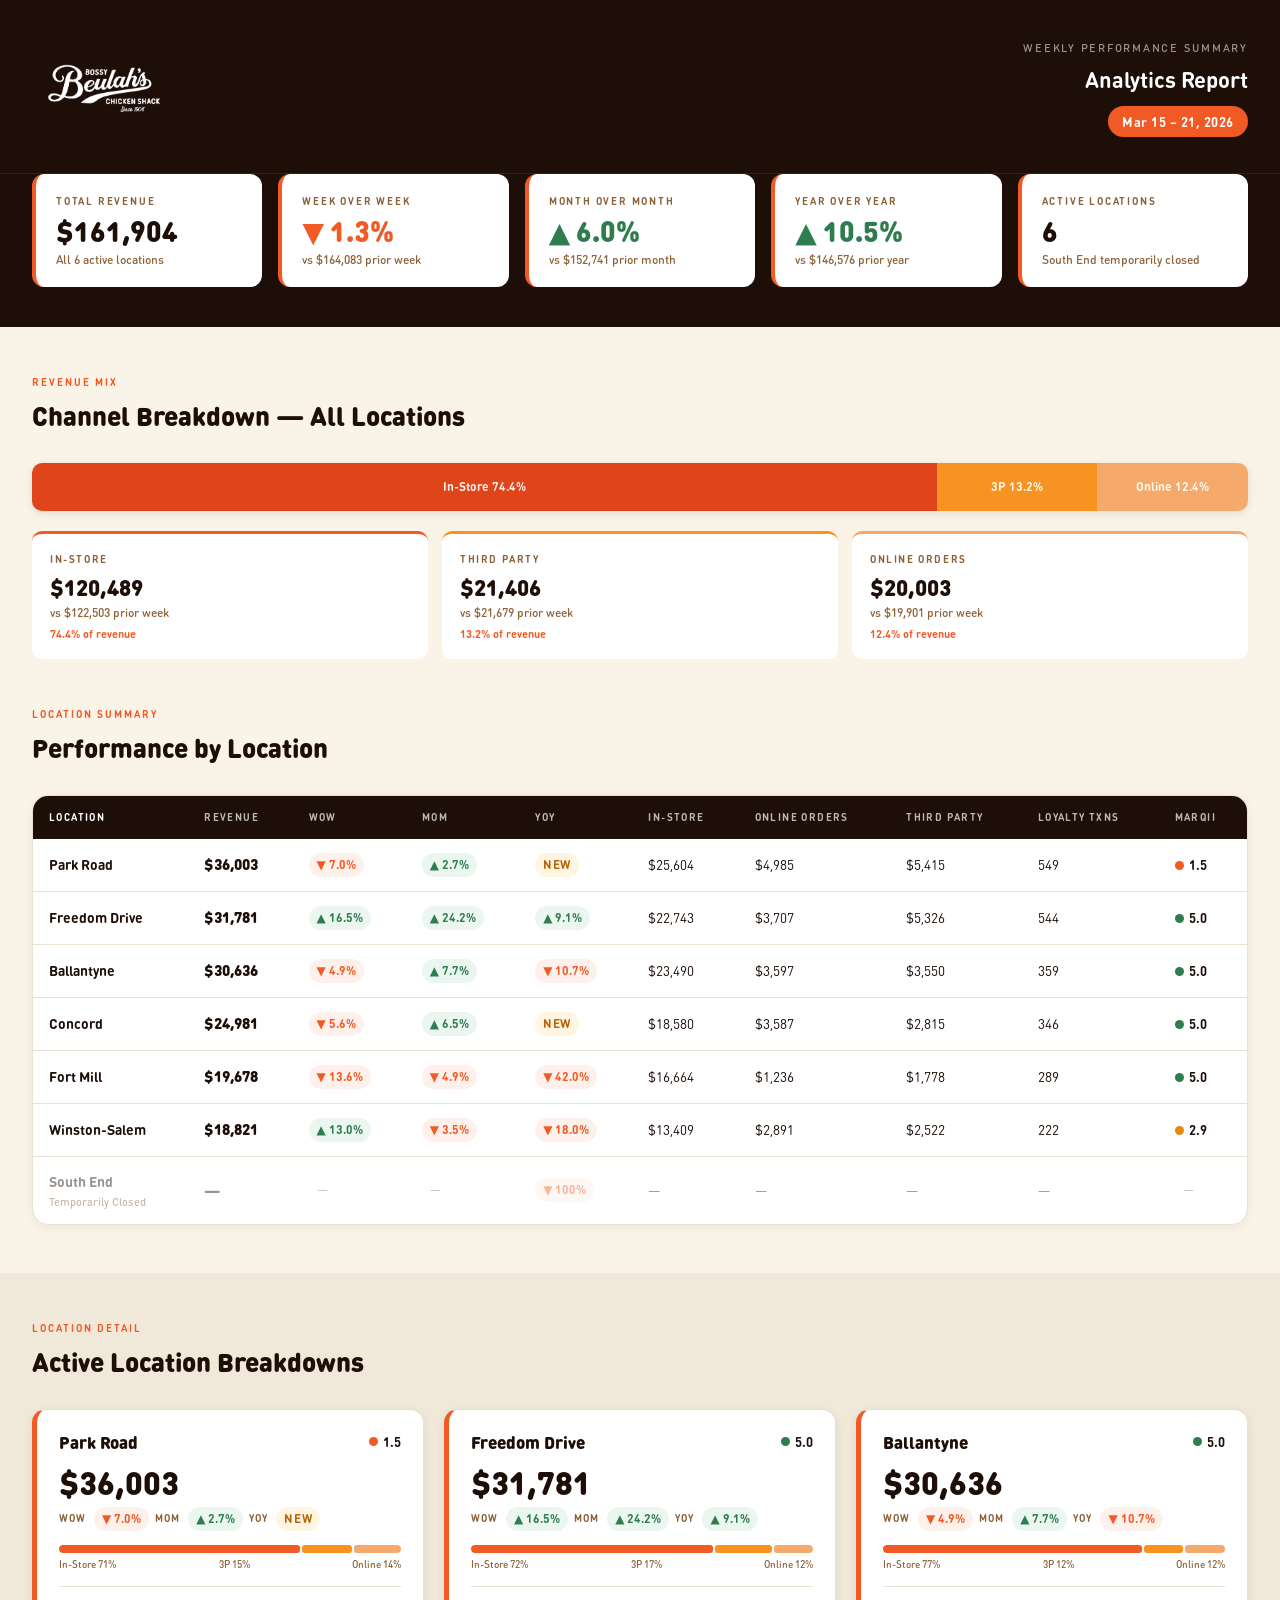
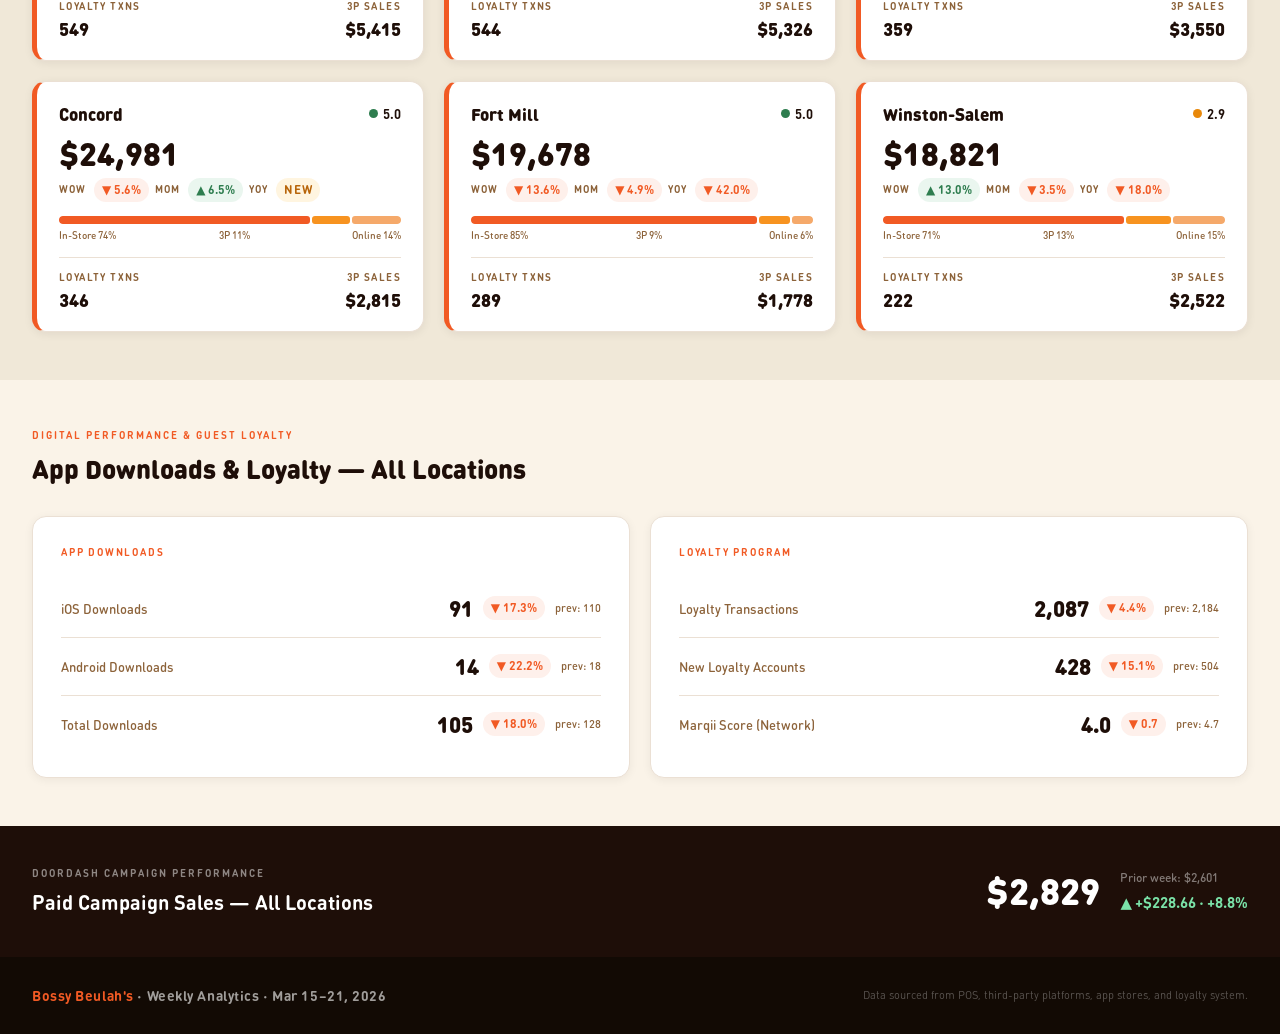
<file: index.html>
<!DOCTYPE html>
<html lang="en">
<head>
  <meta charset="UTF-8" />
  <meta name="viewport" content="width=device-width, initial-scale=1.0" />
  <title>Bossy Beulah's — Weekly Analytics Report · Mar 15–21, 2026</title>
  <link rel="stylesheet" href="./css/fonts.css" />
  <link rel="stylesheet" href="./css/report.css" />
</head>
<body>

  <!-- ============================================================
       1. REPORT HEADER
       ============================================================ -->
  <header class="report-header page-section">
    <div class="inner">
      <img
        class="header-logo"
        src="./00_Brand Assets/Logos/BossyBeauts_MAIN_WHITE.png"
        alt="Bossy Beulah's Chicken Shack"
      />
      <div class="header-right">
        <p class="header-label">Weekly Performance Summary</p>
        <p class="header-title">Analytics Report</p>
        <span class="header-date">Mar 15 – 21, 2026</span>
      </div>
    </div>
  </header>

  <!-- ============================================================
       2. ALL LOCATIONS KPI STRIP
       ============================================================ -->
  <section class="kpi-strip page-section">
    <div class="inner">
      <div class="kpi-tile">
        <p class="kpi-tile-label">Total Revenue</p>
        <p class="kpi-tile-value">$161,904</p>
        <p class="kpi-tile-sub">All 6 active locations</p>
      </div>
      <div class="kpi-tile">
        <p class="kpi-tile-label">Week over Week</p>
        <p class="kpi-tile-value negative">▼ 1.3%</p>
        <p class="kpi-tile-sub">vs $164,083 prior week</p>
      </div>
      <div class="kpi-tile">
        <p class="kpi-tile-label">Month over Month</p>
        <p class="kpi-tile-value positive">▲ 6.0%</p>
        <p class="kpi-tile-sub">vs $152,741 prior month</p>
      </div>
      <div class="kpi-tile">
        <p class="kpi-tile-label">Year over Year</p>
        <p class="kpi-tile-value positive">▲ 10.5%</p>
        <p class="kpi-tile-sub">vs $146,576 prior year</p>
      </div>
      <div class="kpi-tile">
        <p class="kpi-tile-label">Active Locations</p>
        <p class="kpi-tile-value">6</p>
        <p class="kpi-tile-sub">South End temporarily closed</p>
      </div>
    </div>
  </section>

  <!-- ============================================================
       3. REVENUE CHANNEL BREAKDOWN
       ============================================================ -->
  <section class="channel-section page-section">
    <div class="inner">
      <p class="section-eyebrow">Revenue Mix</p>
      <p class="section-title">Channel Breakdown — All Locations</p>

      <div class="channel-bar-wrap">
        <div class="channel-bar-seg channel-seg-instore">In-Store 74.4%</div>
        <div class="channel-bar-seg channel-seg-3p">3P 13.2%</div>
        <div class="channel-bar-seg channel-seg-online">Online 12.4%</div>
      </div>

      <div class="channel-tiles">
        <div class="channel-tile c-instore">
          <p class="channel-tile-label">In-Store</p>
          <p class="channel-tile-value">$120,489</p>
          <p class="channel-tile-sub">vs $122,503 prior week</p>
          <p class="channel-tile-share">74.4% of revenue</p>
        </div>
        <div class="channel-tile c-3p">
          <p class="channel-tile-label">Third Party</p>
          <p class="channel-tile-value">$21,406</p>
          <p class="channel-tile-sub">vs $21,679 prior week</p>
          <p class="channel-tile-share">13.2% of revenue</p>
        </div>
        <div class="channel-tile c-online">
          <p class="channel-tile-label">Online Orders</p>
          <p class="channel-tile-value">$20,003</p>
          <p class="channel-tile-sub">vs $19,901 prior week</p>
          <p class="channel-tile-share">12.4% of revenue</p>
        </div>
      </div>
    </div>
  </section>

  <!-- ============================================================
       4. LOCATION PERFORMANCE TABLE
       ============================================================ -->
  <section class="table-section page-section">
    <div class="inner">
      <p class="section-eyebrow">Location Summary</p>
      <p class="section-title">Performance by Location</p>
      <div class="card-panel">
        <div class="table-scroll">
          <table>
            <thead>
              <tr>
                <th>Location</th>
                <th>Revenue</th>
                <th>WoW</th>
                <th>MoM</th>
                <th>YoY</th>
                <th>In-Store</th>
                <th>Online Orders</th>
                <th>Third Party</th>
                <th>Loyalty Txns</th>
                <th>Marqii</th>
              </tr>
            </thead>
            <tbody>
              <tr>
                <td>
                  <div class="td-location">Park Road</div>
                </td>
                <td class="td-revenue">$36,003</td>
                <td><span class="delta down">▼ 7.0%</span></td>
                <td><span class="delta up">▲ 2.7%</span></td>
                <td><span class="delta new">NEW</span></td>
                <td>$25,604</td>
                <td>$4,985</td>
                <td>$5,415</td>
                <td>549</td>
                <td>
                  <span class="marqii-badge">
                    <span class="marqii-dot red"></span>1.5
                  </span>
                </td>
              </tr>
              <tr>
                <td>
                  <div class="td-location">Freedom Drive</div>
                </td>
                <td class="td-revenue">$31,781</td>
                <td><span class="delta up">▲ 16.5%</span></td>
                <td><span class="delta up">▲ 24.2%</span></td>
                <td><span class="delta up">▲ 9.1%</span></td>
                <td>$22,743</td>
                <td>$3,707</td>
                <td>$5,326</td>
                <td>544</td>
                <td>
                  <span class="marqii-badge">
                    <span class="marqii-dot green"></span>5.0
                  </span>
                </td>
              </tr>
              <tr>
                <td>
                  <div class="td-location">Ballantyne</div>
                </td>
                <td class="td-revenue">$30,636</td>
                <td><span class="delta down">▼ 4.9%</span></td>
                <td><span class="delta up">▲ 7.7%</span></td>
                <td><span class="delta down">▼ 10.7%</span></td>
                <td>$23,490</td>
                <td>$3,597</td>
                <td>$3,550</td>
                <td>359</td>
                <td>
                  <span class="marqii-badge">
                    <span class="marqii-dot green"></span>5.0
                  </span>
                </td>
              </tr>
              <tr>
                <td>
                  <div class="td-location">Concord</div>
                </td>
                <td class="td-revenue">$24,981</td>
                <td><span class="delta down">▼ 5.6%</span></td>
                <td><span class="delta up">▲ 6.5%</span></td>
                <td><span class="delta new">NEW</span></td>
                <td>$18,580</td>
                <td>$3,587</td>
                <td>$2,815</td>
                <td>346</td>
                <td>
                  <span class="marqii-badge">
                    <span class="marqii-dot green"></span>5.0
                  </span>
                </td>
              </tr>
              <tr>
                <td>
                  <div class="td-location">Fort Mill</div>
                </td>
                <td class="td-revenue">$19,678</td>
                <td><span class="delta down">▼ 13.6%</span></td>
                <td><span class="delta down">▼ 4.9%</span></td>
                <td><span class="delta down">▼ 42.0%</span></td>
                <td>$16,664</td>
                <td>$1,236</td>
                <td>$1,778</td>
                <td>289</td>
                <td>
                  <span class="marqii-badge">
                    <span class="marqii-dot green"></span>5.0
                  </span>
                </td>
              </tr>
              <tr>
                <td>
                  <div class="td-location">Winston-Salem</div>
                </td>
                <td class="td-revenue">$18,821</td>
                <td><span class="delta up">▲ 13.0%</span></td>
                <td><span class="delta down">▼ 3.5%</span></td>
                <td><span class="delta down">▼ 18.0%</span></td>
                <td>$13,409</td>
                <td>$2,891</td>
                <td>$2,522</td>
                <td>222</td>
                <td>
                  <span class="marqii-badge">
                    <span class="marqii-dot amber"></span>2.9
                  </span>
                </td>
              </tr>
              <tr class="row-closed">
                <td>
                  <div class="td-location">South End</div>
                  <div class="td-closed-note">Temporarily Closed</div>
                </td>
                <td class="td-revenue">—</td>
                <td><span class="delta na">—</span></td>
                <td><span class="delta na">—</span></td>
                <td><span class="delta down">▼ 100%</span></td>
                <td>—</td>
                <td>—</td>
                <td>—</td>
                <td>—</td>
                <td><span class="delta na">—</span></td>
              </tr>
            </tbody>
          </table>
        </div>
      </div>
    </div>
  </section>

  <!-- ============================================================
       5. LOCATION DETAIL CARDS
       ============================================================ -->
  <section class="cards-section page-section">
    <div class="inner">
      <p class="section-eyebrow">Location Detail</p>
      <p class="section-title">Active Location Breakdowns</p>

      <div class="cards-grid">

        <!-- Park Road -->
        <div class="loc-card">
          <div class="loc-card-header">
            <div class="loc-card-name">Park Road</div>
            <span class="marqii-badge">
              <span class="marqii-dot red"></span>1.5
            </span>
          </div>
          <div>
            <div class="loc-card-revenue">$36,003</div>
            <div class="loc-card-deltas" style="margin-top:8px;">
              <span class="delta-label">WoW</span>
              <span class="delta down">▼ 7.0%</span>
              <span class="delta-label">MoM</span>
              <span class="delta up">▲ 2.7%</span>
              <span class="delta-label">YoY</span>
              <span class="delta new">NEW</span>
            </div>
          </div>
          <div>
            <div class="mini-bar-wrap">
              <div class="mini-seg mini-seg-instore" style="flex:71.1;"></div>
              <div class="mini-seg mini-seg-3p"      style="flex:15.0;"></div>
              <div class="mini-seg mini-seg-online"  style="flex:13.8;"></div>
            </div>
            <div class="mini-bar-labels">
              <span class="mini-bar-label">In-Store 71%</span>
              <span class="mini-bar-label">3P 15%</span>
              <span class="mini-bar-label">Online 14%</span>
            </div>
          </div>
          <div class="loc-card-footer">
            <div class="loc-metric-group">
              <span class="loc-metric-label">Loyalty Txns</span>
              <span class="loc-metric-value">549</span>
            </div>
            <div class="loc-metric-group" style="text-align:right;">
              <span class="loc-metric-label">3P Sales</span>
              <span class="loc-metric-value">$5,415</span>
            </div>
          </div>
        </div>

        <!-- Freedom Drive -->
        <div class="loc-card">
          <div class="loc-card-header">
            <div class="loc-card-name">Freedom Drive</div>
            <span class="marqii-badge">
              <span class="marqii-dot green"></span>5.0
            </span>
          </div>
          <div>
            <div class="loc-card-revenue">$31,781</div>
            <div class="loc-card-deltas" style="margin-top:8px;">
              <span class="delta-label">WoW</span>
              <span class="delta up">▲ 16.5%</span>
              <span class="delta-label">MoM</span>
              <span class="delta up">▲ 24.2%</span>
              <span class="delta-label">YoY</span>
              <span class="delta up">▲ 9.1%</span>
            </div>
          </div>
          <div>
            <div class="mini-bar-wrap">
              <div class="mini-seg mini-seg-instore" style="flex:71.6;"></div>
              <div class="mini-seg mini-seg-3p"      style="flex:16.8;"></div>
              <div class="mini-seg mini-seg-online"  style="flex:11.7;"></div>
            </div>
            <div class="mini-bar-labels">
              <span class="mini-bar-label">In-Store 72%</span>
              <span class="mini-bar-label">3P 17%</span>
              <span class="mini-bar-label">Online 12%</span>
            </div>
          </div>
          <div class="loc-card-footer">
            <div class="loc-metric-group">
              <span class="loc-metric-label">Loyalty Txns</span>
              <span class="loc-metric-value">544</span>
            </div>
            <div class="loc-metric-group" style="text-align:right;">
              <span class="loc-metric-label">3P Sales</span>
              <span class="loc-metric-value">$5,326</span>
            </div>
          </div>
        </div>

        <!-- Ballantyne -->
        <div class="loc-card">
          <div class="loc-card-header">
            <div class="loc-card-name">Ballantyne</div>
            <span class="marqii-badge">
              <span class="marqii-dot green"></span>5.0
            </span>
          </div>
          <div>
            <div class="loc-card-revenue">$30,636</div>
            <div class="loc-card-deltas" style="margin-top:8px;">
              <span class="delta-label">WoW</span>
              <span class="delta down">▼ 4.9%</span>
              <span class="delta-label">MoM</span>
              <span class="delta up">▲ 7.7%</span>
              <span class="delta-label">YoY</span>
              <span class="delta down">▼ 10.7%</span>
            </div>
          </div>
          <div>
            <div class="mini-bar-wrap">
              <div class="mini-seg mini-seg-instore" style="flex:76.7;"></div>
              <div class="mini-seg mini-seg-3p"      style="flex:11.6;"></div>
              <div class="mini-seg mini-seg-online"  style="flex:11.7;"></div>
            </div>
            <div class="mini-bar-labels">
              <span class="mini-bar-label">In-Store 77%</span>
              <span class="mini-bar-label">3P 12%</span>
              <span class="mini-bar-label">Online 12%</span>
            </div>
          </div>
          <div class="loc-card-footer">
            <div class="loc-metric-group">
              <span class="loc-metric-label">Loyalty Txns</span>
              <span class="loc-metric-value">359</span>
            </div>
            <div class="loc-metric-group" style="text-align:right;">
              <span class="loc-metric-label">3P Sales</span>
              <span class="loc-metric-value">$3,550</span>
            </div>
          </div>
        </div>

        <!-- Concord -->
        <div class="loc-card">
          <div class="loc-card-header">
            <div class="loc-card-name">Concord</div>
            <span class="marqii-badge">
              <span class="marqii-dot green"></span>5.0
            </span>
          </div>
          <div>
            <div class="loc-card-revenue">$24,981</div>
            <div class="loc-card-deltas" style="margin-top:8px;">
              <span class="delta-label">WoW</span>
              <span class="delta down">▼ 5.6%</span>
              <span class="delta-label">MoM</span>
              <span class="delta up">▲ 6.5%</span>
              <span class="delta-label">YoY</span>
              <span class="delta new">NEW</span>
            </div>
          </div>
          <div>
            <div class="mini-bar-wrap">
              <div class="mini-seg mini-seg-instore" style="flex:74.4;"></div>
              <div class="mini-seg mini-seg-3p"      style="flex:11.3;"></div>
              <div class="mini-seg mini-seg-online"  style="flex:14.4;"></div>
            </div>
            <div class="mini-bar-labels">
              <span class="mini-bar-label">In-Store 74%</span>
              <span class="mini-bar-label">3P 11%</span>
              <span class="mini-bar-label">Online 14%</span>
            </div>
          </div>
          <div class="loc-card-footer">
            <div class="loc-metric-group">
              <span class="loc-metric-label">Loyalty Txns</span>
              <span class="loc-metric-value">346</span>
            </div>
            <div class="loc-metric-group" style="text-align:right;">
              <span class="loc-metric-label">3P Sales</span>
              <span class="loc-metric-value">$2,815</span>
            </div>
          </div>
        </div>

        <!-- Fort Mill -->
        <div class="loc-card">
          <div class="loc-card-header">
            <div class="loc-card-name">Fort Mill</div>
            <span class="marqii-badge">
              <span class="marqii-dot green"></span>5.0
            </span>
          </div>
          <div>
            <div class="loc-card-revenue">$19,678</div>
            <div class="loc-card-deltas" style="margin-top:8px;">
              <span class="delta-label">WoW</span>
              <span class="delta down">▼ 13.6%</span>
              <span class="delta-label">MoM</span>
              <span class="delta down">▼ 4.9%</span>
              <span class="delta-label">YoY</span>
              <span class="delta down">▼ 42.0%</span>
            </div>
          </div>
          <div>
            <div class="mini-bar-wrap">
              <div class="mini-seg mini-seg-instore" style="flex:84.7;"></div>
              <div class="mini-seg mini-seg-3p"      style="flex:9.0;"></div>
              <div class="mini-seg mini-seg-online"  style="flex:6.3;"></div>
            </div>
            <div class="mini-bar-labels">
              <span class="mini-bar-label">In-Store 85%</span>
              <span class="mini-bar-label">3P 9%</span>
              <span class="mini-bar-label">Online 6%</span>
            </div>
          </div>
          <div class="loc-card-footer">
            <div class="loc-metric-group">
              <span class="loc-metric-label">Loyalty Txns</span>
              <span class="loc-metric-value">289</span>
            </div>
            <div class="loc-metric-group" style="text-align:right;">
              <span class="loc-metric-label">3P Sales</span>
              <span class="loc-metric-value">$1,778</span>
            </div>
          </div>
        </div>

        <!-- Winston-Salem -->
        <div class="loc-card">
          <div class="loc-card-header">
            <div class="loc-card-name">Winston-Salem</div>
            <span class="marqii-badge">
              <span class="marqii-dot amber"></span>2.9
            </span>
          </div>
          <div>
            <div class="loc-card-revenue">$18,821</div>
            <div class="loc-card-deltas" style="margin-top:8px;">
              <span class="delta-label">WoW</span>
              <span class="delta up">▲ 13.0%</span>
              <span class="delta-label">MoM</span>
              <span class="delta down">▼ 3.5%</span>
              <span class="delta-label">YoY</span>
              <span class="delta down">▼ 18.0%</span>
            </div>
          </div>
          <div>
            <div class="mini-bar-wrap">
              <div class="mini-seg mini-seg-instore" style="flex:71.2;"></div>
              <div class="mini-seg mini-seg-3p"      style="flex:13.4;"></div>
              <div class="mini-seg mini-seg-online"  style="flex:15.4;"></div>
            </div>
            <div class="mini-bar-labels">
              <span class="mini-bar-label">In-Store 71%</span>
              <span class="mini-bar-label">3P 13%</span>
              <span class="mini-bar-label">Online 15%</span>
            </div>
          </div>
          <div class="loc-card-footer">
            <div class="loc-metric-group">
              <span class="loc-metric-label">Loyalty Txns</span>
              <span class="loc-metric-value">222</span>
            </div>
            <div class="loc-metric-group" style="text-align:right;">
              <span class="loc-metric-label">3P Sales</span>
              <span class="loc-metric-value">$2,522</span>
            </div>
          </div>
        </div>

      </div><!-- /cards-grid -->
    </div>
  </section>

  <!-- ============================================================
       6. DIGITAL & LOYALTY
       ============================================================ -->
  <section class="digital-section page-section">
    <div class="inner">
      <p class="section-eyebrow">Digital Performance &amp; Guest Loyalty</p>
      <p class="section-title">App Downloads &amp; Loyalty — All Locations</p>

      <div class="two-col">

        <!-- App Downloads -->
        <div class="stat-panel">
          <p class="stat-panel-title">App Downloads</p>
          <div class="stat-row">
            <span class="stat-label">iOS Downloads</span>
            <div class="stat-right">
              <span class="stat-value">91</span>
              <span class="delta down">▼ 17.3%</span>
              <span class="stat-prev">prev: 110</span>
            </div>
          </div>
          <div class="stat-row">
            <span class="stat-label">Android Downloads</span>
            <div class="stat-right">
              <span class="stat-value">14</span>
              <span class="delta down">▼ 22.2%</span>
              <span class="stat-prev">prev: 18</span>
            </div>
          </div>
          <div class="stat-row">
            <span class="stat-label">Total Downloads</span>
            <div class="stat-right">
              <span class="stat-value">105</span>
              <span class="delta down">▼ 18.0%</span>
              <span class="stat-prev">prev: 128</span>
            </div>
          </div>
        </div>

        <!-- Loyalty -->
        <div class="stat-panel">
          <p class="stat-panel-title">Loyalty Program</p>
          <div class="stat-row">
            <span class="stat-label">Loyalty Transactions</span>
            <div class="stat-right">
              <span class="stat-value">2,087</span>
              <span class="delta down">▼ 4.4%</span>
              <span class="stat-prev">prev: 2,184</span>
            </div>
          </div>
          <div class="stat-row">
            <span class="stat-label">New Loyalty Accounts</span>
            <div class="stat-right">
              <span class="stat-value">428</span>
              <span class="delta down">▼ 15.1%</span>
              <span class="stat-prev">prev: 504</span>
            </div>
          </div>
          <div class="stat-row">
            <span class="stat-label">Marqii Score (Network)</span>
            <div class="stat-right">
              <span class="stat-value">4.0</span>
              <span class="delta down">▼ 0.7</span>
              <span class="stat-prev">prev: 4.7</span>
            </div>
          </div>
        </div>

      </div>
    </div>
  </section>

  <!-- ============================================================
       7. DOORDASH CAMPAIGN
       ============================================================ -->
  <section class="dd-section page-section">
    <div class="inner">
      <div class="dd-inner">
        <div>
          <p class="dd-label">DoorDash Campaign Performance</p>
          <p class="dd-title">Paid Campaign Sales — All Locations</p>
        </div>
        <div class="dd-right">
          <div class="dd-value">$2,829</div>
          <div class="dd-meta">
            <span class="dd-prev">Prior week: $2,601</span>
            <span class="dd-delta">▲ +$228.66 · +8.8%</span>
          </div>
        </div>
      </div>
    </div>
  </section>

  <!-- ============================================================
       8. FOOTER
       ============================================================ -->
  <footer class="report-footer page-section">
    <div class="inner">
      <div class="footer-inner">
        <p class="footer-brand">
          <span>Bossy Beulah's</span> &middot; Weekly Analytics &middot; Mar 15–21, 2026
        </p>
        <p class="footer-note">
          Data sourced from POS, third-party platforms, app stores, and loyalty system.
        </p>
      </div>
    </div>
  </footer>

</body>
</html>
</file>
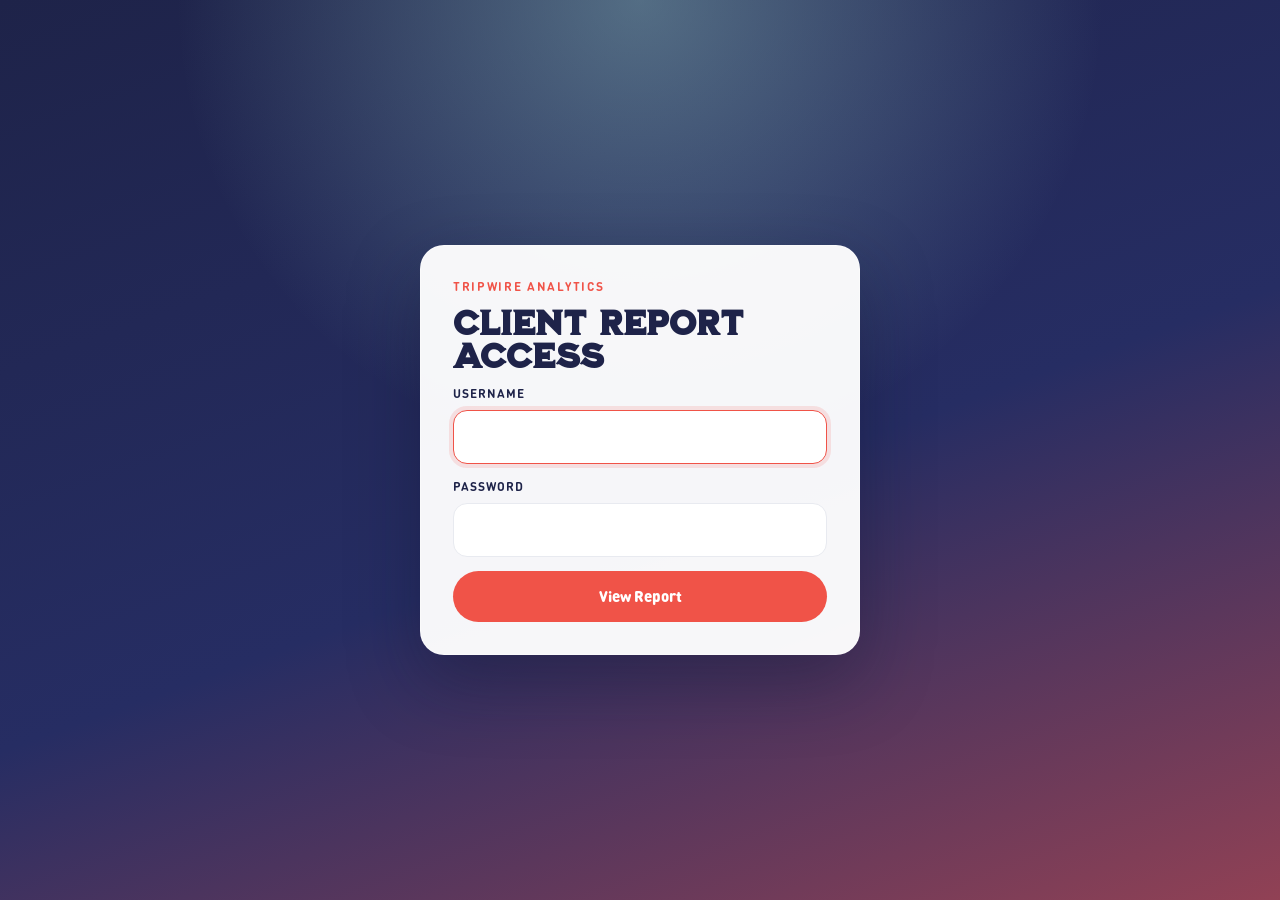
<file: bossy_beulahs/index.html>
<!DOCTYPE html>
<html lang="en">
<head>
  <meta charset="UTF-8" />
  <meta name="viewport" content="width=device-width, initial-scale=1.0" />
  <title>Bossy Beulah's — Weekly Analytics Report · Bright</title>
  <link rel="icon" type="image/svg+xml" href="./favicon.svg" />
  <link rel="stylesheet" href="./css/fonts.css" />
  <link rel="stylesheet" href="./css/report-bright.css" />
  <style>
    body.auth-pending .report-shell,
    body.auth-locked .report-shell {
      display: none;
    }

    body.auth-pending .auth-overlay,
    body.auth-allowed .auth-overlay {
      display: none;
    }
  </style>
</head>
<body class="auth-pending">

  <div class="auth-overlay" id="auth-overlay" aria-hidden="true">
    <div class="auth-card">
      <p class="auth-eyebrow">Tripwire Analytics</p>
      <h1 class="auth-title">Client Report Access</h1>

      <form class="auth-form" id="auth-form" novalidate>
        <label class="auth-field" for="auth-username">
          <span>Username</span>
          <input id="auth-username" name="username" type="text" autocomplete="username" required />
        </label>

        <label class="auth-field" for="auth-password">
          <span>Password</span>
          <input id="auth-password" name="password" type="password" autocomplete="current-password" required />
        </label>

        <p class="auth-error" id="auth-error" role="alert" hidden>Incorrect username or password.</p>

        <button class="auth-submit" type="submit">View Report</button>
      </form>
    </div>
  </div>

  <div class="report-shell">

  <!-- ============================================================
       1. REPORT HEADER
       ============================================================ -->
  <header class="report-header page-section">
    <div class="inner">
      <img
        class="header-logo"
        src="./assets/Logos/BossyBeauts_MAIN_WHITE.png"
        alt="Bossy Beulah's Chicken Shack"
      />
      <div class="header-right">
        <div class="header-text">
          <p class="header-label">Weekly Performance Summary</p>
          <p class="header-title">Analytics Report</p>
        </div>
        <div class="header-controls">
          <div class="header-date-wrap">
            <select class="header-week-select" id="week-select" aria-label="Select reporting week">
              <option value="2026-03-29">Mar 29 – Apr 4, 2026</option>
              <option value="2026-03-22">Mar 22 – 28, 2026</option>
              <option value="2026-03-15">Mar 15 – 21, 2026</option>
            </select>
            <span class="header-date-chevron">▾</span>
          </div>
          <button class="header-logout" id="logout-button" type="button" hidden>Log Out</button>
        </div>
      </div>
    </div>
  </header>

  <!-- ============================================================
       2. ALL LOCATIONS KPI STRIP
       ============================================================ -->
  <section class="kpi-strip page-section">
    <div class="inner">
      <div class="kpi-tile">
        <p class="kpi-tile-label">Total Revenue</p>
        <p class="kpi-tile-value" data-wf="kpi_rev">$176,767</p>
        <p class="kpi-tile-sub">All 6 active locations</p>
      </div>
      <div class="kpi-tile">
        <p class="kpi-tile-label">Week over Week</p>
        <p class="kpi-tile-value positive" data-wf="kpi_wow_val" data-wf-kpi-dir="kpi_wow_dir">▲ 9.2%</p>
        <p class="kpi-tile-sub" data-wf="kpi_wow_prev">vs $161,904 prior week</p>
      </div>
      <div class="kpi-tile">
        <p class="kpi-tile-label">Month over Month</p>
        <p class="kpi-tile-value positive" data-wf="kpi_mom_val" data-wf-kpi-dir="kpi_mom_dir">▲ 18.5%</p>
        <p class="kpi-tile-sub" data-wf="kpi_mom_prev">vs $149,178 prior month</p>
      </div>
      <div class="kpi-tile">
        <p class="kpi-tile-label">Year over Year</p>
        <p class="kpi-tile-value positive" data-wf="kpi_yoy_val" data-wf-kpi-dir="kpi_yoy_dir">▲ 22.0%</p>
        <p class="kpi-tile-sub" data-wf="kpi_yoy_prev">vs $144,900 prior year</p>
      </div>
      <div class="kpi-tile">
        <p class="kpi-tile-label">Active Locations</p>
        <p class="kpi-tile-value">6</p>
        <p class="kpi-tile-sub">South End temporarily closed</p>
      </div>
      <div class="kpi-tile">
        <p class="kpi-tile-label">Loyalty Members</p>
        <p class="kpi-tile-value" data-wf="kpi_loyalty">521</p>
        <p class="kpi-tile-sub" data-wf="kpi_loyalty_sub">▲ 21.7% vs 428 prior week</p>
      </div>
    </div>
  </section>

  <!-- ============================================================
       3. REVENUE CHANNEL BREAKDOWN
       ============================================================ -->
  <section class="channel-section page-section">
    <div class="inner">
      <p class="section-eyebrow">Revenue Mix</p>
      <p class="section-title">Channel Breakdown — All Locations</p>

      <div class="channel-bar-wrap">
        <div class="channel-bar-seg channel-seg-instore" data-wf-flex="ch_instore_flex" style="flex:77.4"><span class="seg-label">In-Store</span><span class="seg-pct" data-wf="ch_instore_pct" data-wf-mob-w="ch_instore_mob">77.4%</span></div>
        <div class="channel-bar-seg channel-seg-3p"      data-wf-flex="ch_3p_flex"      style="flex:12.2"><span class="seg-label">3P</span><span class="seg-pct" data-wf="ch_3p_pct" data-wf-mob-w="ch_3p_mob">12.2%</span></div>
        <div class="channel-bar-seg channel-seg-online"  data-wf-flex="ch_online_flex"  style="flex:10.4"><span class="seg-label">Online</span><span class="seg-pct" data-wf="ch_online_pct" data-wf-mob-w="ch_online_mob">10.4%</span></div>
      </div>

      <div class="channel-tiles">
        <div class="channel-tile c-instore">
          <p class="channel-tile-label">In-Store</p>
          <p class="channel-tile-value" data-wf="ch_instore_rev">$136,788</p>
          <p class="channel-tile-sub" data-wf="ch_instore_prev">vs $120,489 prior week</p>
          <p class="channel-tile-share" data-wf="ch_instore_share">77.4% of revenue</p>
        </div>
        <div class="channel-tile c-3p">
          <p class="channel-tile-label">Third Party</p>
          <p class="channel-tile-value" data-wf="ch_3p_rev">$21,599</p>
          <p class="channel-tile-sub" data-wf="ch_3p_prev">vs $21,412 prior week</p>
          <p class="channel-tile-share" data-wf="ch_3p_share">12.2% of revenue</p>
        </div>
        <div class="channel-tile c-online">
          <p class="channel-tile-label">Online Orders</p>
          <p class="channel-tile-value" data-wf="ch_online_rev">$18,435</p>
          <p class="channel-tile-sub" data-wf="ch_online_prev">vs $20,003 prior week</p>
          <p class="channel-tile-share" data-wf="ch_online_share">10.4% of revenue</p>
        </div>
      </div>
    </div>
  </section>

  <!-- ============================================================
       4 + 5. LOCATION DATA — TABLE / CARD TOGGLE
       ============================================================ -->
  <section class="locations-section page-section" id="locations-section">
    <div class="inner">

      <!-- Section header + toggle -->
      <div class="locations-header">
        <div>
          <p class="section-eyebrow" id="loc-eyebrow">Location Summary</p>
          <p class="section-title" id="loc-title">Performance by Location</p>
        </div>
        <div class="view-toggle">
          <span class="toggle-label" id="label-table">Table</span>
          <label class="toggle-switch">
            <input type="checkbox" id="view-toggle-input" checked>
            <span class="toggle-track"><span class="toggle-thumb"></span></span>
          </label>
          <span class="toggle-label" id="label-cards">Cards</span>
        </div>
      </div>

      <!-- TABLE VIEW -->
      <div id="view-table" style="display:none;">
        <div class="card-panel">
          <div class="table-scroll">
            <table>
              <thead>
                <tr>
                  <th>Location</th>
                  <th>Revenue</th>
                  <th>WoW</th>
                  <th>MoM</th>
                  <th>YoY</th>
                  <th>In-Store</th>
                  <th>Online Orders</th>
                  <th>Third Party</th>
                  <th>Loyalty Txns</th>
                  <th>Marqii</th>
                </tr>
              </thead>
              <tbody>
                <tr>
                  <td><div class="td-location">Park Road</div></td>
                  <td class="td-revenue" data-wf="pr_rev">$39,656</td>
                  <td><span class="delta up" data-wf="pr_wow" data-wf-delta="pr_wow_dir">▲ 10.1%</span></td>
                  <td><span class="delta up" data-wf="pr_mom" data-wf-delta="pr_mom_dir">▲ 16.5%</span></td>
                  <td><span class="delta new" data-wf="pr_yoy" data-wf-delta="pr_yoy_dir">NEW</span></td>
                  <td data-wf="pr_instore">$30,353</td>
                  <td data-wf="pr_online">$4,489</td>
                  <td data-wf="pr_3p">$4,814</td>
                  <td data-wf="pr_loyalty">585</td>
                  <td><span class="marqii-badge"><span class="marqii-dot amber" data-wf-dot="pr_dot"></span><span data-wf="pr_marqii">3.7</span></span></td>
                </tr>
                <tr>
                  <td><div class="td-location">Freedom Drive</div></td>
                  <td class="td-revenue" data-wf="fd_rev">$32,247</td>
                  <td><span class="delta up" data-wf="fd_wow" data-wf-delta="fd_wow_dir">▲ 1.5%</span></td>
                  <td><span class="delta up" data-wf="fd_mom" data-wf-delta="fd_mom_dir">▲ 27.8%</span></td>
                  <td><span class="delta down" data-wf="fd_yoy" data-wf-delta="fd_yoy_dir">▼ 1.5%</span></td>
                  <td data-wf="fd_instore">$22,383</td>
                  <td data-wf="fd_online">$4,378</td>
                  <td data-wf="fd_3p">$5,486</td>
                  <td data-wf="fd_loyalty">377</td>
                  <td><span class="marqii-badge"><span class="marqii-dot green" data-wf-dot="fd_dot"></span><span data-wf="fd_marqii">5.0</span></span></td>
                </tr>
                <tr>
                  <td><div class="td-location">Ballantyne</div></td>
                  <td class="td-revenue" data-wf="bal_rev">$32,433</td>
                  <td><span class="delta up" data-wf="bal_wow" data-wf-delta="bal_wow_dir">▲ 5.9%</span></td>
                  <td><span class="delta up" data-wf="bal_mom" data-wf-delta="bal_mom_dir">▲ 35.4%</span></td>
                  <td><span class="delta down" data-wf="bal_yoy" data-wf-delta="bal_yoy_dir">▼ 5.2%</span></td>
                  <td data-wf="bal_instore">$25,841</td>
                  <td data-wf="bal_online">$2,822</td>
                  <td data-wf="bal_3p">$3,771</td>
                  <td data-wf="bal_loyalty">393</td>
                  <td><span class="marqii-badge"><span class="marqii-dot green" data-wf-dot="bal_dot"></span><span data-wf="bal_marqii">5.0</span></span></td>
                </tr>
                <tr>
                  <td><div class="td-location">Concord</div></td>
                  <td class="td-revenue" data-wf="con_rev">$26,994</td>
                  <td><span class="delta up" data-wf="con_wow" data-wf-delta="con_wow_dir">▲ 8.1%</span></td>
                  <td><span class="delta up" data-wf="con_mom" data-wf-delta="con_mom_dir">▲ 1.7%</span></td>
                  <td><span class="delta new" data-wf="con_yoy" data-wf-delta="con_yoy_dir">NEW</span></td>
                  <td data-wf="con_instore">$21,947</td>
                  <td data-wf="con_online">$2,357</td>
                  <td data-wf="con_3p">$2,690</td>
                  <td data-wf="con_loyalty">402</td>
                  <td><span class="marqii-badge"><span class="marqii-dot green" data-wf-dot="con_dot"></span><span data-wf="con_marqii">5.0</span></span></td>
                </tr>
                <tr>
                  <td><div class="td-location">Fort Mill</div></td>
                  <td class="td-revenue" data-wf="fm_rev">$24,835</td>
                  <td><span class="delta up" data-wf="fm_wow" data-wf-delta="fm_wow_dir">▲ 26.2%</span></td>
                  <td><span class="delta up" data-wf="fm_mom" data-wf-delta="fm_mom_dir">▲ 24.3%</span></td>
                  <td><span class="delta down" data-wf="fm_yoy" data-wf-delta="fm_yoy_dir">▼ 12.3%</span></td>
                  <td data-wf="fm_instore">$20,634</td>
                  <td data-wf="fm_online">$2,399</td>
                  <td data-wf="fm_3p">$1,857</td>
                  <td data-wf="fm_loyalty">302</td>
                  <td><span class="marqii-badge"><span class="marqii-dot amber" data-wf-dot="fm_dot"></span><span data-wf="fm_marqii">4.5</span></span></td>
                </tr>
                <tr>
                  <td><div class="td-location">Winston-Salem</div></td>
                  <td class="td-revenue" data-wf="ws_rev">$20,602</td>
                  <td><span class="delta up" data-wf="ws_wow" data-wf-delta="ws_wow_dir">▲ 9.5%</span></td>
                  <td><span class="delta up" data-wf="ws_mom" data-wf-delta="ws_mom_dir">▲ 6.1%</span></td>
                  <td><span class="delta down" data-wf="ws_yoy" data-wf-delta="ws_yoy_dir">▼ 17.7%</span></td>
                  <td data-wf="ws_instore">$15,630</td>
                  <td data-wf="ws_online">$1,991</td>
                  <td data-wf="ws_3p">$2,981</td>
                  <td data-wf="ws_loyalty">242</td>
                  <td><span class="marqii-badge"><span class="marqii-dot amber" data-wf-dot="ws_dot"></span><span data-wf="ws_marqii">3.6</span></span></td>
                </tr>
                <tr class="row-closed">
                  <td>
                    <div class="td-location">South End</div>
                    <div class="td-closed-note">Temporarily Closed</div>
                  </td>
                  <td class="td-revenue">—</td>
                  <td><span class="delta na">—</span></td>
                  <td><span class="delta na">—</span></td>
                  <td><span class="delta down">▼ 100%</span></td>
                  <td>—</td>
                  <td>—</td>
                  <td>—</td>
                  <td>—</td>
                  <td><span class="delta na">—</span></td>
                </tr>
              </tbody>
            </table>
          </div>
        </div>
      </div><!-- /view-table -->

      <!-- CARD VIEW (default) -->
      <div id="view-cards">
        <div class="cards-grid">

          <!-- Park Road -->
          <div class="loc-card">
            <div class="loc-card-header">
              <div class="loc-card-name">Park Road</div>
              <span class="marqii-badge"><span class="marqii-dot amber" data-wf-dot="pr_dot"></span><span data-wf="pr_marqii_badge">Marqii 3.7</span></span>
            </div>
            <div>
              <div class="loc-card-revenue" data-wf="pr_rev">$39,656</div>
              <div class="loc-card-deltas" style="margin-top:8px;">
                <span class="delta-pair"><span class="delta-label">WoW</span><span class="delta up" data-wf="pr_wow" data-wf-delta="pr_wow_dir">▲ 10.1%</span></span>
                <span class="delta-pair"><span class="delta-label">MoM</span><span class="delta up" data-wf="pr_mom" data-wf-delta="pr_mom_dir">▲ 16.5%</span></span>
                <span class="delta-pair"><span class="delta-label">YoY</span><span class="delta new" data-wf="pr_yoy" data-wf-delta="pr_yoy_dir">NEW</span></span>
              </div>
            </div>
            <div>
              <div class="mini-bar-wrap">
                <div class="mini-seg mini-seg-instore" data-wf-flex="pr_mini_instore" style="flex:76.5;"></div>
                <div class="mini-seg mini-seg-3p"      data-wf-flex="pr_mini_3p"      style="flex:12.1;"></div>
                <div class="mini-seg mini-seg-online"  data-wf-flex="pr_mini_online"  style="flex:11.3;"></div>
              </div>
              <div class="mini-bar-labels">
                <span class="mini-bar-label" data-wf="pr_mini_instore_lbl">In-Store 77%</span>
                <span class="mini-bar-label" data-wf="pr_mini_3p_lbl">3P 12%</span>
                <span class="mini-bar-label" data-wf="pr_mini_online_lbl">Online 11%</span>
              </div>
            </div>
            <div class="loc-card-footer">
              <div class="loc-metric-group">
                <span class="loc-metric-label">Loyalty Txns</span>
                <span class="loc-metric-value" data-wf="pr_loyalty">585</span>
              </div>
              <div class="loc-metric-group" style="text-align:right;">
                <span class="loc-metric-label">3P Sales</span>
                <span class="loc-metric-value" data-wf="pr_3p">$4,814</span>
              </div>
            </div>
          </div>

          <!-- Freedom Drive -->
          <div class="loc-card">
            <div class="loc-card-header">
              <div class="loc-card-name">Freedom Drive</div>
              <span class="marqii-badge"><span class="marqii-dot green" data-wf-dot="fd_dot"></span><span data-wf="fd_marqii_badge">Marqii 5.0</span></span>
            </div>
            <div>
              <div class="loc-card-revenue" data-wf="fd_rev">$32,247</div>
              <div class="loc-card-deltas" style="margin-top:8px;">
                <span class="delta-pair"><span class="delta-label">WoW</span><span class="delta up" data-wf="fd_wow" data-wf-delta="fd_wow_dir">▲ 1.5%</span></span>
                <span class="delta-pair"><span class="delta-label">MoM</span><span class="delta up" data-wf="fd_mom" data-wf-delta="fd_mom_dir">▲ 27.8%</span></span>
                <span class="delta-pair"><span class="delta-label">YoY</span><span class="delta down" data-wf="fd_yoy" data-wf-delta="fd_yoy_dir">▼ 1.5%</span></span>
              </div>
            </div>
            <div>
              <div class="mini-bar-wrap">
                <div class="mini-seg mini-seg-instore" data-wf-flex="fd_mini_instore" style="flex:69.4;"></div>
                <div class="mini-seg mini-seg-3p"      data-wf-flex="fd_mini_3p"      style="flex:17.0;"></div>
                <div class="mini-seg mini-seg-online"  data-wf-flex="fd_mini_online"  style="flex:13.6;"></div>
              </div>
              <div class="mini-bar-labels">
                <span class="mini-bar-label" data-wf="fd_mini_instore_lbl">In-Store 69%</span>
                <span class="mini-bar-label" data-wf="fd_mini_3p_lbl">3P 17%</span>
                <span class="mini-bar-label" data-wf="fd_mini_online_lbl">Online 14%</span>
              </div>
            </div>
            <div class="loc-card-footer">
              <div class="loc-metric-group">
                <span class="loc-metric-label">Loyalty Txns</span>
                <span class="loc-metric-value" data-wf="fd_loyalty">377</span>
              </div>
              <div class="loc-metric-group" style="text-align:right;">
                <span class="loc-metric-label">3P Sales</span>
                <span class="loc-metric-value" data-wf="fd_3p">$5,486</span>
              </div>
            </div>
          </div>

          <!-- Ballantyne -->
          <div class="loc-card">
            <div class="loc-card-header">
              <div class="loc-card-name">Ballantyne</div>
              <span class="marqii-badge"><span class="marqii-dot green" data-wf-dot="bal_dot"></span><span data-wf="bal_marqii_badge">Marqii 5.0</span></span>
            </div>
            <div>
              <div class="loc-card-revenue" data-wf="bal_rev">$32,433</div>
              <div class="loc-card-deltas" style="margin-top:8px;">
                <span class="delta-pair"><span class="delta-label">WoW</span><span class="delta up" data-wf="bal_wow" data-wf-delta="bal_wow_dir">▲ 5.9%</span></span>
                <span class="delta-pair"><span class="delta-label">MoM</span><span class="delta up" data-wf="bal_mom" data-wf-delta="bal_mom_dir">▲ 35.4%</span></span>
                <span class="delta-pair"><span class="delta-label">YoY</span><span class="delta down" data-wf="bal_yoy" data-wf-delta="bal_yoy_dir">▼ 5.2%</span></span>
              </div>
            </div>
            <div>
              <div class="mini-bar-wrap">
                <div class="mini-seg mini-seg-instore" data-wf-flex="bal_mini_instore" style="flex:79.7;"></div>
                <div class="mini-seg mini-seg-3p"      data-wf-flex="bal_mini_3p"      style="flex:11.6;"></div>
                <div class="mini-seg mini-seg-online"  data-wf-flex="bal_mini_online"  style="flex:8.7;"></div>
              </div>
              <div class="mini-bar-labels">
                <span class="mini-bar-label" data-wf="bal_mini_instore_lbl">In-Store 80%</span>
                <span class="mini-bar-label" data-wf="bal_mini_3p_lbl">3P 12%</span>
                <span class="mini-bar-label" data-wf="bal_mini_online_lbl">Online 9%</span>
              </div>
            </div>
            <div class="loc-card-footer">
              <div class="loc-metric-group">
                <span class="loc-metric-label">Loyalty Txns</span>
                <span class="loc-metric-value" data-wf="bal_loyalty">393</span>
              </div>
              <div class="loc-metric-group" style="text-align:right;">
                <span class="loc-metric-label">3P Sales</span>
                <span class="loc-metric-value" data-wf="bal_3p">$3,771</span>
              </div>
            </div>
          </div>

          <!-- Concord -->
          <div class="loc-card">
            <div class="loc-card-header">
              <div class="loc-card-name">Concord</div>
              <span class="marqii-badge"><span class="marqii-dot green" data-wf-dot="con_dot"></span><span data-wf="con_marqii_badge">Marqii 5.0</span></span>
            </div>
            <div>
              <div class="loc-card-revenue" data-wf="con_rev">$26,994</div>
              <div class="loc-card-deltas" style="margin-top:8px;">
                <span class="delta-pair"><span class="delta-label">WoW</span><span class="delta up" data-wf="con_wow" data-wf-delta="con_wow_dir">▲ 8.1%</span></span>
                <span class="delta-pair"><span class="delta-label">MoM</span><span class="delta up" data-wf="con_mom" data-wf-delta="con_mom_dir">▲ 1.7%</span></span>
                <span class="delta-pair"><span class="delta-label">YoY</span><span class="delta new" data-wf="con_yoy" data-wf-delta="con_yoy_dir">NEW</span></span>
              </div>
            </div>
            <div>
              <div class="mini-bar-wrap">
                <div class="mini-seg mini-seg-instore" data-wf-flex="con_mini_instore" style="flex:81.3;"></div>
                <div class="mini-seg mini-seg-3p"      data-wf-flex="con_mini_3p"      style="flex:10.0;"></div>
                <div class="mini-seg mini-seg-online"  data-wf-flex="con_mini_online"  style="flex:8.7;"></div>
              </div>
              <div class="mini-bar-labels">
                <span class="mini-bar-label" data-wf="con_mini_instore_lbl">In-Store 81%</span>
                <span class="mini-bar-label" data-wf="con_mini_3p_lbl">3P 10%</span>
                <span class="mini-bar-label" data-wf="con_mini_online_lbl">Online 9%</span>
              </div>
            </div>
            <div class="loc-card-footer">
              <div class="loc-metric-group">
                <span class="loc-metric-label">Loyalty Txns</span>
                <span class="loc-metric-value" data-wf="con_loyalty">402</span>
              </div>
              <div class="loc-metric-group" style="text-align:right;">
                <span class="loc-metric-label">3P Sales</span>
                <span class="loc-metric-value" data-wf="con_3p">$2,690</span>
              </div>
            </div>
          </div>

          <!-- Fort Mill -->
          <div class="loc-card">
            <div class="loc-card-header">
              <div class="loc-card-name">Fort Mill</div>
              <span class="marqii-badge"><span class="marqii-dot amber" data-wf-dot="fm_dot"></span><span data-wf="fm_marqii_badge">Marqii 4.5</span></span>
            </div>
            <div>
              <div class="loc-card-revenue" data-wf="fm_rev">$24,835</div>
              <div class="loc-card-deltas" style="margin-top:8px;">
                <span class="delta-pair"><span class="delta-label">WoW</span><span class="delta up" data-wf="fm_wow" data-wf-delta="fm_wow_dir">▲ 26.2%</span></span>
                <span class="delta-pair"><span class="delta-label">MoM</span><span class="delta up" data-wf="fm_mom" data-wf-delta="fm_mom_dir">▲ 24.3%</span></span>
                <span class="delta-pair"><span class="delta-label">YoY</span><span class="delta down" data-wf="fm_yoy" data-wf-delta="fm_yoy_dir">▼ 12.3%</span></span>
              </div>
            </div>
            <div>
              <div class="mini-bar-wrap">
                <div class="mini-seg mini-seg-instore" data-wf-flex="fm_mini_instore" style="flex:82.9;"></div>
                <div class="mini-seg mini-seg-3p"      data-wf-flex="fm_mini_3p"      style="flex:7.5;"></div>
                <div class="mini-seg mini-seg-online"  data-wf-flex="fm_mini_online"  style="flex:9.6;"></div>
              </div>
              <div class="mini-bar-labels">
                <span class="mini-bar-label" data-wf="fm_mini_instore_lbl">In-Store 83%</span>
                <span class="mini-bar-label" data-wf="fm_mini_3p_lbl">3P 8%</span>
                <span class="mini-bar-label" data-wf="fm_mini_online_lbl">Online 10%</span>
              </div>
            </div>
            <div class="loc-card-footer">
              <div class="loc-metric-group">
                <span class="loc-metric-label">Loyalty Txns</span>
                <span class="loc-metric-value" data-wf="fm_loyalty">302</span>
              </div>
              <div class="loc-metric-group" style="text-align:right;">
                <span class="loc-metric-label">3P Sales</span>
                <span class="loc-metric-value" data-wf="fm_3p">$1,857</span>
              </div>
            </div>
          </div>

          <!-- Winston-Salem -->
          <div class="loc-card">
            <div class="loc-card-header">
              <div class="loc-card-name">Winston-Salem</div>
              <span class="marqii-badge"><span class="marqii-dot amber" data-wf-dot="ws_dot"></span><span data-wf="ws_marqii_badge">Marqii 3.6</span></span>
            </div>
            <div>
              <div class="loc-card-revenue" data-wf="ws_rev">$20,602</div>
              <div class="loc-card-deltas" style="margin-top:8px;">
                <span class="delta-pair"><span class="delta-label">WoW</span><span class="delta up" data-wf="ws_wow" data-wf-delta="ws_wow_dir">▲ 9.5%</span></span>
                <span class="delta-pair"><span class="delta-label">MoM</span><span class="delta up" data-wf="ws_mom" data-wf-delta="ws_mom_dir">▲ 6.1%</span></span>
                <span class="delta-pair"><span class="delta-label">YoY</span><span class="delta down" data-wf="ws_yoy" data-wf-delta="ws_yoy_dir">▼ 17.7%</span></span>
              </div>
            </div>
            <div>
              <div class="mini-bar-wrap">
                <div class="mini-seg mini-seg-instore" data-wf-flex="ws_mini_instore" style="flex:75.9;"></div>
                <div class="mini-seg mini-seg-3p"      data-wf-flex="ws_mini_3p"      style="flex:14.5;"></div>
                <div class="mini-seg mini-seg-online"  data-wf-flex="ws_mini_online"  style="flex:9.7;"></div>
              </div>
              <div class="mini-bar-labels">
                <span class="mini-bar-label" data-wf="ws_mini_instore_lbl">In-Store 76%</span>
                <span class="mini-bar-label" data-wf="ws_mini_3p_lbl">3P 15%</span>
                <span class="mini-bar-label" data-wf="ws_mini_online_lbl">Online 10%</span>
              </div>
            </div>
            <div class="loc-card-footer">
              <div class="loc-metric-group">
                <span class="loc-metric-label">Loyalty Txns</span>
                <span class="loc-metric-value" data-wf="ws_loyalty">242</span>
              </div>
              <div class="loc-metric-group" style="text-align:right;">
                <span class="loc-metric-label">3P Sales</span>
                <span class="loc-metric-value" data-wf="ws_3p">$2,981</span>
              </div>
            </div>
          </div>

        </div><!-- /cards-grid -->
      </div><!-- /view-cards -->

    </div>
  </section>

  <!-- ============================================================
       6. DIGITAL & LOYALTY
       ============================================================ -->
  <section class="digital-section page-section">
    <div class="inner">
      <p class="section-eyebrow">Digital Performance &amp; Guest Loyalty</p>
      <p class="section-title">App Downloads &amp; Loyalty — All Locations</p>

      <div class="two-col">

        <!-- App Downloads -->
        <div class="stat-panel">
          <p class="stat-panel-title">App Downloads</p>
          <div class="stat-row">
            <span class="stat-label">iOS Downloads</span>
            <div class="stat-right">
              <span class="stat-value" data-wf="ios_val">131</span>
              <span class="delta up" data-wf="ios_delta" data-wf-delta="ios_dir">▲ 44.0%</span>
              <span class="stat-prev" data-wf="ios_prev">prev: 91</span>
            </div>
          </div>
          <div class="stat-row">
            <span class="stat-label">Android Downloads</span>
            <div class="stat-right">
              <span class="stat-value" data-wf="and_val">16</span>
              <span class="delta up" data-wf="and_delta" data-wf-delta="and_dir">▲ 14.3%</span>
              <span class="stat-prev" data-wf="and_prev">prev: 14</span>
            </div>
          </div>
          <div class="stat-row">
            <span class="stat-label">Total Downloads</span>
            <div class="stat-right">
              <span class="stat-value" data-wf="tot_val">147</span>
              <span class="delta up" data-wf="tot_delta" data-wf-delta="tot_dir">▲ 40.0%</span>
              <span class="stat-prev" data-wf="tot_prev">prev: 105</span>
            </div>
          </div>
        </div>

        <!-- Loyalty -->
        <div class="stat-panel">
          <p class="stat-panel-title">Loyalty Program</p>
          <div class="stat-row">
            <span class="stat-label">Loyalty Transactions</span>
            <div class="stat-right">
              <span class="stat-value" data-wf="loy_txns_val">2,301</span>
              <span class="delta up" data-wf="loy_txns_delta" data-wf-delta="loy_txns_dir">▲ 10.3%</span>
              <span class="stat-prev" data-wf="loy_txns_prev">prev: 2,087</span>
            </div>
          </div>
          <div class="stat-row">
            <span class="stat-label">New Loyalty Accounts</span>
            <div class="stat-right">
              <span class="stat-value" data-wf="loy_accts_val">521</span>
              <span class="delta up" data-wf="loy_accts_delta" data-wf-delta="loy_accts_dir">▲ 21.7%</span>
              <span class="stat-prev" data-wf="loy_accts_prev">prev: 428</span>
            </div>
          </div>
          <div class="stat-row">
            <span class="stat-label">Marqii Score (Network)</span>
            <div class="stat-right">
              <span class="stat-value" data-wf="net_marqii_val">4.4</span>
              <span class="delta up" data-wf="net_marqii_delta" data-wf-delta="net_marqii_dir">▲ +0.4</span>
              <span class="stat-prev" data-wf="net_marqii_prev">prev: 4.0</span>
            </div>
          </div>
        </div>

      </div>
    </div>
  </section>

  <!-- ============================================================
       7. DOORDASH CAMPAIGN
       ============================================================ -->
  <section class="dd-section page-section">
    <div class="inner">
      <div class="dd-inner">
        <div class="dd-left">
          <p class="dd-label">DoorDash Sponsored Listing Campaign</p>
          <p class="dd-title">Campaign Performance — All Locations</p>
        </div>
        <div class="dd-stats">

          <div class="dd-stat">
            <p class="dd-stat-label">Campaign Sales</p>
            <p class="dd-stat-value" data-wf="dd_sales_val">$4,520</p>
            <span class="dd-stat-delta positive" data-wf="dd_sales_delta" data-wf-dd-dir="dd_sales_ddir">▲ +59.8%</span>
            <p class="dd-stat-prev" data-wf="dd_sales_prev">Prior week: $2,829</p>
          </div>

          <div class="dd-stat">
            <p class="dd-stat-label">Ad Spend</p>
            <p class="dd-stat-value" data-wf="dd_spend_val">$1,032</p>
            <span class="dd-stat-delta neutral" data-wf="dd_spend_delta">▲ +128.2%</span>
            <p class="dd-stat-prev" data-wf="dd_spend_prev">Prior week: $452</p>
          </div>

          <div class="dd-stat dd-stat-highlight">
            <p class="dd-stat-label">ROAS</p>
            <p class="dd-stat-value" data-wf="dd_roas_val">4.38x</p>
            <span class="dd-stat-delta negative" data-wf="dd_roas_delta" data-wf-dd-dir="dd_roas_ddir">▼ vs 6.25x prior</span>
            <p class="dd-stat-prev" data-wf="dd_roas_note">$4.38 returned per $1 spent</p>
          </div>

        </div>
      </div>
    </div>
  </section>

  <!-- ============================================================
       8. FOOTER
       ============================================================ -->
  <footer class="report-footer page-section">
    <div class="inner">
      <div class="footer-inner">
        <p class="footer-brand">
          <span>Bossy Beulah's</span> &middot; Weekly Analytics &middot; <span data-wf="footer_date">Mar 22–28, 2026</span>
        </p>
        <p class="footer-note">
          Data sourced from POS, third-party platforms, app stores, and loyalty system.
        </p>
      </div>
    </div>
  </footer>
  </div>


  <script>
    var AUTH_STORAGE_KEY = 'tw-report:bossy_beulahs:auth';
    var AUTH_USERNAME = 'nfp';
    var AUTH_PASSWORD = 'tw023';
    var DEFAULT_WEEK = '2026-03-29';
    var reportInitialized = false;

    var authOverlay = document.getElementById('auth-overlay');
    var authForm = document.getElementById('auth-form');
    var authUsername = document.getElementById('auth-username');
    var authPassword = document.getElementById('auth-password');
    var authError = document.getElementById('auth-error');
    var logoutButton = document.getElementById('logout-button');

    var WEEKS = {
      "2026-03-29": {
        // KPI
        kpi_rev: "$177,306",
        kpi_wow_val: "▲ 0.3%",    kpi_wow_dir: "positive",  kpi_wow_prev: "vs $176,703 prior week",
        kpi_mom_val: "▲ 4.3%",    kpi_mom_dir: "positive",  kpi_mom_prev: "vs $170,024 prior month",
        kpi_yoy_val: "▲ 31.5%",   kpi_yoy_dir: "positive",  kpi_yoy_prev: "vs $134,819 prior year",
        kpi_loyalty: "394",        kpi_loyalty_sub: "▼ 24.4% vs 521 prior week",
        // Channel bar
        ch_instore_flex: 75.3, ch_3p_flex: 12.2, ch_online_flex: 12.5,
        ch_instore_mob: 75.3,  ch_3p_mob: 12.2,  ch_online_mob: 12.5,
        ch_instore_pct: "75.3%", ch_3p_pct: "12.2%", ch_online_pct: "12.5%",
        ch_instore_rev: "$133,529", ch_instore_prev: "vs $136,724 prior week", ch_instore_share: "75.3% of revenue",
        ch_3p_rev: "$21,547",       ch_3p_prev: "vs $21,599 prior week",       ch_3p_share: "12.2% of revenue",
        ch_online_rev: "$22,231",   ch_online_prev: "vs $18,435 prior week",   ch_online_share: "12.5% of revenue",
        // Park Road
        pr_rev: "$38,931", pr_wow: "▼ 1.7%", pr_wow_dir: "down", pr_mom: "▼ 4.7%", pr_mom_dir: "down", pr_yoy: "NEW", pr_yoy_dir: "new",
        pr_instore: "$27,174", pr_online: "$6,062", pr_3p: "$5,695", pr_loyalty: "549",
        pr_marqii: "5.0", pr_dot: "green", pr_marqii_badge: "Marqii 5.0",
        pr_mini_instore: 69.8, pr_mini_3p: 14.6, pr_mini_online: 15.6,
        pr_mini_instore_lbl: "In-Store 70%", pr_mini_3p_lbl: "3P 15%", pr_mini_online_lbl: "Online 16%",
        // Freedom Drive
        fd_rev: "$29,101", fd_wow: "▼ 9.8%", fd_wow_dir: "down", fd_mom: "▲ 8.3%", fd_mom_dir: "up", fd_yoy: "▲ 1.9%", fd_yoy_dir: "up",
        fd_instore: "$21,034", fd_online: "$3,663", fd_3p: "$4,404", fd_loyalty: "353",
        fd_marqii: "4.9", fd_dot: "green", fd_marqii_badge: "Marqii 4.9",
        fd_mini_instore: 72.3, fd_mini_3p: 15.1, fd_mini_online: 12.6,
        fd_mini_instore_lbl: "In-Store 72%", fd_mini_3p_lbl: "3P 15%", fd_mini_online_lbl: "Online 13%",
        // Ballantyne
        bal_rev: "$33,080", bal_wow: "▲ 2.0%", bal_wow_dir: "up", bal_mom: "▲ 3.4%", bal_mom_dir: "up", bal_yoy: "▼ 2.5%", bal_yoy_dir: "down",
        bal_instore: "$25,636", bal_online: "$3,989", bal_3p: "$3,455", bal_loyalty: "369",
        bal_marqii: "4.4", bal_dot: "amber", bal_marqii_badge: "Marqii 4.4",
        bal_mini_instore: 77.5, bal_mini_3p: 10.4, bal_mini_online: 12.1,
        bal_mini_instore_lbl: "In-Store 78%", bal_mini_3p_lbl: "3P 10%", bal_mini_online_lbl: "Online 12%",
        // Concord
        con_rev: "$26,597", con_wow: "▼ 1.5%", con_wow_dir: "down", con_mom: "▼ 4.8%", con_mom_dir: "down", con_yoy: "NEW", con_yoy_dir: "new",
        con_instore: "$21,956", con_online: "$2,799", con_3p: "$2,628", con_loyalty: "395",
        con_marqii: "2.3", con_dot: "red", con_marqii_badge: "Marqii 2.3",
        con_mini_instore: 80.2, con_mini_3p: 9.6, con_mini_online: 10.2,
        con_mini_instore_lbl: "In-Store 80%", con_mini_3p_lbl: "3P 10%", con_mini_online_lbl: "Online 10%",
        // Fort Mill
        fm_rev: "$26,402", fm_wow: "▲ 6.3%", fm_wow_dir: "up", fm_mom: "▲ 9.3%", fm_mom_dir: "up", fm_yoy: "▲ 6.7%", fm_yoy_dir: "up",
        fm_instore: "$21,036", fm_online: "$3,071", fm_3p: "$2,295", fm_loyalty: "301",
        fm_marqii: "5.0", fm_dot: "green", fm_marqii_badge: "Marqii 5.0",
        fm_mini_instore: 79.7, fm_mini_3p: 8.7, fm_mini_online: 11.6,
        fm_mini_instore_lbl: "In-Store 80%", fm_mini_3p_lbl: "3P 9%", fm_mini_online_lbl: "Online 12%",
        // Winston-Salem
        ws_rev: "$23,195", ws_wow: "▲ 12.6%", ws_wow_dir: "up", ws_mom: "▲ 27.3%", ws_mom_dir: "up", ws_yoy: "▼ 4.8%", ws_yoy_dir: "down",
        ws_instore: "$17,477", ws_online: "$2,647", ws_3p: "$3,070", ws_loyalty: "234",
        ws_marqii: "5.0", ws_dot: "green", ws_marqii_badge: "Marqii 5.0",
        ws_mini_instore: 75.4, ws_mini_3p: 13.2, ws_mini_online: 11.4,
        ws_mini_instore_lbl: "In-Store 75%", ws_mini_3p_lbl: "3P 13%", ws_mini_online_lbl: "Online 11%",
        // Digital
        ios_val: "120", ios_delta: "▼ 8.4%",  ios_dir: "down", ios_prev: "prev: 131",
        and_val: "25",  and_delta: "▲ 56.3%", and_dir: "up",   and_prev: "prev: 16",
        tot_val: "145", tot_delta: "▼ 1.4%",  tot_dir: "down", tot_prev: "prev: 147",
        // Loyalty
        loy_txns_val: "—",   loy_txns_delta: "N/A",    loy_txns_dir: "na",   loy_txns_prev: "prev: 2,301",
        loy_accts_val: "394", loy_accts_delta: "▼ 24.4%", loy_accts_dir: "down", loy_accts_prev: "prev: 521",
        net_marqii_val: "4.4", net_marqii_delta: "— vs 4.4 prior", net_marqii_dir: "na", net_marqii_prev: "prev: 4.4",
        // DoorDash
        dd_sales_val: "$7,966", dd_sales_delta: "▲ +76.2%", dd_sales_ddir: "positive", dd_sales_prev: "Prior week: $4,520",
        dd_spend_val: "$1,518", dd_spend_delta: "▲ +47.0%", dd_spend_prev: "Prior week: $1,032",
        dd_roas_val: "5.25x", dd_roas_delta: "▲ vs 4.38x prior", dd_roas_ddir: "positive", dd_roas_note: "$5.25 returned per $1 spent",
        // Footer
        footer_date: "Mar 29 – Apr 4, 2026"
      },

      "2026-03-22": {
        // KPI
        kpi_rev: "$176,767",
        kpi_wow_val: "▲ 9.2%",    kpi_wow_dir: "positive",  kpi_wow_prev: "vs $161,904 prior week",
        kpi_mom_val: "▲ 18.5%",   kpi_mom_dir: "positive",  kpi_mom_prev: "vs $149,178 prior month",
        kpi_yoy_val: "▲ 22.0%",   kpi_yoy_dir: "positive",  kpi_yoy_prev: "vs $144,900 prior year",
        kpi_loyalty: "521",        kpi_loyalty_sub: "▲ 21.7% vs 428 prior week",
        // Channel bar
        ch_instore_flex: 77.4, ch_3p_flex: 12.2, ch_online_flex: 10.4,
        ch_instore_mob: 77.4,  ch_3p_mob: 12.2,  ch_online_mob: 10.4,
        ch_instore_pct: "77.4%", ch_3p_pct: "12.2%", ch_online_pct: "10.4%",
        ch_instore_rev: "$136,788", ch_instore_prev: "vs $120,489 prior week", ch_instore_share: "77.4% of revenue",
        ch_3p_rev: "$21,599",       ch_3p_prev: "vs $21,412 prior week",       ch_3p_share: "12.2% of revenue",
        ch_online_rev: "$18,435",   ch_online_prev: "vs $20,003 prior week",   ch_online_share: "10.4% of revenue",
        // Park Road
        pr_rev: "$39,656", pr_wow: "▲ 10.1%", pr_wow_dir: "up", pr_mom: "▲ 16.5%", pr_mom_dir: "up", pr_yoy: "NEW", pr_yoy_dir: "new",
        pr_instore: "$30,353", pr_online: "$4,489", pr_3p: "$4,814", pr_loyalty: "585",
        pr_marqii: "3.7", pr_dot: "amber", pr_marqii_badge: "Marqii 3.7",
        pr_mini_instore: 76.5, pr_mini_3p: 12.1, pr_mini_online: 11.3,
        pr_mini_instore_lbl: "In-Store 77%", pr_mini_3p_lbl: "3P 12%", pr_mini_online_lbl: "Online 11%",
        // Freedom Drive
        fd_rev: "$32,247", fd_wow: "▲ 1.5%", fd_wow_dir: "up", fd_mom: "▲ 27.8%", fd_mom_dir: "up", fd_yoy: "▼ 1.5%", fd_yoy_dir: "down",
        fd_instore: "$22,383", fd_online: "$4,378", fd_3p: "$5,486", fd_loyalty: "377",
        fd_marqii: "5.0", fd_dot: "green", fd_marqii_badge: "Marqii 5.0",
        fd_mini_instore: 69.4, fd_mini_3p: 17.0, fd_mini_online: 13.6,
        fd_mini_instore_lbl: "In-Store 69%", fd_mini_3p_lbl: "3P 17%", fd_mini_online_lbl: "Online 14%",
        // Ballantyne
        bal_rev: "$32,433", bal_wow: "▲ 5.9%", bal_wow_dir: "up", bal_mom: "▲ 35.4%", bal_mom_dir: "up", bal_yoy: "▼ 5.2%", bal_yoy_dir: "down",
        bal_instore: "$25,841", bal_online: "$2,822", bal_3p: "$3,771", bal_loyalty: "393",
        bal_marqii: "5.0", bal_dot: "green", bal_marqii_badge: "Marqii 5.0",
        bal_mini_instore: 79.7, bal_mini_3p: 11.6, bal_mini_online: 8.7,
        bal_mini_instore_lbl: "In-Store 80%", bal_mini_3p_lbl: "3P 12%", bal_mini_online_lbl: "Online 9%",
        // Concord
        con_rev: "$26,994", con_wow: "▲ 8.1%", con_wow_dir: "up", con_mom: "▲ 1.7%", con_mom_dir: "up", con_yoy: "NEW", con_yoy_dir: "new",
        con_instore: "$21,947", con_online: "$2,357", con_3p: "$2,690", con_loyalty: "402",
        con_marqii: "5.0", con_dot: "green", con_marqii_badge: "Marqii 5.0",
        con_mini_instore: 81.3, con_mini_3p: 10.0, con_mini_online: 8.7,
        con_mini_instore_lbl: "In-Store 81%", con_mini_3p_lbl: "3P 10%", con_mini_online_lbl: "Online 9%",
        // Fort Mill
        fm_rev: "$24,835", fm_wow: "▲ 26.2%", fm_wow_dir: "up", fm_mom: "▲ 24.3%", fm_mom_dir: "up", fm_yoy: "▼ 12.3%", fm_yoy_dir: "down",
        fm_instore: "$20,634", fm_online: "$2,399", fm_3p: "$1,857", fm_loyalty: "302",
        fm_marqii: "4.5", fm_dot: "amber", fm_marqii_badge: "Marqii 4.5",
        fm_mini_instore: 82.9, fm_mini_3p: 7.5, fm_mini_online: 9.6,
        fm_mini_instore_lbl: "In-Store 83%", fm_mini_3p_lbl: "3P 8%", fm_mini_online_lbl: "Online 10%",
        // Winston-Salem
        ws_rev: "$20,602", ws_wow: "▲ 9.5%", ws_wow_dir: "up", ws_mom: "▲ 6.1%", ws_mom_dir: "up", ws_yoy: "▼ 17.7%", ws_yoy_dir: "down",
        ws_instore: "$15,630", ws_online: "$1,991", ws_3p: "$2,981", ws_loyalty: "242",
        ws_marqii: "3.6", ws_dot: "amber", ws_marqii_badge: "Marqii 3.6",
        ws_mini_instore: 75.9, ws_mini_3p: 14.5, ws_mini_online: 9.7,
        ws_mini_instore_lbl: "In-Store 76%", ws_mini_3p_lbl: "3P 15%", ws_mini_online_lbl: "Online 10%",
        // Digital
        ios_val: "131", ios_delta: "▲ 44.0%", ios_dir: "up", ios_prev: "prev: 91",
        and_val: "16",  and_delta: "▲ 14.3%", and_dir: "up", and_prev: "prev: 14",
        tot_val: "147", tot_delta: "▲ 40.0%", tot_dir: "up", tot_prev: "prev: 105",
        // Loyalty
        loy_txns_val: "2,301", loy_txns_delta: "▲ 10.3%", loy_txns_dir: "up",  loy_txns_prev: "prev: 2,087",
        loy_accts_val: "521",  loy_accts_delta: "▲ 21.7%", loy_accts_dir: "up", loy_accts_prev: "prev: 428",
        net_marqii_val: "4.4", net_marqii_delta: "▲ +0.4", net_marqii_dir: "up", net_marqii_prev: "prev: 4.0",
        // DoorDash
        dd_sales_val: "$4,520", dd_sales_delta: "▲ +59.8%", dd_sales_ddir: "positive", dd_sales_prev: "Prior week: $2,829",
        dd_spend_val: "$1,032", dd_spend_delta: "▲ +128.2%", dd_spend_prev: "Prior week: $452",
        dd_roas_val: "4.38x", dd_roas_delta: "▼ vs 6.25x prior", dd_roas_ddir: "negative", dd_roas_note: "$4.38 returned per $1 spent",
        // Footer
        footer_date: "Mar 22–28, 2026"
      },

      "2026-03-15": {
        // KPI
        kpi_rev: "$161,904",
        kpi_wow_val: "▼ 1.3%",    kpi_wow_dir: "negative",  kpi_wow_prev: "vs $164,083 prior week",
        kpi_mom_val: "▲ 6.0%",    kpi_mom_dir: "positive",  kpi_mom_prev: "vs $152,741 prior month",
        kpi_yoy_val: "▲ 10.5%",   kpi_yoy_dir: "positive",  kpi_yoy_prev: "vs $146,576 prior year",
        kpi_loyalty: "428",        kpi_loyalty_sub: "▼ 15.1% vs 504 prior week",
        // Channel bar
        ch_instore_flex: 74.4, ch_3p_flex: 13.2, ch_online_flex: 12.4,
        ch_instore_mob: 74.4,  ch_3p_mob: 13.2,  ch_online_mob: 12.4,
        ch_instore_pct: "74.4%", ch_3p_pct: "13.2%", ch_online_pct: "12.4%",
        ch_instore_rev: "$120,489", ch_instore_prev: "vs $122,503 prior week", ch_instore_share: "74.4% of revenue",
        ch_3p_rev: "$21,406",       ch_3p_prev: "vs $21,679 prior week",       ch_3p_share: "13.2% of revenue",
        ch_online_rev: "$20,003",   ch_online_prev: "vs $19,901 prior week",   ch_online_share: "12.4% of revenue",
        // Park Road
        pr_rev: "$36,003", pr_wow: "▼ 7.0%", pr_wow_dir: "down", pr_mom: "▲ 2.7%", pr_mom_dir: "up", pr_yoy: "NEW", pr_yoy_dir: "new",
        pr_instore: "$25,604", pr_online: "$4,985", pr_3p: "$5,415", pr_loyalty: "549",
        pr_marqii: "1.5", pr_dot: "red", pr_marqii_badge: "Marqii 1.5",
        pr_mini_instore: 71.1, pr_mini_3p: 15.0, pr_mini_online: 13.8,
        pr_mini_instore_lbl: "In-Store 71%", pr_mini_3p_lbl: "3P 15%", pr_mini_online_lbl: "Online 14%",
        // Freedom Drive
        fd_rev: "$31,781", fd_wow: "▲ 16.5%", fd_wow_dir: "up", fd_mom: "▲ 24.2%", fd_mom_dir: "up", fd_yoy: "▲ 9.1%", fd_yoy_dir: "up",
        fd_instore: "$22,743", fd_online: "$3,707", fd_3p: "$5,326", fd_loyalty: "544",
        fd_marqii: "5.0", fd_dot: "green", fd_marqii_badge: "Marqii 5.0",
        fd_mini_instore: 71.6, fd_mini_3p: 16.8, fd_mini_online: 11.7,
        fd_mini_instore_lbl: "In-Store 72%", fd_mini_3p_lbl: "3P 17%", fd_mini_online_lbl: "Online 12%",
        // Ballantyne
        bal_rev: "$30,636", bal_wow: "▼ 4.9%", bal_wow_dir: "down", bal_mom: "▲ 7.7%", bal_mom_dir: "up", bal_yoy: "▼ 10.7%", bal_yoy_dir: "down",
        bal_instore: "$23,490", bal_online: "$3,597", bal_3p: "$3,550", bal_loyalty: "359",
        bal_marqii: "5.0", bal_dot: "green", bal_marqii_badge: "Marqii 5.0",
        bal_mini_instore: 76.7, bal_mini_3p: 11.6, bal_mini_online: 11.7,
        bal_mini_instore_lbl: "In-Store 77%", bal_mini_3p_lbl: "3P 12%", bal_mini_online_lbl: "Online 12%",
        // Concord
        con_rev: "$24,981", con_wow: "▼ 5.6%", con_wow_dir: "down", con_mom: "▲ 6.5%", con_mom_dir: "up", con_yoy: "NEW", con_yoy_dir: "new",
        con_instore: "$18,580", con_online: "$3,587", con_3p: "$2,815", con_loyalty: "346",
        con_marqii: "5.0", con_dot: "green", con_marqii_badge: "Marqii 5.0",
        con_mini_instore: 74.4, con_mini_3p: 11.3, con_mini_online: 14.4,
        con_mini_instore_lbl: "In-Store 74%", con_mini_3p_lbl: "3P 11%", con_mini_online_lbl: "Online 14%",
        // Fort Mill
        fm_rev: "$19,678", fm_wow: "▼ 13.6%", fm_wow_dir: "down", fm_mom: "▼ 4.9%", fm_mom_dir: "down", fm_yoy: "▼ 42.0%", fm_yoy_dir: "down",
        fm_instore: "$16,664", fm_online: "$1,236", fm_3p: "$1,778", fm_loyalty: "289",
        fm_marqii: "5.0", fm_dot: "green", fm_marqii_badge: "Marqii 5.0",
        fm_mini_instore: 84.7, fm_mini_3p: 9.0, fm_mini_online: 6.3,
        fm_mini_instore_lbl: "In-Store 85%", fm_mini_3p_lbl: "3P 9%", fm_mini_online_lbl: "Online 6%",
        // Winston-Salem
        ws_rev: "$18,821", ws_wow: "▲ 13.0%", ws_wow_dir: "up", ws_mom: "▼ 3.5%", ws_mom_dir: "down", ws_yoy: "▼ 18.0%", ws_yoy_dir: "down",
        ws_instore: "$13,409", ws_online: "$2,891", ws_3p: "$2,522", ws_loyalty: "222",
        ws_marqii: "2.9", ws_dot: "amber", ws_marqii_badge: "Marqii 2.9",
        ws_mini_instore: 71.2, ws_mini_3p: 13.4, ws_mini_online: 15.4,
        ws_mini_instore_lbl: "In-Store 71%", ws_mini_3p_lbl: "3P 13%", ws_mini_online_lbl: "Online 15%",
        // Digital
        ios_val: "91",  ios_delta: "▼ 17.3%", ios_dir: "down", ios_prev: "prev: 110",
        and_val: "14",  and_delta: "▼ 22.2%", and_dir: "down", and_prev: "prev: 18",
        tot_val: "105", tot_delta: "▼ 18.0%", tot_dir: "down", tot_prev: "prev: 128",
        // Loyalty
        loy_txns_val: "2,087", loy_txns_delta: "▼ 4.4%",  loy_txns_dir: "down",  loy_txns_prev: "prev: 2,184",
        loy_accts_val: "428",  loy_accts_delta: "▼ 15.1%", loy_accts_dir: "down", loy_accts_prev: "prev: 504",
        net_marqii_val: "4.0", net_marqii_delta: "▼ 0.7",  net_marqii_dir: "down", net_marqii_prev: "prev: 4.7",
        // DoorDash
        dd_sales_val: "$2,829", dd_sales_delta: "▲ +8.8%", dd_sales_ddir: "positive", dd_sales_prev: "Prior week: $2,601",
        dd_spend_val: "$452",   dd_spend_delta: "▲ +81.3%", dd_spend_prev: "Prior week: $250",
        dd_roas_val: "6.25x", dd_roas_delta: "▼ vs 10.43x prior", dd_roas_ddir: "negative", dd_roas_note: "$6.25 returned per $1 spent",
        // Footer
        footer_date: "Mar 15–21, 2026"
      }
    };

    function readAuthState() {
      try {
        return window.localStorage.getItem(AUTH_STORAGE_KEY) === 'allowed';
      } catch (error) {
        return false;
      }
    }

    function writeAuthState(isAllowed) {
      try {
        if (isAllowed) {
          window.localStorage.setItem(AUTH_STORAGE_KEY, 'allowed');
        } else {
          window.localStorage.removeItem(AUTH_STORAGE_KEY);
        }
      } catch (error) {
        // Ignore storage failures and continue with in-memory access for this page load.
      }
    }

    function hideAuthError() {
      authError.hidden = true;
    }

    function showAuthError() {
      authError.hidden = false;
    }

    function applyAuthState(isAllowed) {
      document.body.classList.remove('auth-pending', 'auth-locked', 'auth-allowed');
      document.body.classList.add(isAllowed ? 'auth-allowed' : 'auth-locked');
      authOverlay.setAttribute('aria-hidden', isAllowed ? 'true' : 'false');
      logoutButton.hidden = !isAllowed;

      if (isAllowed) {
        hideAuthError();
        initReport();
      } else {
        authForm.reset();
        hideAuthError();
        window.setTimeout(function() {
          authUsername.focus();
        }, 0);
      }
    }

    function render(weekKey) {
      var d = WEEKS[weekKey];
      if (!d) return;

      // Text content
      document.querySelectorAll('[data-wf]').forEach(function(el) {
        var v = d[el.getAttribute('data-wf')];
        if (v !== undefined) el.textContent = v;
      });

      // KPI direction class (positive / negative)
      document.querySelectorAll('[data-wf-kpi-dir]').forEach(function(el) {
        var dir = d[el.getAttribute('data-wf-kpi-dir')] || '';
        el.className = 'kpi-tile-value ' + dir;
      });

      // Delta class (up / down / new / na)
      document.querySelectorAll('[data-wf-delta]').forEach(function(el) {
        var dir = d[el.getAttribute('data-wf-delta')] || '';
        el.className = 'delta ' + dir;
      });

      // DD stat delta class (positive / neutral / negative)
      document.querySelectorAll('[data-wf-dd-dir]').forEach(function(el) {
        var dir = d[el.getAttribute('data-wf-dd-dir')] || '';
        el.className = 'dd-stat-delta ' + dir;
      });

      // Inline flex (desktop channel bar + mini-bars)
      document.querySelectorAll('[data-wf-flex]').forEach(function(el) {
        var v = d[el.getAttribute('data-wf-flex')];
        if (v !== undefined) el.style.flex = v;
      });

      // Inline width% (mobile channel bar seg-pct)
      document.querySelectorAll('[data-wf-mob-w]').forEach(function(el) {
        var v = d[el.getAttribute('data-wf-mob-w')];
        if (v !== undefined) el.style.width = v + '%';
      });

      // Marqii dot color class
      document.querySelectorAll('[data-wf-dot]').forEach(function(el) {
        el.className = 'marqii-dot ' + (d[el.getAttribute('data-wf-dot')] || 'green');
      });

      // Sync select
      document.getElementById('week-select').value = weekKey;
    }

    function initReport() {
      if (reportInitialized) return;
      reportInitialized = true;

      document.getElementById('week-select').addEventListener('change', function() {
        render(this.value);
      });

      var toggle   = document.getElementById('view-toggle-input');
      var section  = document.getElementById('locations-section');
      var tableEl  = document.getElementById('view-table');
      var cardsEl  = document.getElementById('view-cards');
      var eyebrow  = document.getElementById('loc-eyebrow');
      var title    = document.getElementById('loc-title');
      var lblTable = document.getElementById('label-table');
      var lblCards = document.getElementById('label-cards');

      function applyState(cards) {
        tableEl.style.display = cards ? 'none'  : 'block';
        cardsEl.style.display = cards ? 'block' : 'none';
        section.classList.toggle('show-cards', cards);
        eyebrow.textContent  = cards ? 'Location Detail'           : 'Location Summary';
        title.textContent    = cards ? 'Active Location Breakdowns' : 'Performance by Location';
        lblTable.style.color = cards ? ''                          : 'var(--text-ink)';
        lblCards.style.color = cards ? 'var(--text-ink)'           : '';
      }

      // Cards are the default (checkbox starts checked)
      applyState(true);

      toggle.addEventListener('change', function () {
        applyState(this.checked);
      });
      render(DEFAULT_WEEK);
    }

    authForm.addEventListener('submit', function(event) {
      event.preventDefault();

      if (authUsername.value === AUTH_USERNAME && authPassword.value === AUTH_PASSWORD) {
        writeAuthState(true);
        applyAuthState(true);
        return;
      }

      showAuthError();
      authPassword.select();
    });

    logoutButton.addEventListener('click', function() {
      writeAuthState(false);
      applyAuthState(false);
    });

    applyAuthState(readAuthState());
  </script>
</body>
</html>
</file>
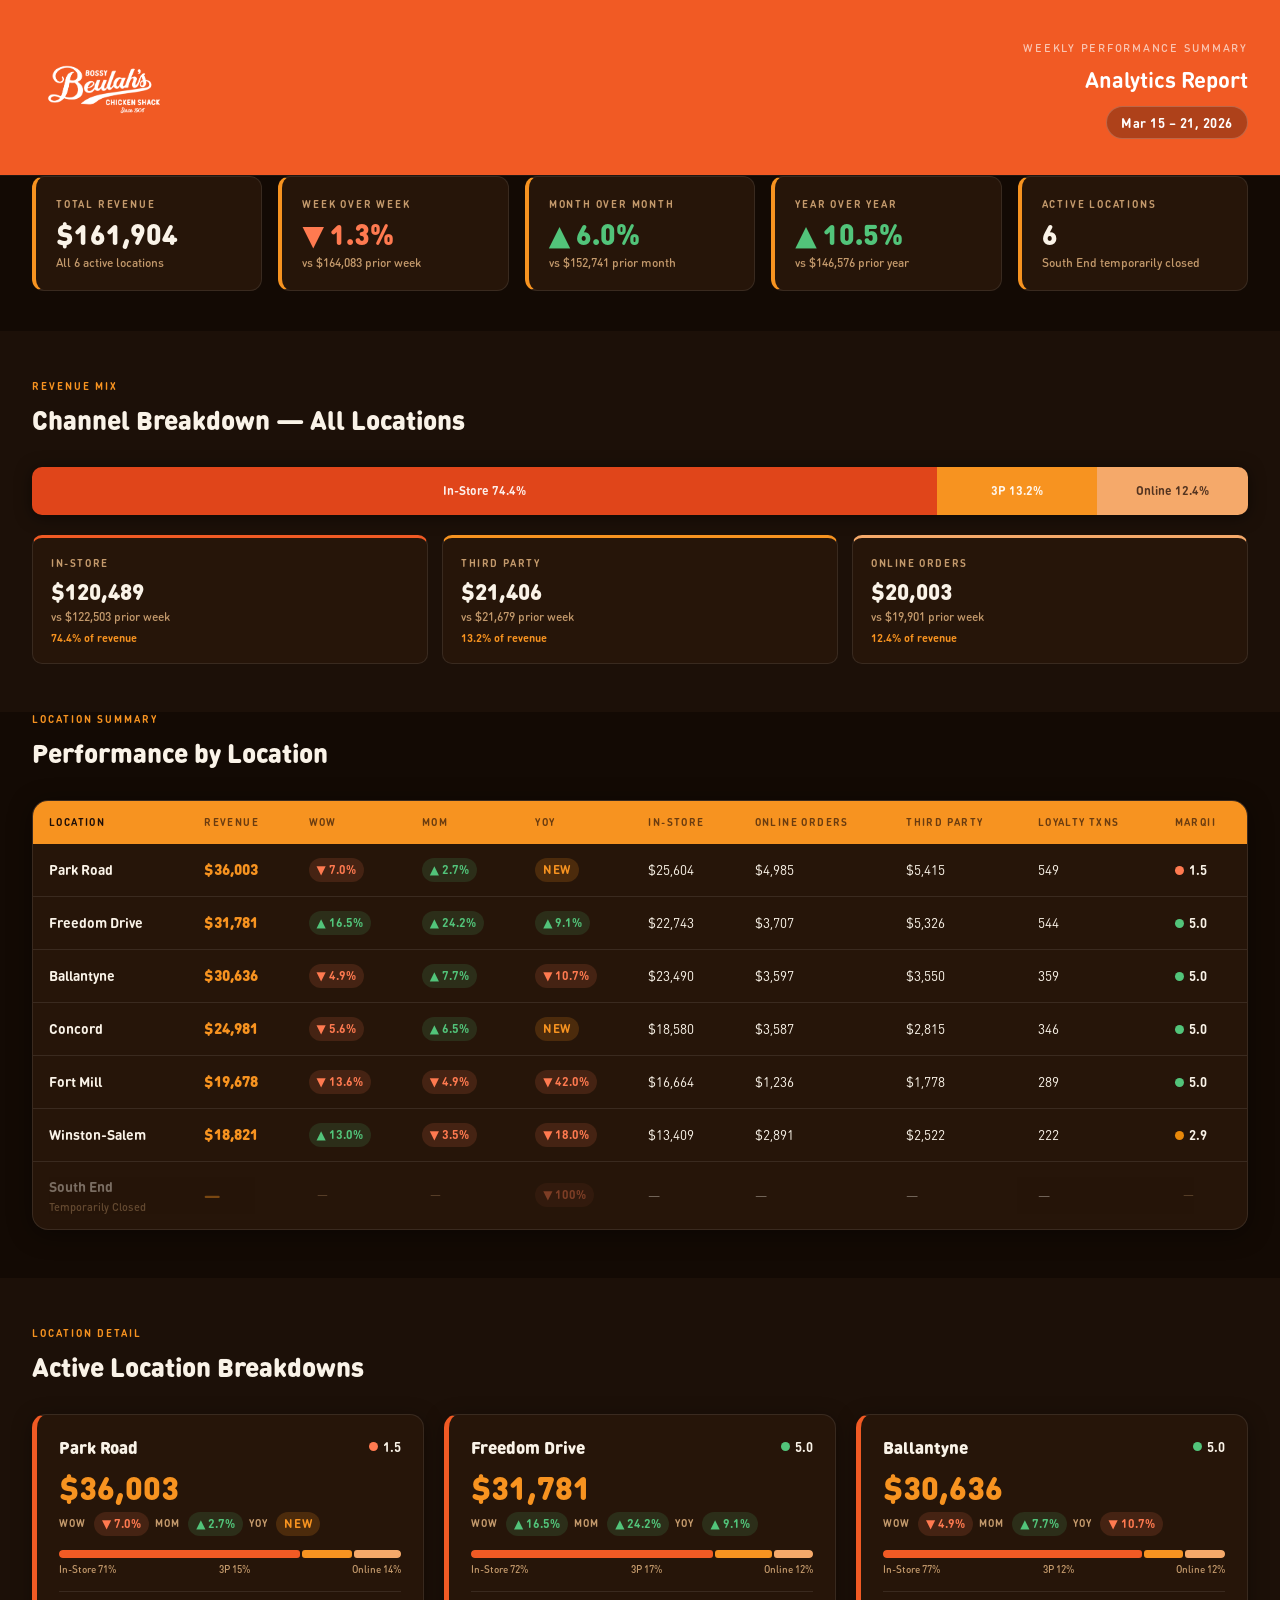
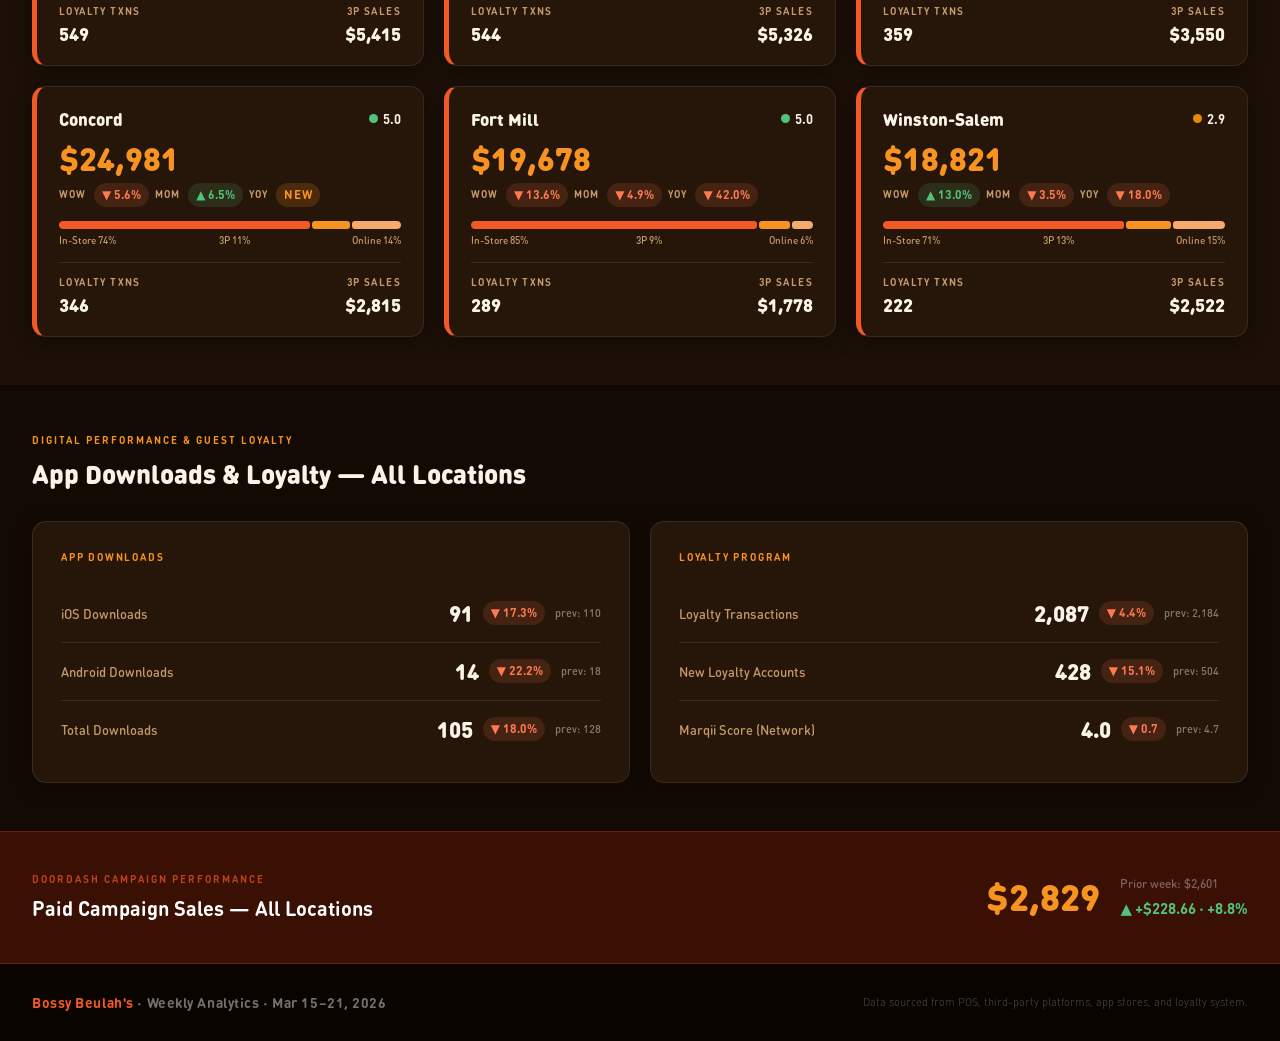
<file: index-alt.html>
<!DOCTYPE html>
<html lang="en">
<head>
  <meta charset="UTF-8" />
  <meta name="viewport" content="width=device-width, initial-scale=1.0" />
  <title>Bossy Beulah's — Weekly Analytics Report · Mar 15–21, 2026 · Alt</title>
  <link rel="stylesheet" href="./css/fonts.css" />
  <link rel="stylesheet" href="./css/report-alt.css" />
</head>
<body>

  <!-- ============================================================
       1. REPORT HEADER
       ============================================================ -->
  <header class="report-header page-section">
    <div class="inner">
      <img
        class="header-logo"
        src="./00_Brand Assets/Logos/BossyBeauts_MAIN_WHITE.png"
        alt="Bossy Beulah's Chicken Shack"
      />
      <div class="header-right">
        <p class="header-label">Weekly Performance Summary</p>
        <p class="header-title">Analytics Report</p>
        <span class="header-date">Mar 15 – 21, 2026</span>
      </div>
    </div>
  </header>

  <!-- ============================================================
       2. ALL LOCATIONS KPI STRIP
       ============================================================ -->
  <section class="kpi-strip page-section">
    <div class="inner">
      <div class="kpi-tile">
        <p class="kpi-tile-label">Total Revenue</p>
        <p class="kpi-tile-value">$161,904</p>
        <p class="kpi-tile-sub">All 6 active locations</p>
      </div>
      <div class="kpi-tile">
        <p class="kpi-tile-label">Week over Week</p>
        <p class="kpi-tile-value negative">▼ 1.3%</p>
        <p class="kpi-tile-sub">vs $164,083 prior week</p>
      </div>
      <div class="kpi-tile">
        <p class="kpi-tile-label">Month over Month</p>
        <p class="kpi-tile-value positive">▲ 6.0%</p>
        <p class="kpi-tile-sub">vs $152,741 prior month</p>
      </div>
      <div class="kpi-tile">
        <p class="kpi-tile-label">Year over Year</p>
        <p class="kpi-tile-value positive">▲ 10.5%</p>
        <p class="kpi-tile-sub">vs $146,576 prior year</p>
      </div>
      <div class="kpi-tile">
        <p class="kpi-tile-label">Active Locations</p>
        <p class="kpi-tile-value">6</p>
        <p class="kpi-tile-sub">South End temporarily closed</p>
      </div>
    </div>
  </section>

  <!-- ============================================================
       3. REVENUE CHANNEL BREAKDOWN
       ============================================================ -->
  <section class="channel-section page-section">
    <div class="inner">
      <p class="section-eyebrow">Revenue Mix</p>
      <p class="section-title">Channel Breakdown — All Locations</p>

      <div class="channel-bar-wrap">
        <div class="channel-bar-seg channel-seg-instore">In-Store 74.4%</div>
        <div class="channel-bar-seg channel-seg-3p">3P 13.2%</div>
        <div class="channel-bar-seg channel-seg-online">Online 12.4%</div>
      </div>

      <div class="channel-tiles">
        <div class="channel-tile c-instore">
          <p class="channel-tile-label">In-Store</p>
          <p class="channel-tile-value">$120,489</p>
          <p class="channel-tile-sub">vs $122,503 prior week</p>
          <p class="channel-tile-share">74.4% of revenue</p>
        </div>
        <div class="channel-tile c-3p">
          <p class="channel-tile-label">Third Party</p>
          <p class="channel-tile-value">$21,406</p>
          <p class="channel-tile-sub">vs $21,679 prior week</p>
          <p class="channel-tile-share">13.2% of revenue</p>
        </div>
        <div class="channel-tile c-online">
          <p class="channel-tile-label">Online Orders</p>
          <p class="channel-tile-value">$20,003</p>
          <p class="channel-tile-sub">vs $19,901 prior week</p>
          <p class="channel-tile-share">12.4% of revenue</p>
        </div>
      </div>
    </div>
  </section>

  <!-- ============================================================
       4. LOCATION PERFORMANCE TABLE
       ============================================================ -->
  <section class="table-section page-section">
    <div class="inner">
      <p class="section-eyebrow">Location Summary</p>
      <p class="section-title">Performance by Location</p>
      <div class="card-panel">
        <div class="table-scroll">
          <table>
            <thead>
              <tr>
                <th>Location</th>
                <th>Revenue</th>
                <th>WoW</th>
                <th>MoM</th>
                <th>YoY</th>
                <th>In-Store</th>
                <th>Online Orders</th>
                <th>Third Party</th>
                <th>Loyalty Txns</th>
                <th>Marqii</th>
              </tr>
            </thead>
            <tbody>
              <tr>
                <td><div class="td-location">Park Road</div></td>
                <td class="td-revenue">$36,003</td>
                <td><span class="delta down">▼ 7.0%</span></td>
                <td><span class="delta up">▲ 2.7%</span></td>
                <td><span class="delta new">NEW</span></td>
                <td>$25,604</td>
                <td>$4,985</td>
                <td>$5,415</td>
                <td>549</td>
                <td><span class="marqii-badge"><span class="marqii-dot red"></span>1.5</span></td>
              </tr>
              <tr>
                <td><div class="td-location">Freedom Drive</div></td>
                <td class="td-revenue">$31,781</td>
                <td><span class="delta up">▲ 16.5%</span></td>
                <td><span class="delta up">▲ 24.2%</span></td>
                <td><span class="delta up">▲ 9.1%</span></td>
                <td>$22,743</td>
                <td>$3,707</td>
                <td>$5,326</td>
                <td>544</td>
                <td><span class="marqii-badge"><span class="marqii-dot green"></span>5.0</span></td>
              </tr>
              <tr>
                <td><div class="td-location">Ballantyne</div></td>
                <td class="td-revenue">$30,636</td>
                <td><span class="delta down">▼ 4.9%</span></td>
                <td><span class="delta up">▲ 7.7%</span></td>
                <td><span class="delta down">▼ 10.7%</span></td>
                <td>$23,490</td>
                <td>$3,597</td>
                <td>$3,550</td>
                <td>359</td>
                <td><span class="marqii-badge"><span class="marqii-dot green"></span>5.0</span></td>
              </tr>
              <tr>
                <td><div class="td-location">Concord</div></td>
                <td class="td-revenue">$24,981</td>
                <td><span class="delta down">▼ 5.6%</span></td>
                <td><span class="delta up">▲ 6.5%</span></td>
                <td><span class="delta new">NEW</span></td>
                <td>$18,580</td>
                <td>$3,587</td>
                <td>$2,815</td>
                <td>346</td>
                <td><span class="marqii-badge"><span class="marqii-dot green"></span>5.0</span></td>
              </tr>
              <tr>
                <td><div class="td-location">Fort Mill</div></td>
                <td class="td-revenue">$19,678</td>
                <td><span class="delta down">▼ 13.6%</span></td>
                <td><span class="delta down">▼ 4.9%</span></td>
                <td><span class="delta down">▼ 42.0%</span></td>
                <td>$16,664</td>
                <td>$1,236</td>
                <td>$1,778</td>
                <td>289</td>
                <td><span class="marqii-badge"><span class="marqii-dot green"></span>5.0</span></td>
              </tr>
              <tr>
                <td><div class="td-location">Winston-Salem</div></td>
                <td class="td-revenue">$18,821</td>
                <td><span class="delta up">▲ 13.0%</span></td>
                <td><span class="delta down">▼ 3.5%</span></td>
                <td><span class="delta down">▼ 18.0%</span></td>
                <td>$13,409</td>
                <td>$2,891</td>
                <td>$2,522</td>
                <td>222</td>
                <td><span class="marqii-badge"><span class="marqii-dot amber"></span>2.9</span></td>
              </tr>
              <tr class="row-closed">
                <td>
                  <div class="td-location">South End</div>
                  <div class="td-closed-note">Temporarily Closed</div>
                </td>
                <td class="td-revenue">—</td>
                <td><span class="delta na">—</span></td>
                <td><span class="delta na">—</span></td>
                <td><span class="delta down">▼ 100%</span></td>
                <td>—</td>
                <td>—</td>
                <td>—</td>
                <td>—</td>
                <td><span class="delta na">—</span></td>
              </tr>
            </tbody>
          </table>
        </div>
      </div>
    </div>
  </section>

  <!-- ============================================================
       5. LOCATION DETAIL CARDS
       ============================================================ -->
  <section class="cards-section page-section">
    <div class="inner">
      <p class="section-eyebrow">Location Detail</p>
      <p class="section-title">Active Location Breakdowns</p>

      <div class="cards-grid">

        <!-- Park Road -->
        <div class="loc-card">
          <div class="loc-card-header">
            <div class="loc-card-name">Park Road</div>
            <span class="marqii-badge"><span class="marqii-dot red"></span>1.5</span>
          </div>
          <div>
            <div class="loc-card-revenue">$36,003</div>
            <div class="loc-card-deltas" style="margin-top:8px;">
              <span class="delta-label">WoW</span><span class="delta down">▼ 7.0%</span>
              <span class="delta-label">MoM</span><span class="delta up">▲ 2.7%</span>
              <span class="delta-label">YoY</span><span class="delta new">NEW</span>
            </div>
          </div>
          <div>
            <div class="mini-bar-wrap">
              <div class="mini-seg mini-seg-instore" style="flex:71.1;"></div>
              <div class="mini-seg mini-seg-3p"      style="flex:15.0;"></div>
              <div class="mini-seg mini-seg-online"  style="flex:13.8;"></div>
            </div>
            <div class="mini-bar-labels">
              <span class="mini-bar-label">In-Store 71%</span>
              <span class="mini-bar-label">3P 15%</span>
              <span class="mini-bar-label">Online 14%</span>
            </div>
          </div>
          <div class="loc-card-footer">
            <div class="loc-metric-group">
              <span class="loc-metric-label">Loyalty Txns</span>
              <span class="loc-metric-value">549</span>
            </div>
            <div class="loc-metric-group" style="text-align:right;">
              <span class="loc-metric-label">3P Sales</span>
              <span class="loc-metric-value">$5,415</span>
            </div>
          </div>
        </div>

        <!-- Freedom Drive -->
        <div class="loc-card">
          <div class="loc-card-header">
            <div class="loc-card-name">Freedom Drive</div>
            <span class="marqii-badge"><span class="marqii-dot green"></span>5.0</span>
          </div>
          <div>
            <div class="loc-card-revenue">$31,781</div>
            <div class="loc-card-deltas" style="margin-top:8px;">
              <span class="delta-label">WoW</span><span class="delta up">▲ 16.5%</span>
              <span class="delta-label">MoM</span><span class="delta up">▲ 24.2%</span>
              <span class="delta-label">YoY</span><span class="delta up">▲ 9.1%</span>
            </div>
          </div>
          <div>
            <div class="mini-bar-wrap">
              <div class="mini-seg mini-seg-instore" style="flex:71.6;"></div>
              <div class="mini-seg mini-seg-3p"      style="flex:16.8;"></div>
              <div class="mini-seg mini-seg-online"  style="flex:11.7;"></div>
            </div>
            <div class="mini-bar-labels">
              <span class="mini-bar-label">In-Store 72%</span>
              <span class="mini-bar-label">3P 17%</span>
              <span class="mini-bar-label">Online 12%</span>
            </div>
          </div>
          <div class="loc-card-footer">
            <div class="loc-metric-group">
              <span class="loc-metric-label">Loyalty Txns</span>
              <span class="loc-metric-value">544</span>
            </div>
            <div class="loc-metric-group" style="text-align:right;">
              <span class="loc-metric-label">3P Sales</span>
              <span class="loc-metric-value">$5,326</span>
            </div>
          </div>
        </div>

        <!-- Ballantyne -->
        <div class="loc-card">
          <div class="loc-card-header">
            <div class="loc-card-name">Ballantyne</div>
            <span class="marqii-badge"><span class="marqii-dot green"></span>5.0</span>
          </div>
          <div>
            <div class="loc-card-revenue">$30,636</div>
            <div class="loc-card-deltas" style="margin-top:8px;">
              <span class="delta-label">WoW</span><span class="delta down">▼ 4.9%</span>
              <span class="delta-label">MoM</span><span class="delta up">▲ 7.7%</span>
              <span class="delta-label">YoY</span><span class="delta down">▼ 10.7%</span>
            </div>
          </div>
          <div>
            <div class="mini-bar-wrap">
              <div class="mini-seg mini-seg-instore" style="flex:76.7;"></div>
              <div class="mini-seg mini-seg-3p"      style="flex:11.6;"></div>
              <div class="mini-seg mini-seg-online"  style="flex:11.7;"></div>
            </div>
            <div class="mini-bar-labels">
              <span class="mini-bar-label">In-Store 77%</span>
              <span class="mini-bar-label">3P 12%</span>
              <span class="mini-bar-label">Online 12%</span>
            </div>
          </div>
          <div class="loc-card-footer">
            <div class="loc-metric-group">
              <span class="loc-metric-label">Loyalty Txns</span>
              <span class="loc-metric-value">359</span>
            </div>
            <div class="loc-metric-group" style="text-align:right;">
              <span class="loc-metric-label">3P Sales</span>
              <span class="loc-metric-value">$3,550</span>
            </div>
          </div>
        </div>

        <!-- Concord -->
        <div class="loc-card">
          <div class="loc-card-header">
            <div class="loc-card-name">Concord</div>
            <span class="marqii-badge"><span class="marqii-dot green"></span>5.0</span>
          </div>
          <div>
            <div class="loc-card-revenue">$24,981</div>
            <div class="loc-card-deltas" style="margin-top:8px;">
              <span class="delta-label">WoW</span><span class="delta down">▼ 5.6%</span>
              <span class="delta-label">MoM</span><span class="delta up">▲ 6.5%</span>
              <span class="delta-label">YoY</span><span class="delta new">NEW</span>
            </div>
          </div>
          <div>
            <div class="mini-bar-wrap">
              <div class="mini-seg mini-seg-instore" style="flex:74.4;"></div>
              <div class="mini-seg mini-seg-3p"      style="flex:11.3;"></div>
              <div class="mini-seg mini-seg-online"  style="flex:14.4;"></div>
            </div>
            <div class="mini-bar-labels">
              <span class="mini-bar-label">In-Store 74%</span>
              <span class="mini-bar-label">3P 11%</span>
              <span class="mini-bar-label">Online 14%</span>
            </div>
          </div>
          <div class="loc-card-footer">
            <div class="loc-metric-group">
              <span class="loc-metric-label">Loyalty Txns</span>
              <span class="loc-metric-value">346</span>
            </div>
            <div class="loc-metric-group" style="text-align:right;">
              <span class="loc-metric-label">3P Sales</span>
              <span class="loc-metric-value">$2,815</span>
            </div>
          </div>
        </div>

        <!-- Fort Mill -->
        <div class="loc-card">
          <div class="loc-card-header">
            <div class="loc-card-name">Fort Mill</div>
            <span class="marqii-badge"><span class="marqii-dot green"></span>5.0</span>
          </div>
          <div>
            <div class="loc-card-revenue">$19,678</div>
            <div class="loc-card-deltas" style="margin-top:8px;">
              <span class="delta-label">WoW</span><span class="delta down">▼ 13.6%</span>
              <span class="delta-label">MoM</span><span class="delta down">▼ 4.9%</span>
              <span class="delta-label">YoY</span><span class="delta down">▼ 42.0%</span>
            </div>
          </div>
          <div>
            <div class="mini-bar-wrap">
              <div class="mini-seg mini-seg-instore" style="flex:84.7;"></div>
              <div class="mini-seg mini-seg-3p"      style="flex:9.0;"></div>
              <div class="mini-seg mini-seg-online"  style="flex:6.3;"></div>
            </div>
            <div class="mini-bar-labels">
              <span class="mini-bar-label">In-Store 85%</span>
              <span class="mini-bar-label">3P 9%</span>
              <span class="mini-bar-label">Online 6%</span>
            </div>
          </div>
          <div class="loc-card-footer">
            <div class="loc-metric-group">
              <span class="loc-metric-label">Loyalty Txns</span>
              <span class="loc-metric-value">289</span>
            </div>
            <div class="loc-metric-group" style="text-align:right;">
              <span class="loc-metric-label">3P Sales</span>
              <span class="loc-metric-value">$1,778</span>
            </div>
          </div>
        </div>

        <!-- Winston-Salem -->
        <div class="loc-card">
          <div class="loc-card-header">
            <div class="loc-card-name">Winston-Salem</div>
            <span class="marqii-badge"><span class="marqii-dot amber"></span>2.9</span>
          </div>
          <div>
            <div class="loc-card-revenue">$18,821</div>
            <div class="loc-card-deltas" style="margin-top:8px;">
              <span class="delta-label">WoW</span><span class="delta up">▲ 13.0%</span>
              <span class="delta-label">MoM</span><span class="delta down">▼ 3.5%</span>
              <span class="delta-label">YoY</span><span class="delta down">▼ 18.0%</span>
            </div>
          </div>
          <div>
            <div class="mini-bar-wrap">
              <div class="mini-seg mini-seg-instore" style="flex:71.2;"></div>
              <div class="mini-seg mini-seg-3p"      style="flex:13.4;"></div>
              <div class="mini-seg mini-seg-online"  style="flex:15.4;"></div>
            </div>
            <div class="mini-bar-labels">
              <span class="mini-bar-label">In-Store 71%</span>
              <span class="mini-bar-label">3P 13%</span>
              <span class="mini-bar-label">Online 15%</span>
            </div>
          </div>
          <div class="loc-card-footer">
            <div class="loc-metric-group">
              <span class="loc-metric-label">Loyalty Txns</span>
              <span class="loc-metric-value">222</span>
            </div>
            <div class="loc-metric-group" style="text-align:right;">
              <span class="loc-metric-label">3P Sales</span>
              <span class="loc-metric-value">$2,522</span>
            </div>
          </div>
        </div>

      </div><!-- /cards-grid -->
    </div>
  </section>

  <!-- ============================================================
       6. DIGITAL & LOYALTY
       ============================================================ -->
  <section class="digital-section page-section">
    <div class="inner">
      <p class="section-eyebrow">Digital Performance &amp; Guest Loyalty</p>
      <p class="section-title">App Downloads &amp; Loyalty — All Locations</p>

      <div class="two-col">

        <!-- App Downloads -->
        <div class="stat-panel">
          <p class="stat-panel-title">App Downloads</p>
          <div class="stat-row">
            <span class="stat-label">iOS Downloads</span>
            <div class="stat-right">
              <span class="stat-value">91</span>
              <span class="delta down">▼ 17.3%</span>
              <span class="stat-prev">prev: 110</span>
            </div>
          </div>
          <div class="stat-row">
            <span class="stat-label">Android Downloads</span>
            <div class="stat-right">
              <span class="stat-value">14</span>
              <span class="delta down">▼ 22.2%</span>
              <span class="stat-prev">prev: 18</span>
            </div>
          </div>
          <div class="stat-row">
            <span class="stat-label">Total Downloads</span>
            <div class="stat-right">
              <span class="stat-value">105</span>
              <span class="delta down">▼ 18.0%</span>
              <span class="stat-prev">prev: 128</span>
            </div>
          </div>
        </div>

        <!-- Loyalty -->
        <div class="stat-panel">
          <p class="stat-panel-title">Loyalty Program</p>
          <div class="stat-row">
            <span class="stat-label">Loyalty Transactions</span>
            <div class="stat-right">
              <span class="stat-value">2,087</span>
              <span class="delta down">▼ 4.4%</span>
              <span class="stat-prev">prev: 2,184</span>
            </div>
          </div>
          <div class="stat-row">
            <span class="stat-label">New Loyalty Accounts</span>
            <div class="stat-right">
              <span class="stat-value">428</span>
              <span class="delta down">▼ 15.1%</span>
              <span class="stat-prev">prev: 504</span>
            </div>
          </div>
          <div class="stat-row">
            <span class="stat-label">Marqii Score (Network)</span>
            <div class="stat-right">
              <span class="stat-value">4.0</span>
              <span class="delta down">▼ 0.7</span>
              <span class="stat-prev">prev: 4.7</span>
            </div>
          </div>
        </div>

      </div>
    </div>
  </section>

  <!-- ============================================================
       7. DOORDASH CAMPAIGN
       ============================================================ -->
  <section class="dd-section page-section">
    <div class="inner">
      <div class="dd-inner">
        <div>
          <p class="dd-label">DoorDash Campaign Performance</p>
          <p class="dd-title">Paid Campaign Sales — All Locations</p>
        </div>
        <div class="dd-right">
          <div class="dd-value">$2,829</div>
          <div class="dd-meta">
            <span class="dd-prev">Prior week: $2,601</span>
            <span class="dd-delta">▲ +$228.66 · +8.8%</span>
          </div>
        </div>
      </div>
    </div>
  </section>

  <!-- ============================================================
       8. FOOTER
       ============================================================ -->
  <footer class="report-footer page-section">
    <div class="inner">
      <div class="footer-inner">
        <p class="footer-brand">
          <span>Bossy Beulah's</span> &middot; Weekly Analytics &middot; Mar 15–21, 2026
        </p>
        <p class="footer-note">
          Data sourced from POS, third-party platforms, app stores, and loyalty system.
        </p>
      </div>
    </div>
  </footer>

</body>
</html>
</file>
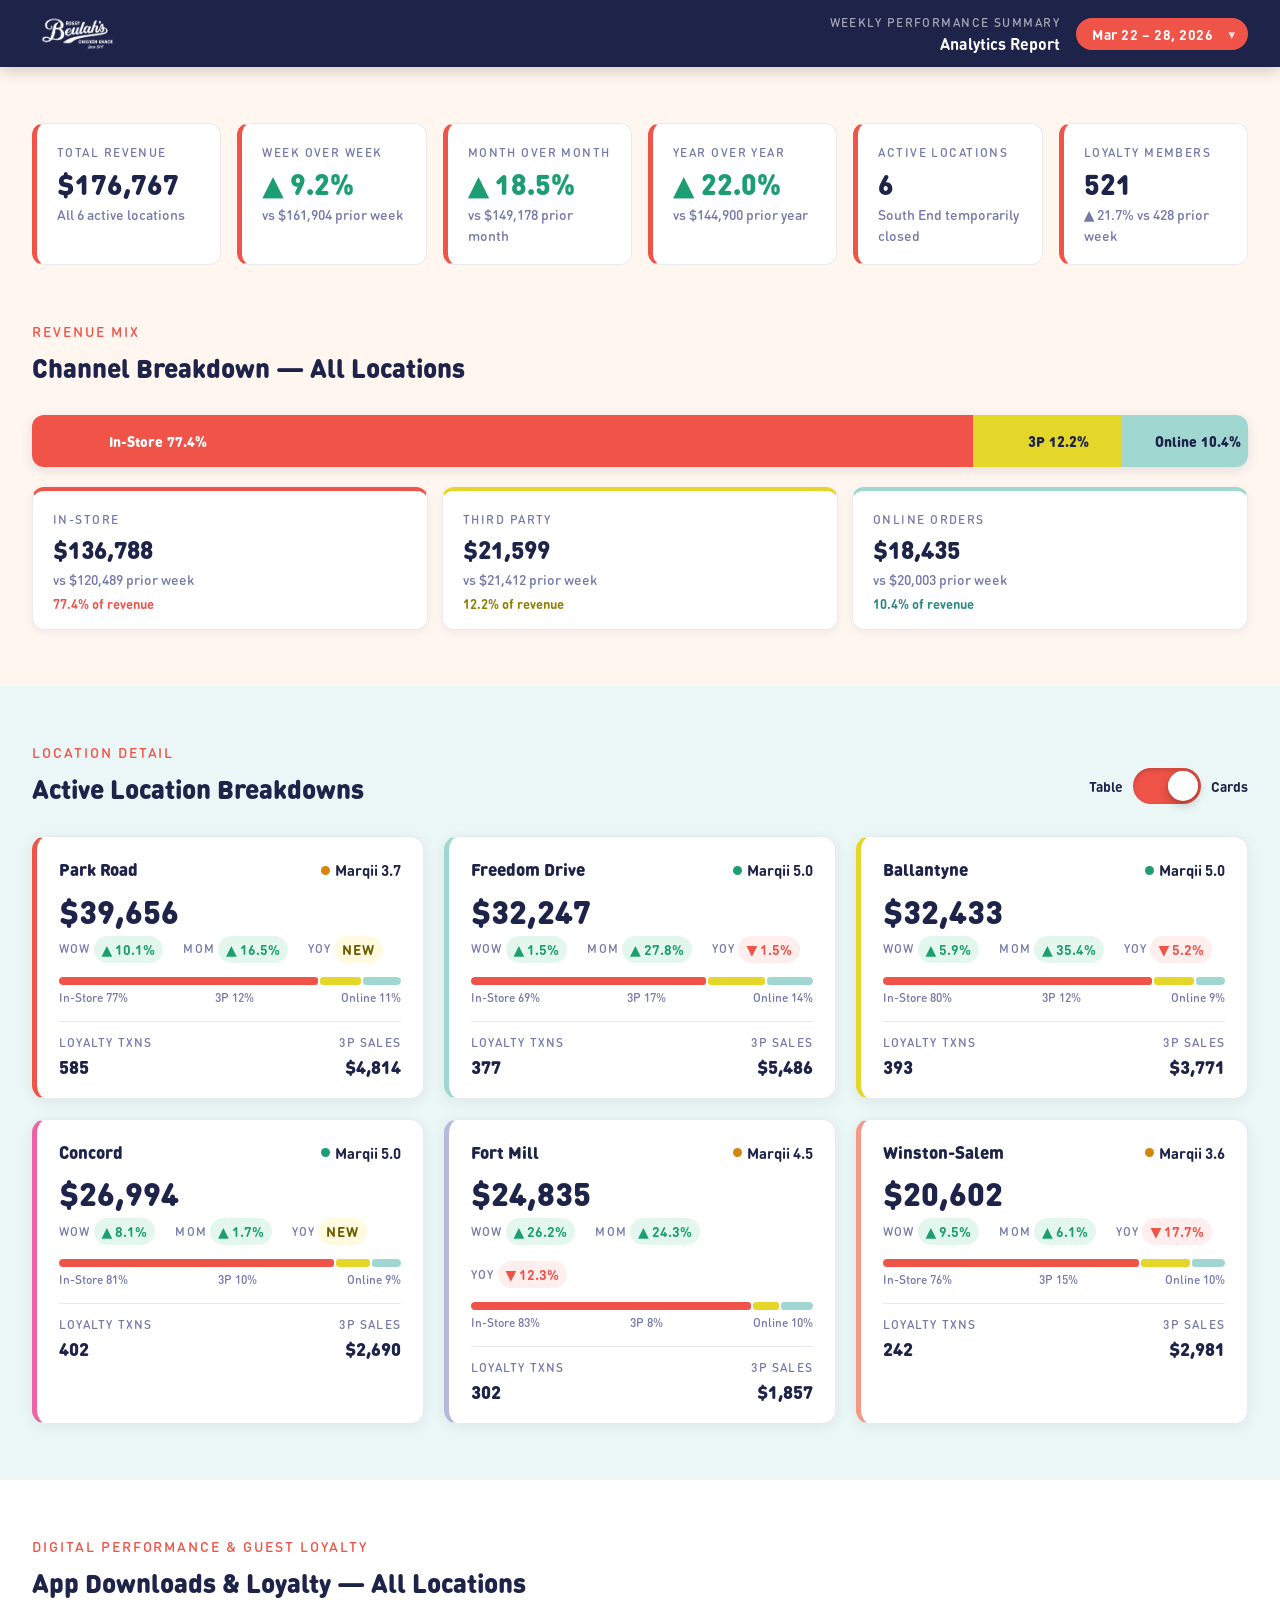
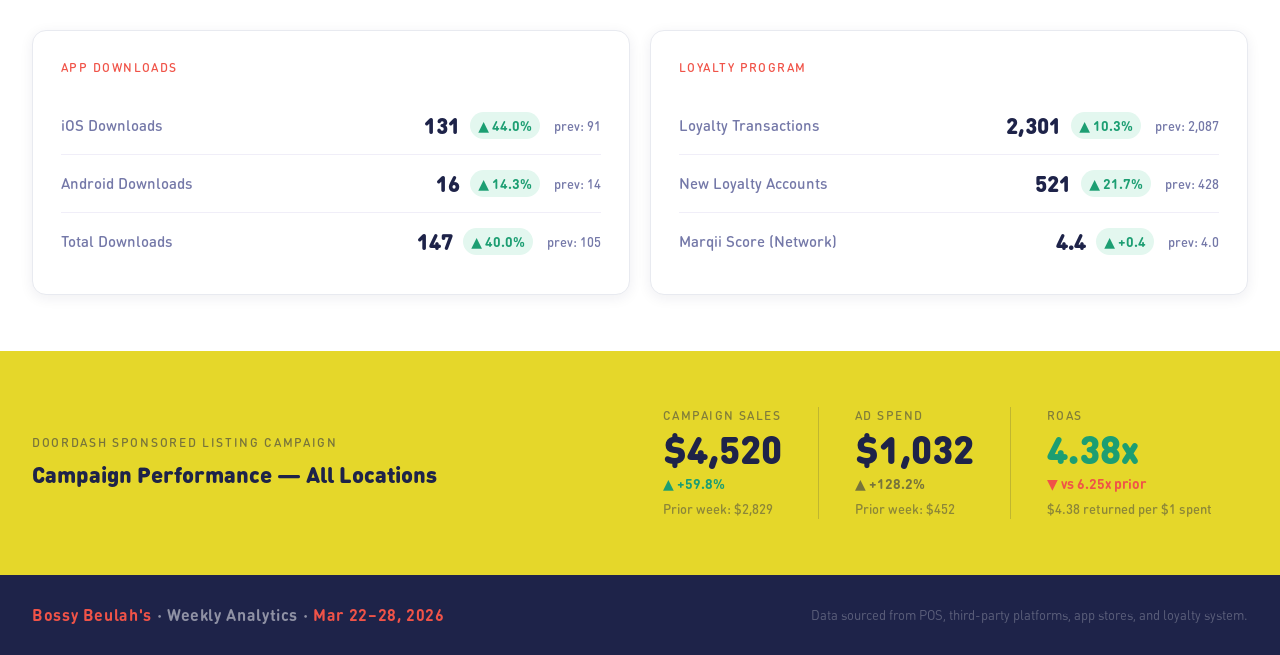
<file: index-bright.html>
<!DOCTYPE html>
<html lang="en">
<head>
  <meta charset="UTF-8" />
  <meta name="viewport" content="width=device-width, initial-scale=1.0" />
  <title>Bossy Beulah's — Weekly Analytics Report · Bright</title>
  <link rel="icon" type="image/svg+xml" href="./favicon.svg" />
  <link rel="stylesheet" href="./css/fonts.css" />
  <link rel="stylesheet" href="./css/report-bright.css" />
</head>
<body>

  <!-- ============================================================
       1. REPORT HEADER
       ============================================================ -->
  <header class="report-header page-section">
    <div class="inner">
      <img
        class="header-logo"
        src="./00_Brand Assets/Logos/BossyBeauts_MAIN_WHITE.png"
        alt="Bossy Beulah's Chicken Shack"
      />
      <div class="header-right">
        <div class="header-text">
          <p class="header-label">Weekly Performance Summary</p>
          <p class="header-title">Analytics Report</p>
        </div>
        <div class="header-date-wrap">
          <select class="header-week-select" id="week-select" aria-label="Select reporting week">
            <option value="2026-03-22">Mar 22 – 28, 2026</option>
            <option value="2026-03-15">Mar 15 – 21, 2026</option>
          </select>
          <span class="header-date-chevron">▾</span>
        </div>
      </div>
    </div>
  </header>

  <!-- ============================================================
       2. ALL LOCATIONS KPI STRIP
       ============================================================ -->
  <section class="kpi-strip page-section">
    <div class="inner">
      <div class="kpi-tile">
        <p class="kpi-tile-label">Total Revenue</p>
        <p class="kpi-tile-value" data-wf="kpi_rev">$176,767</p>
        <p class="kpi-tile-sub">All 6 active locations</p>
      </div>
      <div class="kpi-tile">
        <p class="kpi-tile-label">Week over Week</p>
        <p class="kpi-tile-value positive" data-wf="kpi_wow_val" data-wf-kpi-dir="kpi_wow_dir">▲ 9.2%</p>
        <p class="kpi-tile-sub" data-wf="kpi_wow_prev">vs $161,904 prior week</p>
      </div>
      <div class="kpi-tile">
        <p class="kpi-tile-label">Month over Month</p>
        <p class="kpi-tile-value positive" data-wf="kpi_mom_val" data-wf-kpi-dir="kpi_mom_dir">▲ 18.5%</p>
        <p class="kpi-tile-sub" data-wf="kpi_mom_prev">vs $149,178 prior month</p>
      </div>
      <div class="kpi-tile">
        <p class="kpi-tile-label">Year over Year</p>
        <p class="kpi-tile-value positive" data-wf="kpi_yoy_val" data-wf-kpi-dir="kpi_yoy_dir">▲ 22.0%</p>
        <p class="kpi-tile-sub" data-wf="kpi_yoy_prev">vs $144,900 prior year</p>
      </div>
      <div class="kpi-tile">
        <p class="kpi-tile-label">Active Locations</p>
        <p class="kpi-tile-value">6</p>
        <p class="kpi-tile-sub">South End temporarily closed</p>
      </div>
      <div class="kpi-tile">
        <p class="kpi-tile-label">Loyalty Members</p>
        <p class="kpi-tile-value" data-wf="kpi_loyalty">521</p>
        <p class="kpi-tile-sub" data-wf="kpi_loyalty_sub">▲ 21.7% vs 428 prior week</p>
      </div>
    </div>
  </section>

  <!-- ============================================================
       3. REVENUE CHANNEL BREAKDOWN
       ============================================================ -->
  <section class="channel-section page-section">
    <div class="inner">
      <p class="section-eyebrow">Revenue Mix</p>
      <p class="section-title">Channel Breakdown — All Locations</p>

      <div class="channel-bar-wrap">
        <div class="channel-bar-seg channel-seg-instore" data-wf-flex="ch_instore_flex" style="flex:77.4"><span class="seg-label">In-Store</span><span class="seg-pct" data-wf="ch_instore_pct" data-wf-mob-w="ch_instore_mob">77.4%</span></div>
        <div class="channel-bar-seg channel-seg-3p"      data-wf-flex="ch_3p_flex"      style="flex:12.2"><span class="seg-label">3P</span><span class="seg-pct" data-wf="ch_3p_pct" data-wf-mob-w="ch_3p_mob">12.2%</span></div>
        <div class="channel-bar-seg channel-seg-online"  data-wf-flex="ch_online_flex"  style="flex:10.4"><span class="seg-label">Online</span><span class="seg-pct" data-wf="ch_online_pct" data-wf-mob-w="ch_online_mob">10.4%</span></div>
      </div>

      <div class="channel-tiles">
        <div class="channel-tile c-instore">
          <p class="channel-tile-label">In-Store</p>
          <p class="channel-tile-value" data-wf="ch_instore_rev">$136,788</p>
          <p class="channel-tile-sub" data-wf="ch_instore_prev">vs $120,489 prior week</p>
          <p class="channel-tile-share" data-wf="ch_instore_share">77.4% of revenue</p>
        </div>
        <div class="channel-tile c-3p">
          <p class="channel-tile-label">Third Party</p>
          <p class="channel-tile-value" data-wf="ch_3p_rev">$21,599</p>
          <p class="channel-tile-sub" data-wf="ch_3p_prev">vs $21,412 prior week</p>
          <p class="channel-tile-share" data-wf="ch_3p_share">12.2% of revenue</p>
        </div>
        <div class="channel-tile c-online">
          <p class="channel-tile-label">Online Orders</p>
          <p class="channel-tile-value" data-wf="ch_online_rev">$18,435</p>
          <p class="channel-tile-sub" data-wf="ch_online_prev">vs $20,003 prior week</p>
          <p class="channel-tile-share" data-wf="ch_online_share">10.4% of revenue</p>
        </div>
      </div>
    </div>
  </section>

  <!-- ============================================================
       4 + 5. LOCATION DATA — TABLE / CARD TOGGLE
       ============================================================ -->
  <section class="locations-section page-section" id="locations-section">
    <div class="inner">

      <!-- Section header + toggle -->
      <div class="locations-header">
        <div>
          <p class="section-eyebrow" id="loc-eyebrow">Location Summary</p>
          <p class="section-title" id="loc-title">Performance by Location</p>
        </div>
        <div class="view-toggle">
          <span class="toggle-label" id="label-table">Table</span>
          <label class="toggle-switch">
            <input type="checkbox" id="view-toggle-input" checked>
            <span class="toggle-track"><span class="toggle-thumb"></span></span>
          </label>
          <span class="toggle-label" id="label-cards">Cards</span>
        </div>
      </div>

      <!-- TABLE VIEW -->
      <div id="view-table" style="display:none;">
        <div class="card-panel">
          <div class="table-scroll">
            <table>
              <thead>
                <tr>
                  <th>Location</th>
                  <th>Revenue</th>
                  <th>WoW</th>
                  <th>MoM</th>
                  <th>YoY</th>
                  <th>In-Store</th>
                  <th>Online Orders</th>
                  <th>Third Party</th>
                  <th>Loyalty Txns</th>
                  <th>Marqii</th>
                </tr>
              </thead>
              <tbody>
                <tr>
                  <td><div class="td-location">Park Road</div></td>
                  <td class="td-revenue" data-wf="pr_rev">$39,656</td>
                  <td><span class="delta up" data-wf="pr_wow" data-wf-delta="pr_wow_dir">▲ 10.1%</span></td>
                  <td><span class="delta up" data-wf="pr_mom" data-wf-delta="pr_mom_dir">▲ 16.5%</span></td>
                  <td><span class="delta new" data-wf="pr_yoy" data-wf-delta="pr_yoy_dir">NEW</span></td>
                  <td data-wf="pr_instore">$30,353</td>
                  <td data-wf="pr_online">$4,489</td>
                  <td data-wf="pr_3p">$4,814</td>
                  <td data-wf="pr_loyalty">585</td>
                  <td><span class="marqii-badge"><span class="marqii-dot amber" data-wf-dot="pr_dot"></span><span data-wf="pr_marqii">3.7</span></span></td>
                </tr>
                <tr>
                  <td><div class="td-location">Freedom Drive</div></td>
                  <td class="td-revenue" data-wf="fd_rev">$32,247</td>
                  <td><span class="delta up" data-wf="fd_wow" data-wf-delta="fd_wow_dir">▲ 1.5%</span></td>
                  <td><span class="delta up" data-wf="fd_mom" data-wf-delta="fd_mom_dir">▲ 27.8%</span></td>
                  <td><span class="delta down" data-wf="fd_yoy" data-wf-delta="fd_yoy_dir">▼ 1.5%</span></td>
                  <td data-wf="fd_instore">$22,383</td>
                  <td data-wf="fd_online">$4,378</td>
                  <td data-wf="fd_3p">$5,486</td>
                  <td data-wf="fd_loyalty">377</td>
                  <td><span class="marqii-badge"><span class="marqii-dot green" data-wf-dot="fd_dot"></span><span data-wf="fd_marqii">5.0</span></span></td>
                </tr>
                <tr>
                  <td><div class="td-location">Ballantyne</div></td>
                  <td class="td-revenue" data-wf="bal_rev">$32,433</td>
                  <td><span class="delta up" data-wf="bal_wow" data-wf-delta="bal_wow_dir">▲ 5.9%</span></td>
                  <td><span class="delta up" data-wf="bal_mom" data-wf-delta="bal_mom_dir">▲ 35.4%</span></td>
                  <td><span class="delta down" data-wf="bal_yoy" data-wf-delta="bal_yoy_dir">▼ 5.2%</span></td>
                  <td data-wf="bal_instore">$25,841</td>
                  <td data-wf="bal_online">$2,822</td>
                  <td data-wf="bal_3p">$3,771</td>
                  <td data-wf="bal_loyalty">393</td>
                  <td><span class="marqii-badge"><span class="marqii-dot green" data-wf-dot="bal_dot"></span><span data-wf="bal_marqii">5.0</span></span></td>
                </tr>
                <tr>
                  <td><div class="td-location">Concord</div></td>
                  <td class="td-revenue" data-wf="con_rev">$26,994</td>
                  <td><span class="delta up" data-wf="con_wow" data-wf-delta="con_wow_dir">▲ 8.1%</span></td>
                  <td><span class="delta up" data-wf="con_mom" data-wf-delta="con_mom_dir">▲ 1.7%</span></td>
                  <td><span class="delta new" data-wf="con_yoy" data-wf-delta="con_yoy_dir">NEW</span></td>
                  <td data-wf="con_instore">$21,947</td>
                  <td data-wf="con_online">$2,357</td>
                  <td data-wf="con_3p">$2,690</td>
                  <td data-wf="con_loyalty">402</td>
                  <td><span class="marqii-badge"><span class="marqii-dot green" data-wf-dot="con_dot"></span><span data-wf="con_marqii">5.0</span></span></td>
                </tr>
                <tr>
                  <td><div class="td-location">Fort Mill</div></td>
                  <td class="td-revenue" data-wf="fm_rev">$24,835</td>
                  <td><span class="delta up" data-wf="fm_wow" data-wf-delta="fm_wow_dir">▲ 26.2%</span></td>
                  <td><span class="delta up" data-wf="fm_mom" data-wf-delta="fm_mom_dir">▲ 24.3%</span></td>
                  <td><span class="delta down" data-wf="fm_yoy" data-wf-delta="fm_yoy_dir">▼ 12.3%</span></td>
                  <td data-wf="fm_instore">$20,634</td>
                  <td data-wf="fm_online">$2,399</td>
                  <td data-wf="fm_3p">$1,857</td>
                  <td data-wf="fm_loyalty">302</td>
                  <td><span class="marqii-badge"><span class="marqii-dot amber" data-wf-dot="fm_dot"></span><span data-wf="fm_marqii">4.5</span></span></td>
                </tr>
                <tr>
                  <td><div class="td-location">Winston-Salem</div></td>
                  <td class="td-revenue" data-wf="ws_rev">$20,602</td>
                  <td><span class="delta up" data-wf="ws_wow" data-wf-delta="ws_wow_dir">▲ 9.5%</span></td>
                  <td><span class="delta up" data-wf="ws_mom" data-wf-delta="ws_mom_dir">▲ 6.1%</span></td>
                  <td><span class="delta down" data-wf="ws_yoy" data-wf-delta="ws_yoy_dir">▼ 17.7%</span></td>
                  <td data-wf="ws_instore">$15,630</td>
                  <td data-wf="ws_online">$1,991</td>
                  <td data-wf="ws_3p">$2,981</td>
                  <td data-wf="ws_loyalty">242</td>
                  <td><span class="marqii-badge"><span class="marqii-dot amber" data-wf-dot="ws_dot"></span><span data-wf="ws_marqii">3.6</span></span></td>
                </tr>
                <tr class="row-closed">
                  <td>
                    <div class="td-location">South End</div>
                    <div class="td-closed-note">Temporarily Closed</div>
                  </td>
                  <td class="td-revenue">—</td>
                  <td><span class="delta na">—</span></td>
                  <td><span class="delta na">—</span></td>
                  <td><span class="delta down">▼ 100%</span></td>
                  <td>—</td>
                  <td>—</td>
                  <td>—</td>
                  <td>—</td>
                  <td><span class="delta na">—</span></td>
                </tr>
              </tbody>
            </table>
          </div>
        </div>
      </div><!-- /view-table -->

      <!-- CARD VIEW (default) -->
      <div id="view-cards">
        <div class="cards-grid">

          <!-- Park Road -->
          <div class="loc-card">
            <div class="loc-card-header">
              <div class="loc-card-name">Park Road</div>
              <span class="marqii-badge"><span class="marqii-dot amber" data-wf-dot="pr_dot"></span><span data-wf="pr_marqii_badge">Marqii 3.7</span></span>
            </div>
            <div>
              <div class="loc-card-revenue" data-wf="pr_rev">$39,656</div>
              <div class="loc-card-deltas" style="margin-top:8px;">
                <span class="delta-pair"><span class="delta-label">WoW</span><span class="delta up" data-wf="pr_wow" data-wf-delta="pr_wow_dir">▲ 10.1%</span></span>
                <span class="delta-pair"><span class="delta-label">MoM</span><span class="delta up" data-wf="pr_mom" data-wf-delta="pr_mom_dir">▲ 16.5%</span></span>
                <span class="delta-pair"><span class="delta-label">YoY</span><span class="delta new" data-wf="pr_yoy" data-wf-delta="pr_yoy_dir">NEW</span></span>
              </div>
            </div>
            <div>
              <div class="mini-bar-wrap">
                <div class="mini-seg mini-seg-instore" data-wf-flex="pr_mini_instore" style="flex:76.5;"></div>
                <div class="mini-seg mini-seg-3p"      data-wf-flex="pr_mini_3p"      style="flex:12.1;"></div>
                <div class="mini-seg mini-seg-online"  data-wf-flex="pr_mini_online"  style="flex:11.3;"></div>
              </div>
              <div class="mini-bar-labels">
                <span class="mini-bar-label" data-wf="pr_mini_instore_lbl">In-Store 77%</span>
                <span class="mini-bar-label" data-wf="pr_mini_3p_lbl">3P 12%</span>
                <span class="mini-bar-label" data-wf="pr_mini_online_lbl">Online 11%</span>
              </div>
            </div>
            <div class="loc-card-footer">
              <div class="loc-metric-group">
                <span class="loc-metric-label">Loyalty Txns</span>
                <span class="loc-metric-value" data-wf="pr_loyalty">585</span>
              </div>
              <div class="loc-metric-group" style="text-align:right;">
                <span class="loc-metric-label">3P Sales</span>
                <span class="loc-metric-value" data-wf="pr_3p">$4,814</span>
              </div>
            </div>
          </div>

          <!-- Freedom Drive -->
          <div class="loc-card">
            <div class="loc-card-header">
              <div class="loc-card-name">Freedom Drive</div>
              <span class="marqii-badge"><span class="marqii-dot green" data-wf-dot="fd_dot"></span><span data-wf="fd_marqii_badge">Marqii 5.0</span></span>
            </div>
            <div>
              <div class="loc-card-revenue" data-wf="fd_rev">$32,247</div>
              <div class="loc-card-deltas" style="margin-top:8px;">
                <span class="delta-pair"><span class="delta-label">WoW</span><span class="delta up" data-wf="fd_wow" data-wf-delta="fd_wow_dir">▲ 1.5%</span></span>
                <span class="delta-pair"><span class="delta-label">MoM</span><span class="delta up" data-wf="fd_mom" data-wf-delta="fd_mom_dir">▲ 27.8%</span></span>
                <span class="delta-pair"><span class="delta-label">YoY</span><span class="delta down" data-wf="fd_yoy" data-wf-delta="fd_yoy_dir">▼ 1.5%</span></span>
              </div>
            </div>
            <div>
              <div class="mini-bar-wrap">
                <div class="mini-seg mini-seg-instore" data-wf-flex="fd_mini_instore" style="flex:69.4;"></div>
                <div class="mini-seg mini-seg-3p"      data-wf-flex="fd_mini_3p"      style="flex:17.0;"></div>
                <div class="mini-seg mini-seg-online"  data-wf-flex="fd_mini_online"  style="flex:13.6;"></div>
              </div>
              <div class="mini-bar-labels">
                <span class="mini-bar-label" data-wf="fd_mini_instore_lbl">In-Store 69%</span>
                <span class="mini-bar-label" data-wf="fd_mini_3p_lbl">3P 17%</span>
                <span class="mini-bar-label" data-wf="fd_mini_online_lbl">Online 14%</span>
              </div>
            </div>
            <div class="loc-card-footer">
              <div class="loc-metric-group">
                <span class="loc-metric-label">Loyalty Txns</span>
                <span class="loc-metric-value" data-wf="fd_loyalty">377</span>
              </div>
              <div class="loc-metric-group" style="text-align:right;">
                <span class="loc-metric-label">3P Sales</span>
                <span class="loc-metric-value" data-wf="fd_3p">$5,486</span>
              </div>
            </div>
          </div>

          <!-- Ballantyne -->
          <div class="loc-card">
            <div class="loc-card-header">
              <div class="loc-card-name">Ballantyne</div>
              <span class="marqii-badge"><span class="marqii-dot green" data-wf-dot="bal_dot"></span><span data-wf="bal_marqii_badge">Marqii 5.0</span></span>
            </div>
            <div>
              <div class="loc-card-revenue" data-wf="bal_rev">$32,433</div>
              <div class="loc-card-deltas" style="margin-top:8px;">
                <span class="delta-pair"><span class="delta-label">WoW</span><span class="delta up" data-wf="bal_wow" data-wf-delta="bal_wow_dir">▲ 5.9%</span></span>
                <span class="delta-pair"><span class="delta-label">MoM</span><span class="delta up" data-wf="bal_mom" data-wf-delta="bal_mom_dir">▲ 35.4%</span></span>
                <span class="delta-pair"><span class="delta-label">YoY</span><span class="delta down" data-wf="bal_yoy" data-wf-delta="bal_yoy_dir">▼ 5.2%</span></span>
              </div>
            </div>
            <div>
              <div class="mini-bar-wrap">
                <div class="mini-seg mini-seg-instore" data-wf-flex="bal_mini_instore" style="flex:79.7;"></div>
                <div class="mini-seg mini-seg-3p"      data-wf-flex="bal_mini_3p"      style="flex:11.6;"></div>
                <div class="mini-seg mini-seg-online"  data-wf-flex="bal_mini_online"  style="flex:8.7;"></div>
              </div>
              <div class="mini-bar-labels">
                <span class="mini-bar-label" data-wf="bal_mini_instore_lbl">In-Store 80%</span>
                <span class="mini-bar-label" data-wf="bal_mini_3p_lbl">3P 12%</span>
                <span class="mini-bar-label" data-wf="bal_mini_online_lbl">Online 9%</span>
              </div>
            </div>
            <div class="loc-card-footer">
              <div class="loc-metric-group">
                <span class="loc-metric-label">Loyalty Txns</span>
                <span class="loc-metric-value" data-wf="bal_loyalty">393</span>
              </div>
              <div class="loc-metric-group" style="text-align:right;">
                <span class="loc-metric-label">3P Sales</span>
                <span class="loc-metric-value" data-wf="bal_3p">$3,771</span>
              </div>
            </div>
          </div>

          <!-- Concord -->
          <div class="loc-card">
            <div class="loc-card-header">
              <div class="loc-card-name">Concord</div>
              <span class="marqii-badge"><span class="marqii-dot green" data-wf-dot="con_dot"></span><span data-wf="con_marqii_badge">Marqii 5.0</span></span>
            </div>
            <div>
              <div class="loc-card-revenue" data-wf="con_rev">$26,994</div>
              <div class="loc-card-deltas" style="margin-top:8px;">
                <span class="delta-pair"><span class="delta-label">WoW</span><span class="delta up" data-wf="con_wow" data-wf-delta="con_wow_dir">▲ 8.1%</span></span>
                <span class="delta-pair"><span class="delta-label">MoM</span><span class="delta up" data-wf="con_mom" data-wf-delta="con_mom_dir">▲ 1.7%</span></span>
                <span class="delta-pair"><span class="delta-label">YoY</span><span class="delta new" data-wf="con_yoy" data-wf-delta="con_yoy_dir">NEW</span></span>
              </div>
            </div>
            <div>
              <div class="mini-bar-wrap">
                <div class="mini-seg mini-seg-instore" data-wf-flex="con_mini_instore" style="flex:81.3;"></div>
                <div class="mini-seg mini-seg-3p"      data-wf-flex="con_mini_3p"      style="flex:10.0;"></div>
                <div class="mini-seg mini-seg-online"  data-wf-flex="con_mini_online"  style="flex:8.7;"></div>
              </div>
              <div class="mini-bar-labels">
                <span class="mini-bar-label" data-wf="con_mini_instore_lbl">In-Store 81%</span>
                <span class="mini-bar-label" data-wf="con_mini_3p_lbl">3P 10%</span>
                <span class="mini-bar-label" data-wf="con_mini_online_lbl">Online 9%</span>
              </div>
            </div>
            <div class="loc-card-footer">
              <div class="loc-metric-group">
                <span class="loc-metric-label">Loyalty Txns</span>
                <span class="loc-metric-value" data-wf="con_loyalty">402</span>
              </div>
              <div class="loc-metric-group" style="text-align:right;">
                <span class="loc-metric-label">3P Sales</span>
                <span class="loc-metric-value" data-wf="con_3p">$2,690</span>
              </div>
            </div>
          </div>

          <!-- Fort Mill -->
          <div class="loc-card">
            <div class="loc-card-header">
              <div class="loc-card-name">Fort Mill</div>
              <span class="marqii-badge"><span class="marqii-dot amber" data-wf-dot="fm_dot"></span><span data-wf="fm_marqii_badge">Marqii 4.5</span></span>
            </div>
            <div>
              <div class="loc-card-revenue" data-wf="fm_rev">$24,835</div>
              <div class="loc-card-deltas" style="margin-top:8px;">
                <span class="delta-pair"><span class="delta-label">WoW</span><span class="delta up" data-wf="fm_wow" data-wf-delta="fm_wow_dir">▲ 26.2%</span></span>
                <span class="delta-pair"><span class="delta-label">MoM</span><span class="delta up" data-wf="fm_mom" data-wf-delta="fm_mom_dir">▲ 24.3%</span></span>
                <span class="delta-pair"><span class="delta-label">YoY</span><span class="delta down" data-wf="fm_yoy" data-wf-delta="fm_yoy_dir">▼ 12.3%</span></span>
              </div>
            </div>
            <div>
              <div class="mini-bar-wrap">
                <div class="mini-seg mini-seg-instore" data-wf-flex="fm_mini_instore" style="flex:82.9;"></div>
                <div class="mini-seg mini-seg-3p"      data-wf-flex="fm_mini_3p"      style="flex:7.5;"></div>
                <div class="mini-seg mini-seg-online"  data-wf-flex="fm_mini_online"  style="flex:9.6;"></div>
              </div>
              <div class="mini-bar-labels">
                <span class="mini-bar-label" data-wf="fm_mini_instore_lbl">In-Store 83%</span>
                <span class="mini-bar-label" data-wf="fm_mini_3p_lbl">3P 8%</span>
                <span class="mini-bar-label" data-wf="fm_mini_online_lbl">Online 10%</span>
              </div>
            </div>
            <div class="loc-card-footer">
              <div class="loc-metric-group">
                <span class="loc-metric-label">Loyalty Txns</span>
                <span class="loc-metric-value" data-wf="fm_loyalty">302</span>
              </div>
              <div class="loc-metric-group" style="text-align:right;">
                <span class="loc-metric-label">3P Sales</span>
                <span class="loc-metric-value" data-wf="fm_3p">$1,857</span>
              </div>
            </div>
          </div>

          <!-- Winston-Salem -->
          <div class="loc-card">
            <div class="loc-card-header">
              <div class="loc-card-name">Winston-Salem</div>
              <span class="marqii-badge"><span class="marqii-dot amber" data-wf-dot="ws_dot"></span><span data-wf="ws_marqii_badge">Marqii 3.6</span></span>
            </div>
            <div>
              <div class="loc-card-revenue" data-wf="ws_rev">$20,602</div>
              <div class="loc-card-deltas" style="margin-top:8px;">
                <span class="delta-pair"><span class="delta-label">WoW</span><span class="delta up" data-wf="ws_wow" data-wf-delta="ws_wow_dir">▲ 9.5%</span></span>
                <span class="delta-pair"><span class="delta-label">MoM</span><span class="delta up" data-wf="ws_mom" data-wf-delta="ws_mom_dir">▲ 6.1%</span></span>
                <span class="delta-pair"><span class="delta-label">YoY</span><span class="delta down" data-wf="ws_yoy" data-wf-delta="ws_yoy_dir">▼ 17.7%</span></span>
              </div>
            </div>
            <div>
              <div class="mini-bar-wrap">
                <div class="mini-seg mini-seg-instore" data-wf-flex="ws_mini_instore" style="flex:75.9;"></div>
                <div class="mini-seg mini-seg-3p"      data-wf-flex="ws_mini_3p"      style="flex:14.5;"></div>
                <div class="mini-seg mini-seg-online"  data-wf-flex="ws_mini_online"  style="flex:9.7;"></div>
              </div>
              <div class="mini-bar-labels">
                <span class="mini-bar-label" data-wf="ws_mini_instore_lbl">In-Store 76%</span>
                <span class="mini-bar-label" data-wf="ws_mini_3p_lbl">3P 15%</span>
                <span class="mini-bar-label" data-wf="ws_mini_online_lbl">Online 10%</span>
              </div>
            </div>
            <div class="loc-card-footer">
              <div class="loc-metric-group">
                <span class="loc-metric-label">Loyalty Txns</span>
                <span class="loc-metric-value" data-wf="ws_loyalty">242</span>
              </div>
              <div class="loc-metric-group" style="text-align:right;">
                <span class="loc-metric-label">3P Sales</span>
                <span class="loc-metric-value" data-wf="ws_3p">$2,981</span>
              </div>
            </div>
          </div>

        </div><!-- /cards-grid -->
      </div><!-- /view-cards -->

    </div>
  </section>

  <!-- ============================================================
       6. DIGITAL & LOYALTY
       ============================================================ -->
  <section class="digital-section page-section">
    <div class="inner">
      <p class="section-eyebrow">Digital Performance &amp; Guest Loyalty</p>
      <p class="section-title">App Downloads &amp; Loyalty — All Locations</p>

      <div class="two-col">

        <!-- App Downloads -->
        <div class="stat-panel">
          <p class="stat-panel-title">App Downloads</p>
          <div class="stat-row">
            <span class="stat-label">iOS Downloads</span>
            <div class="stat-right">
              <span class="stat-value" data-wf="ios_val">131</span>
              <span class="delta up" data-wf="ios_delta" data-wf-delta="ios_dir">▲ 44.0%</span>
              <span class="stat-prev" data-wf="ios_prev">prev: 91</span>
            </div>
          </div>
          <div class="stat-row">
            <span class="stat-label">Android Downloads</span>
            <div class="stat-right">
              <span class="stat-value" data-wf="and_val">16</span>
              <span class="delta up" data-wf="and_delta" data-wf-delta="and_dir">▲ 14.3%</span>
              <span class="stat-prev" data-wf="and_prev">prev: 14</span>
            </div>
          </div>
          <div class="stat-row">
            <span class="stat-label">Total Downloads</span>
            <div class="stat-right">
              <span class="stat-value" data-wf="tot_val">147</span>
              <span class="delta up" data-wf="tot_delta" data-wf-delta="tot_dir">▲ 40.0%</span>
              <span class="stat-prev" data-wf="tot_prev">prev: 105</span>
            </div>
          </div>
        </div>

        <!-- Loyalty -->
        <div class="stat-panel">
          <p class="stat-panel-title">Loyalty Program</p>
          <div class="stat-row">
            <span class="stat-label">Loyalty Transactions</span>
            <div class="stat-right">
              <span class="stat-value" data-wf="loy_txns_val">2,301</span>
              <span class="delta up" data-wf="loy_txns_delta" data-wf-delta="loy_txns_dir">▲ 10.3%</span>
              <span class="stat-prev" data-wf="loy_txns_prev">prev: 2,087</span>
            </div>
          </div>
          <div class="stat-row">
            <span class="stat-label">New Loyalty Accounts</span>
            <div class="stat-right">
              <span class="stat-value" data-wf="loy_accts_val">521</span>
              <span class="delta up" data-wf="loy_accts_delta" data-wf-delta="loy_accts_dir">▲ 21.7%</span>
              <span class="stat-prev" data-wf="loy_accts_prev">prev: 428</span>
            </div>
          </div>
          <div class="stat-row">
            <span class="stat-label">Marqii Score (Network)</span>
            <div class="stat-right">
              <span class="stat-value" data-wf="net_marqii_val">4.4</span>
              <span class="delta up" data-wf="net_marqii_delta" data-wf-delta="net_marqii_dir">▲ +0.4</span>
              <span class="stat-prev" data-wf="net_marqii_prev">prev: 4.0</span>
            </div>
          </div>
        </div>

      </div>
    </div>
  </section>

  <!-- ============================================================
       7. DOORDASH CAMPAIGN
       ============================================================ -->
  <section class="dd-section page-section">
    <div class="inner">
      <div class="dd-inner">
        <div class="dd-left">
          <p class="dd-label">DoorDash Sponsored Listing Campaign</p>
          <p class="dd-title">Campaign Performance — All Locations</p>
        </div>
        <div class="dd-stats">

          <div class="dd-stat">
            <p class="dd-stat-label">Campaign Sales</p>
            <p class="dd-stat-value" data-wf="dd_sales_val">$4,520</p>
            <span class="dd-stat-delta positive" data-wf="dd_sales_delta" data-wf-dd-dir="dd_sales_ddir">▲ +59.8%</span>
            <p class="dd-stat-prev" data-wf="dd_sales_prev">Prior week: $2,829</p>
          </div>

          <div class="dd-stat">
            <p class="dd-stat-label">Ad Spend</p>
            <p class="dd-stat-value" data-wf="dd_spend_val">$1,032</p>
            <span class="dd-stat-delta neutral" data-wf="dd_spend_delta">▲ +128.2%</span>
            <p class="dd-stat-prev" data-wf="dd_spend_prev">Prior week: $452</p>
          </div>

          <div class="dd-stat dd-stat-highlight">
            <p class="dd-stat-label">ROAS</p>
            <p class="dd-stat-value" data-wf="dd_roas_val">4.38x</p>
            <span class="dd-stat-delta negative" data-wf="dd_roas_delta" data-wf-dd-dir="dd_roas_ddir">▼ vs 6.25x prior</span>
            <p class="dd-stat-prev" data-wf="dd_roas_note">$4.38 returned per $1 spent</p>
          </div>

        </div>
      </div>
    </div>
  </section>

  <!-- ============================================================
       8. FOOTER
       ============================================================ -->
  <footer class="report-footer page-section">
    <div class="inner">
      <div class="footer-inner">
        <p class="footer-brand">
          <span>Bossy Beulah's</span> &middot; Weekly Analytics &middot; <span data-wf="footer_date">Mar 22–28, 2026</span>
        </p>
        <p class="footer-note">
          Data sourced from POS, third-party platforms, app stores, and loyalty system.
        </p>
      </div>
    </div>
  </footer>


  <script>
    var WEEKS = {
      "2026-03-22": {
        // KPI
        kpi_rev: "$176,767",
        kpi_wow_val: "▲ 9.2%",    kpi_wow_dir: "positive",  kpi_wow_prev: "vs $161,904 prior week",
        kpi_mom_val: "▲ 18.5%",   kpi_mom_dir: "positive",  kpi_mom_prev: "vs $149,178 prior month",
        kpi_yoy_val: "▲ 22.0%",   kpi_yoy_dir: "positive",  kpi_yoy_prev: "vs $144,900 prior year",
        kpi_loyalty: "521",        kpi_loyalty_sub: "▲ 21.7% vs 428 prior week",
        // Channel bar
        ch_instore_flex: 77.4, ch_3p_flex: 12.2, ch_online_flex: 10.4,
        ch_instore_mob: 77.4,  ch_3p_mob: 12.2,  ch_online_mob: 10.4,
        ch_instore_pct: "77.4%", ch_3p_pct: "12.2%", ch_online_pct: "10.4%",
        ch_instore_rev: "$136,788", ch_instore_prev: "vs $120,489 prior week", ch_instore_share: "77.4% of revenue",
        ch_3p_rev: "$21,599",       ch_3p_prev: "vs $21,412 prior week",       ch_3p_share: "12.2% of revenue",
        ch_online_rev: "$18,435",   ch_online_prev: "vs $20,003 prior week",   ch_online_share: "10.4% of revenue",
        // Park Road
        pr_rev: "$39,656", pr_wow: "▲ 10.1%", pr_wow_dir: "up", pr_mom: "▲ 16.5%", pr_mom_dir: "up", pr_yoy: "NEW", pr_yoy_dir: "new",
        pr_instore: "$30,353", pr_online: "$4,489", pr_3p: "$4,814", pr_loyalty: "585",
        pr_marqii: "3.7", pr_dot: "amber", pr_marqii_badge: "Marqii 3.7",
        pr_mini_instore: 76.5, pr_mini_3p: 12.1, pr_mini_online: 11.3,
        pr_mini_instore_lbl: "In-Store 77%", pr_mini_3p_lbl: "3P 12%", pr_mini_online_lbl: "Online 11%",
        // Freedom Drive
        fd_rev: "$32,247", fd_wow: "▲ 1.5%", fd_wow_dir: "up", fd_mom: "▲ 27.8%", fd_mom_dir: "up", fd_yoy: "▼ 1.5%", fd_yoy_dir: "down",
        fd_instore: "$22,383", fd_online: "$4,378", fd_3p: "$5,486", fd_loyalty: "377",
        fd_marqii: "5.0", fd_dot: "green", fd_marqii_badge: "Marqii 5.0",
        fd_mini_instore: 69.4, fd_mini_3p: 17.0, fd_mini_online: 13.6,
        fd_mini_instore_lbl: "In-Store 69%", fd_mini_3p_lbl: "3P 17%", fd_mini_online_lbl: "Online 14%",
        // Ballantyne
        bal_rev: "$32,433", bal_wow: "▲ 5.9%", bal_wow_dir: "up", bal_mom: "▲ 35.4%", bal_mom_dir: "up", bal_yoy: "▼ 5.2%", bal_yoy_dir: "down",
        bal_instore: "$25,841", bal_online: "$2,822", bal_3p: "$3,771", bal_loyalty: "393",
        bal_marqii: "5.0", bal_dot: "green", bal_marqii_badge: "Marqii 5.0",
        bal_mini_instore: 79.7, bal_mini_3p: 11.6, bal_mini_online: 8.7,
        bal_mini_instore_lbl: "In-Store 80%", bal_mini_3p_lbl: "3P 12%", bal_mini_online_lbl: "Online 9%",
        // Concord
        con_rev: "$26,994", con_wow: "▲ 8.1%", con_wow_dir: "up", con_mom: "▲ 1.7%", con_mom_dir: "up", con_yoy: "NEW", con_yoy_dir: "new",
        con_instore: "$21,947", con_online: "$2,357", con_3p: "$2,690", con_loyalty: "402",
        con_marqii: "5.0", con_dot: "green", con_marqii_badge: "Marqii 5.0",
        con_mini_instore: 81.3, con_mini_3p: 10.0, con_mini_online: 8.7,
        con_mini_instore_lbl: "In-Store 81%", con_mini_3p_lbl: "3P 10%", con_mini_online_lbl: "Online 9%",
        // Fort Mill
        fm_rev: "$24,835", fm_wow: "▲ 26.2%", fm_wow_dir: "up", fm_mom: "▲ 24.3%", fm_mom_dir: "up", fm_yoy: "▼ 12.3%", fm_yoy_dir: "down",
        fm_instore: "$20,634", fm_online: "$2,399", fm_3p: "$1,857", fm_loyalty: "302",
        fm_marqii: "4.5", fm_dot: "amber", fm_marqii_badge: "Marqii 4.5",
        fm_mini_instore: 82.9, fm_mini_3p: 7.5, fm_mini_online: 9.6,
        fm_mini_instore_lbl: "In-Store 83%", fm_mini_3p_lbl: "3P 8%", fm_mini_online_lbl: "Online 10%",
        // Winston-Salem
        ws_rev: "$20,602", ws_wow: "▲ 9.5%", ws_wow_dir: "up", ws_mom: "▲ 6.1%", ws_mom_dir: "up", ws_yoy: "▼ 17.7%", ws_yoy_dir: "down",
        ws_instore: "$15,630", ws_online: "$1,991", ws_3p: "$2,981", ws_loyalty: "242",
        ws_marqii: "3.6", ws_dot: "amber", ws_marqii_badge: "Marqii 3.6",
        ws_mini_instore: 75.9, ws_mini_3p: 14.5, ws_mini_online: 9.7,
        ws_mini_instore_lbl: "In-Store 76%", ws_mini_3p_lbl: "3P 15%", ws_mini_online_lbl: "Online 10%",
        // Digital
        ios_val: "131", ios_delta: "▲ 44.0%", ios_dir: "up", ios_prev: "prev: 91",
        and_val: "16",  and_delta: "▲ 14.3%", and_dir: "up", and_prev: "prev: 14",
        tot_val: "147", tot_delta: "▲ 40.0%", tot_dir: "up", tot_prev: "prev: 105",
        // Loyalty
        loy_txns_val: "2,301", loy_txns_delta: "▲ 10.3%", loy_txns_dir: "up",  loy_txns_prev: "prev: 2,087",
        loy_accts_val: "521",  loy_accts_delta: "▲ 21.7%", loy_accts_dir: "up", loy_accts_prev: "prev: 428",
        net_marqii_val: "4.4", net_marqii_delta: "▲ +0.4", net_marqii_dir: "up", net_marqii_prev: "prev: 4.0",
        // DoorDash
        dd_sales_val: "$4,520", dd_sales_delta: "▲ +59.8%", dd_sales_ddir: "positive", dd_sales_prev: "Prior week: $2,829",
        dd_spend_val: "$1,032", dd_spend_delta: "▲ +128.2%", dd_spend_prev: "Prior week: $452",
        dd_roas_val: "4.38x", dd_roas_delta: "▼ vs 6.25x prior", dd_roas_ddir: "negative", dd_roas_note: "$4.38 returned per $1 spent",
        // Footer
        footer_date: "Mar 22–28, 2026"
      },

      "2026-03-15": {
        // KPI
        kpi_rev: "$161,904",
        kpi_wow_val: "▼ 1.3%",    kpi_wow_dir: "negative",  kpi_wow_prev: "vs $164,083 prior week",
        kpi_mom_val: "▲ 6.0%",    kpi_mom_dir: "positive",  kpi_mom_prev: "vs $152,741 prior month",
        kpi_yoy_val: "▲ 10.5%",   kpi_yoy_dir: "positive",  kpi_yoy_prev: "vs $146,576 prior year",
        kpi_loyalty: "428",        kpi_loyalty_sub: "▼ 15.1% vs 504 prior week",
        // Channel bar
        ch_instore_flex: 74.4, ch_3p_flex: 13.2, ch_online_flex: 12.4,
        ch_instore_mob: 74.4,  ch_3p_mob: 13.2,  ch_online_mob: 12.4,
        ch_instore_pct: "74.4%", ch_3p_pct: "13.2%", ch_online_pct: "12.4%",
        ch_instore_rev: "$120,489", ch_instore_prev: "vs $122,503 prior week", ch_instore_share: "74.4% of revenue",
        ch_3p_rev: "$21,406",       ch_3p_prev: "vs $21,679 prior week",       ch_3p_share: "13.2% of revenue",
        ch_online_rev: "$20,003",   ch_online_prev: "vs $19,901 prior week",   ch_online_share: "12.4% of revenue",
        // Park Road
        pr_rev: "$36,003", pr_wow: "▼ 7.0%", pr_wow_dir: "down", pr_mom: "▲ 2.7%", pr_mom_dir: "up", pr_yoy: "NEW", pr_yoy_dir: "new",
        pr_instore: "$25,604", pr_online: "$4,985", pr_3p: "$5,415", pr_loyalty: "549",
        pr_marqii: "1.5", pr_dot: "red", pr_marqii_badge: "Marqii 1.5",
        pr_mini_instore: 71.1, pr_mini_3p: 15.0, pr_mini_online: 13.8,
        pr_mini_instore_lbl: "In-Store 71%", pr_mini_3p_lbl: "3P 15%", pr_mini_online_lbl: "Online 14%",
        // Freedom Drive
        fd_rev: "$31,781", fd_wow: "▲ 16.5%", fd_wow_dir: "up", fd_mom: "▲ 24.2%", fd_mom_dir: "up", fd_yoy: "▲ 9.1%", fd_yoy_dir: "up",
        fd_instore: "$22,743", fd_online: "$3,707", fd_3p: "$5,326", fd_loyalty: "544",
        fd_marqii: "5.0", fd_dot: "green", fd_marqii_badge: "Marqii 5.0",
        fd_mini_instore: 71.6, fd_mini_3p: 16.8, fd_mini_online: 11.7,
        fd_mini_instore_lbl: "In-Store 72%", fd_mini_3p_lbl: "3P 17%", fd_mini_online_lbl: "Online 12%",
        // Ballantyne
        bal_rev: "$30,636", bal_wow: "▼ 4.9%", bal_wow_dir: "down", bal_mom: "▲ 7.7%", bal_mom_dir: "up", bal_yoy: "▼ 10.7%", bal_yoy_dir: "down",
        bal_instore: "$23,490", bal_online: "$3,597", bal_3p: "$3,550", bal_loyalty: "359",
        bal_marqii: "5.0", bal_dot: "green", bal_marqii_badge: "Marqii 5.0",
        bal_mini_instore: 76.7, bal_mini_3p: 11.6, bal_mini_online: 11.7,
        bal_mini_instore_lbl: "In-Store 77%", bal_mini_3p_lbl: "3P 12%", bal_mini_online_lbl: "Online 12%",
        // Concord
        con_rev: "$24,981", con_wow: "▼ 5.6%", con_wow_dir: "down", con_mom: "▲ 6.5%", con_mom_dir: "up", con_yoy: "NEW", con_yoy_dir: "new",
        con_instore: "$18,580", con_online: "$3,587", con_3p: "$2,815", con_loyalty: "346",
        con_marqii: "5.0", con_dot: "green", con_marqii_badge: "Marqii 5.0",
        con_mini_instore: 74.4, con_mini_3p: 11.3, con_mini_online: 14.4,
        con_mini_instore_lbl: "In-Store 74%", con_mini_3p_lbl: "3P 11%", con_mini_online_lbl: "Online 14%",
        // Fort Mill
        fm_rev: "$19,678", fm_wow: "▼ 13.6%", fm_wow_dir: "down", fm_mom: "▼ 4.9%", fm_mom_dir: "down", fm_yoy: "▼ 42.0%", fm_yoy_dir: "down",
        fm_instore: "$16,664", fm_online: "$1,236", fm_3p: "$1,778", fm_loyalty: "289",
        fm_marqii: "5.0", fm_dot: "green", fm_marqii_badge: "Marqii 5.0",
        fm_mini_instore: 84.7, fm_mini_3p: 9.0, fm_mini_online: 6.3,
        fm_mini_instore_lbl: "In-Store 85%", fm_mini_3p_lbl: "3P 9%", fm_mini_online_lbl: "Online 6%",
        // Winston-Salem
        ws_rev: "$18,821", ws_wow: "▲ 13.0%", ws_wow_dir: "up", ws_mom: "▼ 3.5%", ws_mom_dir: "down", ws_yoy: "▼ 18.0%", ws_yoy_dir: "down",
        ws_instore: "$13,409", ws_online: "$2,891", ws_3p: "$2,522", ws_loyalty: "222",
        ws_marqii: "2.9", ws_dot: "amber", ws_marqii_badge: "Marqii 2.9",
        ws_mini_instore: 71.2, ws_mini_3p: 13.4, ws_mini_online: 15.4,
        ws_mini_instore_lbl: "In-Store 71%", ws_mini_3p_lbl: "3P 13%", ws_mini_online_lbl: "Online 15%",
        // Digital
        ios_val: "91",  ios_delta: "▼ 17.3%", ios_dir: "down", ios_prev: "prev: 110",
        and_val: "14",  and_delta: "▼ 22.2%", and_dir: "down", and_prev: "prev: 18",
        tot_val: "105", tot_delta: "▼ 18.0%", tot_dir: "down", tot_prev: "prev: 128",
        // Loyalty
        loy_txns_val: "2,087", loy_txns_delta: "▼ 4.4%",  loy_txns_dir: "down",  loy_txns_prev: "prev: 2,184",
        loy_accts_val: "428",  loy_accts_delta: "▼ 15.1%", loy_accts_dir: "down", loy_accts_prev: "prev: 504",
        net_marqii_val: "4.0", net_marqii_delta: "▼ 0.7",  net_marqii_dir: "down", net_marqii_prev: "prev: 4.7",
        // DoorDash
        dd_sales_val: "$2,829", dd_sales_delta: "▲ +8.8%", dd_sales_ddir: "positive", dd_sales_prev: "Prior week: $2,601",
        dd_spend_val: "$452",   dd_spend_delta: "▲ +81.3%", dd_spend_prev: "Prior week: $250",
        dd_roas_val: "6.25x", dd_roas_delta: "▼ vs 10.43x prior", dd_roas_ddir: "negative", dd_roas_note: "$6.25 returned per $1 spent",
        // Footer
        footer_date: "Mar 15–21, 2026"
      }
    };

    function render(weekKey) {
      var d = WEEKS[weekKey];
      if (!d) return;

      // Text content
      document.querySelectorAll('[data-wf]').forEach(function(el) {
        var v = d[el.getAttribute('data-wf')];
        if (v !== undefined) el.textContent = v;
      });

      // KPI direction class (positive / negative)
      document.querySelectorAll('[data-wf-kpi-dir]').forEach(function(el) {
        var dir = d[el.getAttribute('data-wf-kpi-dir')] || '';
        el.className = 'kpi-tile-value ' + dir;
      });

      // Delta class (up / down / new / na)
      document.querySelectorAll('[data-wf-delta]').forEach(function(el) {
        var dir = d[el.getAttribute('data-wf-delta')] || '';
        el.className = 'delta ' + dir;
      });

      // DD stat delta class (positive / neutral / negative)
      document.querySelectorAll('[data-wf-dd-dir]').forEach(function(el) {
        var dir = d[el.getAttribute('data-wf-dd-dir')] || '';
        el.className = 'dd-stat-delta ' + dir;
      });

      // Inline flex (desktop channel bar + mini-bars)
      document.querySelectorAll('[data-wf-flex]').forEach(function(el) {
        var v = d[el.getAttribute('data-wf-flex')];
        if (v !== undefined) el.style.flex = v;
      });

      // Inline width% (mobile channel bar seg-pct)
      document.querySelectorAll('[data-wf-mob-w]').forEach(function(el) {
        var v = d[el.getAttribute('data-wf-mob-w')];
        if (v !== undefined) el.style.width = v + '%';
      });

      // Marqii dot color class
      document.querySelectorAll('[data-wf-dot]').forEach(function(el) {
        el.className = 'marqii-dot ' + (d[el.getAttribute('data-wf-dot')] || 'green');
      });

      // Sync select
      document.getElementById('week-select').value = weekKey;
    }

    // Week selector
    document.getElementById('week-select').addEventListener('change', function() {
      render(this.value);
    });

    // Location table/cards toggle
    (function () {
      var toggle   = document.getElementById('view-toggle-input');
      var section  = document.getElementById('locations-section');
      var tableEl  = document.getElementById('view-table');
      var cardsEl  = document.getElementById('view-cards');
      var eyebrow  = document.getElementById('loc-eyebrow');
      var title    = document.getElementById('loc-title');
      var lblTable = document.getElementById('label-table');
      var lblCards = document.getElementById('label-cards');

      function applyState(cards) {
        tableEl.style.display = cards ? 'none'  : 'block';
        cardsEl.style.display = cards ? 'block' : 'none';
        section.classList.toggle('show-cards', cards);
        eyebrow.textContent  = cards ? 'Location Detail'           : 'Location Summary';
        title.textContent    = cards ? 'Active Location Breakdowns' : 'Performance by Location';
        lblTable.style.color = cards ? ''                          : 'var(--text-ink)';
        lblCards.style.color = cards ? 'var(--text-ink)'           : '';
      }

      // Cards are the default (checkbox starts checked)
      applyState(true);

      toggle.addEventListener('change', function () {
        applyState(this.checked);
      });
    }());

    // Init with latest week
    render("2026-03-22");
  </script>
</body>
</html>
</file>
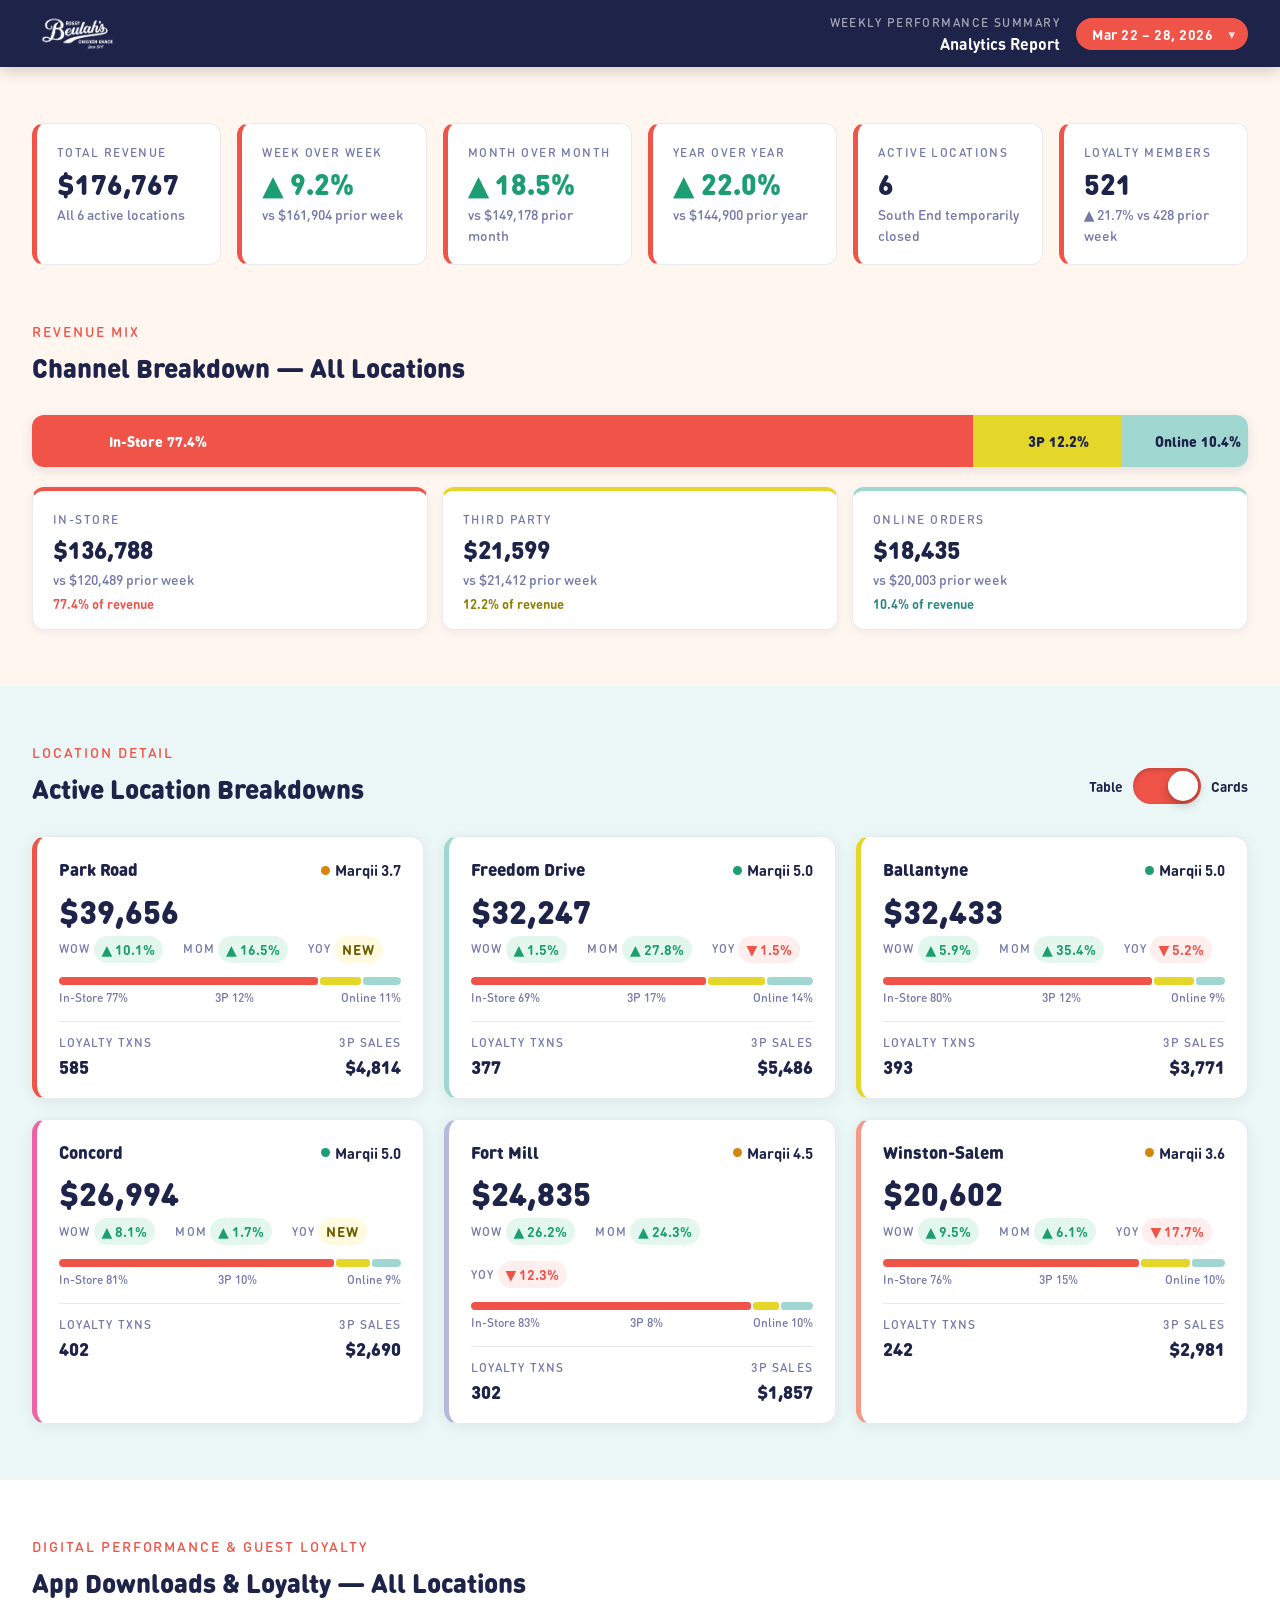
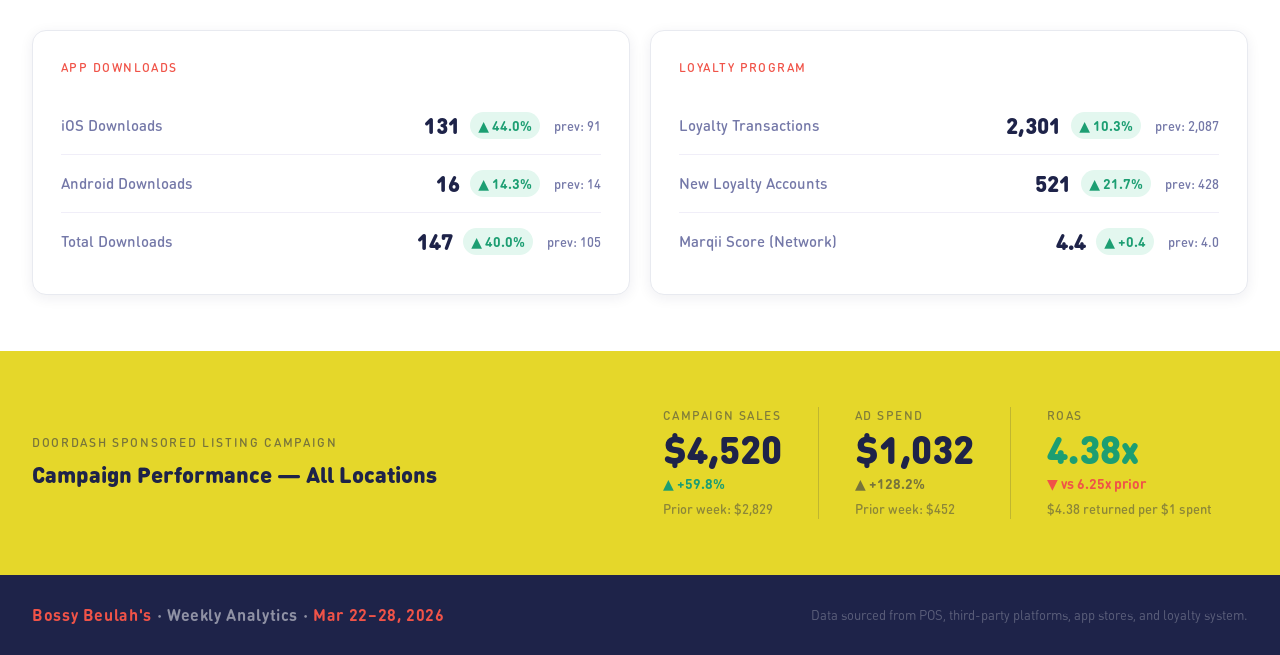
<file: bossy_beulahs/index-bright.html>
<!DOCTYPE html>
<html lang="en">
<head>
  <meta charset="UTF-8" />
  <meta name="viewport" content="width=device-width, initial-scale=1.0" />
  <title>Bossy Beulah's — Weekly Analytics Report · Bright</title>
  <link rel="icon" type="image/svg+xml" href="./favicon.svg" />
  <link rel="stylesheet" href="./css/fonts.css" />
  <link rel="stylesheet" href="./css/report-bright.css" />
</head>
<body>

  <!-- ============================================================
       1. REPORT HEADER
       ============================================================ -->
  <header class="report-header page-section">
    <div class="inner">
      <img
        class="header-logo"
        src="./assets/Logos/BossyBeauts_MAIN_WHITE.png"
        alt="Bossy Beulah's Chicken Shack"
      />
      <div class="header-right">
        <div class="header-text">
          <p class="header-label">Weekly Performance Summary</p>
          <p class="header-title">Analytics Report</p>
        </div>
        <div class="header-date-wrap">
          <select class="header-week-select" id="week-select" aria-label="Select reporting week">
            <option value="2026-03-22">Mar 22 – 28, 2026</option>
            <option value="2026-03-15">Mar 15 – 21, 2026</option>
          </select>
          <span class="header-date-chevron">▾</span>
        </div>
      </div>
    </div>
  </header>

  <!-- ============================================================
       2. ALL LOCATIONS KPI STRIP
       ============================================================ -->
  <section class="kpi-strip page-section">
    <div class="inner">
      <div class="kpi-tile">
        <p class="kpi-tile-label">Total Revenue</p>
        <p class="kpi-tile-value" data-wf="kpi_rev">$176,767</p>
        <p class="kpi-tile-sub">All 6 active locations</p>
      </div>
      <div class="kpi-tile">
        <p class="kpi-tile-label">Week over Week</p>
        <p class="kpi-tile-value positive" data-wf="kpi_wow_val" data-wf-kpi-dir="kpi_wow_dir">▲ 9.2%</p>
        <p class="kpi-tile-sub" data-wf="kpi_wow_prev">vs $161,904 prior week</p>
      </div>
      <div class="kpi-tile">
        <p class="kpi-tile-label">Month over Month</p>
        <p class="kpi-tile-value positive" data-wf="kpi_mom_val" data-wf-kpi-dir="kpi_mom_dir">▲ 18.5%</p>
        <p class="kpi-tile-sub" data-wf="kpi_mom_prev">vs $149,178 prior month</p>
      </div>
      <div class="kpi-tile">
        <p class="kpi-tile-label">Year over Year</p>
        <p class="kpi-tile-value positive" data-wf="kpi_yoy_val" data-wf-kpi-dir="kpi_yoy_dir">▲ 22.0%</p>
        <p class="kpi-tile-sub" data-wf="kpi_yoy_prev">vs $144,900 prior year</p>
      </div>
      <div class="kpi-tile">
        <p class="kpi-tile-label">Active Locations</p>
        <p class="kpi-tile-value">6</p>
        <p class="kpi-tile-sub">South End temporarily closed</p>
      </div>
      <div class="kpi-tile">
        <p class="kpi-tile-label">Loyalty Members</p>
        <p class="kpi-tile-value" data-wf="kpi_loyalty">521</p>
        <p class="kpi-tile-sub" data-wf="kpi_loyalty_sub">▲ 21.7% vs 428 prior week</p>
      </div>
    </div>
  </section>

  <!-- ============================================================
       3. REVENUE CHANNEL BREAKDOWN
       ============================================================ -->
  <section class="channel-section page-section">
    <div class="inner">
      <p class="section-eyebrow">Revenue Mix</p>
      <p class="section-title">Channel Breakdown — All Locations</p>

      <div class="channel-bar-wrap">
        <div class="channel-bar-seg channel-seg-instore" data-wf-flex="ch_instore_flex" style="flex:77.4"><span class="seg-label">In-Store</span><span class="seg-pct" data-wf="ch_instore_pct" data-wf-mob-w="ch_instore_mob">77.4%</span></div>
        <div class="channel-bar-seg channel-seg-3p"      data-wf-flex="ch_3p_flex"      style="flex:12.2"><span class="seg-label">3P</span><span class="seg-pct" data-wf="ch_3p_pct" data-wf-mob-w="ch_3p_mob">12.2%</span></div>
        <div class="channel-bar-seg channel-seg-online"  data-wf-flex="ch_online_flex"  style="flex:10.4"><span class="seg-label">Online</span><span class="seg-pct" data-wf="ch_online_pct" data-wf-mob-w="ch_online_mob">10.4%</span></div>
      </div>

      <div class="channel-tiles">
        <div class="channel-tile c-instore">
          <p class="channel-tile-label">In-Store</p>
          <p class="channel-tile-value" data-wf="ch_instore_rev">$136,788</p>
          <p class="channel-tile-sub" data-wf="ch_instore_prev">vs $120,489 prior week</p>
          <p class="channel-tile-share" data-wf="ch_instore_share">77.4% of revenue</p>
        </div>
        <div class="channel-tile c-3p">
          <p class="channel-tile-label">Third Party</p>
          <p class="channel-tile-value" data-wf="ch_3p_rev">$21,599</p>
          <p class="channel-tile-sub" data-wf="ch_3p_prev">vs $21,412 prior week</p>
          <p class="channel-tile-share" data-wf="ch_3p_share">12.2% of revenue</p>
        </div>
        <div class="channel-tile c-online">
          <p class="channel-tile-label">Online Orders</p>
          <p class="channel-tile-value" data-wf="ch_online_rev">$18,435</p>
          <p class="channel-tile-sub" data-wf="ch_online_prev">vs $20,003 prior week</p>
          <p class="channel-tile-share" data-wf="ch_online_share">10.4% of revenue</p>
        </div>
      </div>
    </div>
  </section>

  <!-- ============================================================
       4 + 5. LOCATION DATA — TABLE / CARD TOGGLE
       ============================================================ -->
  <section class="locations-section page-section" id="locations-section">
    <div class="inner">

      <!-- Section header + toggle -->
      <div class="locations-header">
        <div>
          <p class="section-eyebrow" id="loc-eyebrow">Location Summary</p>
          <p class="section-title" id="loc-title">Performance by Location</p>
        </div>
        <div class="view-toggle">
          <span class="toggle-label" id="label-table">Table</span>
          <label class="toggle-switch">
            <input type="checkbox" id="view-toggle-input" checked>
            <span class="toggle-track"><span class="toggle-thumb"></span></span>
          </label>
          <span class="toggle-label" id="label-cards">Cards</span>
        </div>
      </div>

      <!-- TABLE VIEW -->
      <div id="view-table" style="display:none;">
        <div class="card-panel">
          <div class="table-scroll">
            <table>
              <thead>
                <tr>
                  <th>Location</th>
                  <th>Revenue</th>
                  <th>WoW</th>
                  <th>MoM</th>
                  <th>YoY</th>
                  <th>In-Store</th>
                  <th>Online Orders</th>
                  <th>Third Party</th>
                  <th>Loyalty Txns</th>
                  <th>Marqii</th>
                </tr>
              </thead>
              <tbody>
                <tr>
                  <td><div class="td-location">Park Road</div></td>
                  <td class="td-revenue" data-wf="pr_rev">$39,656</td>
                  <td><span class="delta up" data-wf="pr_wow" data-wf-delta="pr_wow_dir">▲ 10.1%</span></td>
                  <td><span class="delta up" data-wf="pr_mom" data-wf-delta="pr_mom_dir">▲ 16.5%</span></td>
                  <td><span class="delta new" data-wf="pr_yoy" data-wf-delta="pr_yoy_dir">NEW</span></td>
                  <td data-wf="pr_instore">$30,353</td>
                  <td data-wf="pr_online">$4,489</td>
                  <td data-wf="pr_3p">$4,814</td>
                  <td data-wf="pr_loyalty">585</td>
                  <td><span class="marqii-badge"><span class="marqii-dot amber" data-wf-dot="pr_dot"></span><span data-wf="pr_marqii">3.7</span></span></td>
                </tr>
                <tr>
                  <td><div class="td-location">Freedom Drive</div></td>
                  <td class="td-revenue" data-wf="fd_rev">$32,247</td>
                  <td><span class="delta up" data-wf="fd_wow" data-wf-delta="fd_wow_dir">▲ 1.5%</span></td>
                  <td><span class="delta up" data-wf="fd_mom" data-wf-delta="fd_mom_dir">▲ 27.8%</span></td>
                  <td><span class="delta down" data-wf="fd_yoy" data-wf-delta="fd_yoy_dir">▼ 1.5%</span></td>
                  <td data-wf="fd_instore">$22,383</td>
                  <td data-wf="fd_online">$4,378</td>
                  <td data-wf="fd_3p">$5,486</td>
                  <td data-wf="fd_loyalty">377</td>
                  <td><span class="marqii-badge"><span class="marqii-dot green" data-wf-dot="fd_dot"></span><span data-wf="fd_marqii">5.0</span></span></td>
                </tr>
                <tr>
                  <td><div class="td-location">Ballantyne</div></td>
                  <td class="td-revenue" data-wf="bal_rev">$32,433</td>
                  <td><span class="delta up" data-wf="bal_wow" data-wf-delta="bal_wow_dir">▲ 5.9%</span></td>
                  <td><span class="delta up" data-wf="bal_mom" data-wf-delta="bal_mom_dir">▲ 35.4%</span></td>
                  <td><span class="delta down" data-wf="bal_yoy" data-wf-delta="bal_yoy_dir">▼ 5.2%</span></td>
                  <td data-wf="bal_instore">$25,841</td>
                  <td data-wf="bal_online">$2,822</td>
                  <td data-wf="bal_3p">$3,771</td>
                  <td data-wf="bal_loyalty">393</td>
                  <td><span class="marqii-badge"><span class="marqii-dot green" data-wf-dot="bal_dot"></span><span data-wf="bal_marqii">5.0</span></span></td>
                </tr>
                <tr>
                  <td><div class="td-location">Concord</div></td>
                  <td class="td-revenue" data-wf="con_rev">$26,994</td>
                  <td><span class="delta up" data-wf="con_wow" data-wf-delta="con_wow_dir">▲ 8.1%</span></td>
                  <td><span class="delta up" data-wf="con_mom" data-wf-delta="con_mom_dir">▲ 1.7%</span></td>
                  <td><span class="delta new" data-wf="con_yoy" data-wf-delta="con_yoy_dir">NEW</span></td>
                  <td data-wf="con_instore">$21,947</td>
                  <td data-wf="con_online">$2,357</td>
                  <td data-wf="con_3p">$2,690</td>
                  <td data-wf="con_loyalty">402</td>
                  <td><span class="marqii-badge"><span class="marqii-dot green" data-wf-dot="con_dot"></span><span data-wf="con_marqii">5.0</span></span></td>
                </tr>
                <tr>
                  <td><div class="td-location">Fort Mill</div></td>
                  <td class="td-revenue" data-wf="fm_rev">$24,835</td>
                  <td><span class="delta up" data-wf="fm_wow" data-wf-delta="fm_wow_dir">▲ 26.2%</span></td>
                  <td><span class="delta up" data-wf="fm_mom" data-wf-delta="fm_mom_dir">▲ 24.3%</span></td>
                  <td><span class="delta down" data-wf="fm_yoy" data-wf-delta="fm_yoy_dir">▼ 12.3%</span></td>
                  <td data-wf="fm_instore">$20,634</td>
                  <td data-wf="fm_online">$2,399</td>
                  <td data-wf="fm_3p">$1,857</td>
                  <td data-wf="fm_loyalty">302</td>
                  <td><span class="marqii-badge"><span class="marqii-dot amber" data-wf-dot="fm_dot"></span><span data-wf="fm_marqii">4.5</span></span></td>
                </tr>
                <tr>
                  <td><div class="td-location">Winston-Salem</div></td>
                  <td class="td-revenue" data-wf="ws_rev">$20,602</td>
                  <td><span class="delta up" data-wf="ws_wow" data-wf-delta="ws_wow_dir">▲ 9.5%</span></td>
                  <td><span class="delta up" data-wf="ws_mom" data-wf-delta="ws_mom_dir">▲ 6.1%</span></td>
                  <td><span class="delta down" data-wf="ws_yoy" data-wf-delta="ws_yoy_dir">▼ 17.7%</span></td>
                  <td data-wf="ws_instore">$15,630</td>
                  <td data-wf="ws_online">$1,991</td>
                  <td data-wf="ws_3p">$2,981</td>
                  <td data-wf="ws_loyalty">242</td>
                  <td><span class="marqii-badge"><span class="marqii-dot amber" data-wf-dot="ws_dot"></span><span data-wf="ws_marqii">3.6</span></span></td>
                </tr>
                <tr class="row-closed">
                  <td>
                    <div class="td-location">South End</div>
                    <div class="td-closed-note">Temporarily Closed</div>
                  </td>
                  <td class="td-revenue">—</td>
                  <td><span class="delta na">—</span></td>
                  <td><span class="delta na">—</span></td>
                  <td><span class="delta down">▼ 100%</span></td>
                  <td>—</td>
                  <td>—</td>
                  <td>—</td>
                  <td>—</td>
                  <td><span class="delta na">—</span></td>
                </tr>
              </tbody>
            </table>
          </div>
        </div>
      </div><!-- /view-table -->

      <!-- CARD VIEW (default) -->
      <div id="view-cards">
        <div class="cards-grid">

          <!-- Park Road -->
          <div class="loc-card">
            <div class="loc-card-header">
              <div class="loc-card-name">Park Road</div>
              <span class="marqii-badge"><span class="marqii-dot amber" data-wf-dot="pr_dot"></span><span data-wf="pr_marqii_badge">Marqii 3.7</span></span>
            </div>
            <div>
              <div class="loc-card-revenue" data-wf="pr_rev">$39,656</div>
              <div class="loc-card-deltas" style="margin-top:8px;">
                <span class="delta-pair"><span class="delta-label">WoW</span><span class="delta up" data-wf="pr_wow" data-wf-delta="pr_wow_dir">▲ 10.1%</span></span>
                <span class="delta-pair"><span class="delta-label">MoM</span><span class="delta up" data-wf="pr_mom" data-wf-delta="pr_mom_dir">▲ 16.5%</span></span>
                <span class="delta-pair"><span class="delta-label">YoY</span><span class="delta new" data-wf="pr_yoy" data-wf-delta="pr_yoy_dir">NEW</span></span>
              </div>
            </div>
            <div>
              <div class="mini-bar-wrap">
                <div class="mini-seg mini-seg-instore" data-wf-flex="pr_mini_instore" style="flex:76.5;"></div>
                <div class="mini-seg mini-seg-3p"      data-wf-flex="pr_mini_3p"      style="flex:12.1;"></div>
                <div class="mini-seg mini-seg-online"  data-wf-flex="pr_mini_online"  style="flex:11.3;"></div>
              </div>
              <div class="mini-bar-labels">
                <span class="mini-bar-label" data-wf="pr_mini_instore_lbl">In-Store 77%</span>
                <span class="mini-bar-label" data-wf="pr_mini_3p_lbl">3P 12%</span>
                <span class="mini-bar-label" data-wf="pr_mini_online_lbl">Online 11%</span>
              </div>
            </div>
            <div class="loc-card-footer">
              <div class="loc-metric-group">
                <span class="loc-metric-label">Loyalty Txns</span>
                <span class="loc-metric-value" data-wf="pr_loyalty">585</span>
              </div>
              <div class="loc-metric-group" style="text-align:right;">
                <span class="loc-metric-label">3P Sales</span>
                <span class="loc-metric-value" data-wf="pr_3p">$4,814</span>
              </div>
            </div>
          </div>

          <!-- Freedom Drive -->
          <div class="loc-card">
            <div class="loc-card-header">
              <div class="loc-card-name">Freedom Drive</div>
              <span class="marqii-badge"><span class="marqii-dot green" data-wf-dot="fd_dot"></span><span data-wf="fd_marqii_badge">Marqii 5.0</span></span>
            </div>
            <div>
              <div class="loc-card-revenue" data-wf="fd_rev">$32,247</div>
              <div class="loc-card-deltas" style="margin-top:8px;">
                <span class="delta-pair"><span class="delta-label">WoW</span><span class="delta up" data-wf="fd_wow" data-wf-delta="fd_wow_dir">▲ 1.5%</span></span>
                <span class="delta-pair"><span class="delta-label">MoM</span><span class="delta up" data-wf="fd_mom" data-wf-delta="fd_mom_dir">▲ 27.8%</span></span>
                <span class="delta-pair"><span class="delta-label">YoY</span><span class="delta down" data-wf="fd_yoy" data-wf-delta="fd_yoy_dir">▼ 1.5%</span></span>
              </div>
            </div>
            <div>
              <div class="mini-bar-wrap">
                <div class="mini-seg mini-seg-instore" data-wf-flex="fd_mini_instore" style="flex:69.4;"></div>
                <div class="mini-seg mini-seg-3p"      data-wf-flex="fd_mini_3p"      style="flex:17.0;"></div>
                <div class="mini-seg mini-seg-online"  data-wf-flex="fd_mini_online"  style="flex:13.6;"></div>
              </div>
              <div class="mini-bar-labels">
                <span class="mini-bar-label" data-wf="fd_mini_instore_lbl">In-Store 69%</span>
                <span class="mini-bar-label" data-wf="fd_mini_3p_lbl">3P 17%</span>
                <span class="mini-bar-label" data-wf="fd_mini_online_lbl">Online 14%</span>
              </div>
            </div>
            <div class="loc-card-footer">
              <div class="loc-metric-group">
                <span class="loc-metric-label">Loyalty Txns</span>
                <span class="loc-metric-value" data-wf="fd_loyalty">377</span>
              </div>
              <div class="loc-metric-group" style="text-align:right;">
                <span class="loc-metric-label">3P Sales</span>
                <span class="loc-metric-value" data-wf="fd_3p">$5,486</span>
              </div>
            </div>
          </div>

          <!-- Ballantyne -->
          <div class="loc-card">
            <div class="loc-card-header">
              <div class="loc-card-name">Ballantyne</div>
              <span class="marqii-badge"><span class="marqii-dot green" data-wf-dot="bal_dot"></span><span data-wf="bal_marqii_badge">Marqii 5.0</span></span>
            </div>
            <div>
              <div class="loc-card-revenue" data-wf="bal_rev">$32,433</div>
              <div class="loc-card-deltas" style="margin-top:8px;">
                <span class="delta-pair"><span class="delta-label">WoW</span><span class="delta up" data-wf="bal_wow" data-wf-delta="bal_wow_dir">▲ 5.9%</span></span>
                <span class="delta-pair"><span class="delta-label">MoM</span><span class="delta up" data-wf="bal_mom" data-wf-delta="bal_mom_dir">▲ 35.4%</span></span>
                <span class="delta-pair"><span class="delta-label">YoY</span><span class="delta down" data-wf="bal_yoy" data-wf-delta="bal_yoy_dir">▼ 5.2%</span></span>
              </div>
            </div>
            <div>
              <div class="mini-bar-wrap">
                <div class="mini-seg mini-seg-instore" data-wf-flex="bal_mini_instore" style="flex:79.7;"></div>
                <div class="mini-seg mini-seg-3p"      data-wf-flex="bal_mini_3p"      style="flex:11.6;"></div>
                <div class="mini-seg mini-seg-online"  data-wf-flex="bal_mini_online"  style="flex:8.7;"></div>
              </div>
              <div class="mini-bar-labels">
                <span class="mini-bar-label" data-wf="bal_mini_instore_lbl">In-Store 80%</span>
                <span class="mini-bar-label" data-wf="bal_mini_3p_lbl">3P 12%</span>
                <span class="mini-bar-label" data-wf="bal_mini_online_lbl">Online 9%</span>
              </div>
            </div>
            <div class="loc-card-footer">
              <div class="loc-metric-group">
                <span class="loc-metric-label">Loyalty Txns</span>
                <span class="loc-metric-value" data-wf="bal_loyalty">393</span>
              </div>
              <div class="loc-metric-group" style="text-align:right;">
                <span class="loc-metric-label">3P Sales</span>
                <span class="loc-metric-value" data-wf="bal_3p">$3,771</span>
              </div>
            </div>
          </div>

          <!-- Concord -->
          <div class="loc-card">
            <div class="loc-card-header">
              <div class="loc-card-name">Concord</div>
              <span class="marqii-badge"><span class="marqii-dot green" data-wf-dot="con_dot"></span><span data-wf="con_marqii_badge">Marqii 5.0</span></span>
            </div>
            <div>
              <div class="loc-card-revenue" data-wf="con_rev">$26,994</div>
              <div class="loc-card-deltas" style="margin-top:8px;">
                <span class="delta-pair"><span class="delta-label">WoW</span><span class="delta up" data-wf="con_wow" data-wf-delta="con_wow_dir">▲ 8.1%</span></span>
                <span class="delta-pair"><span class="delta-label">MoM</span><span class="delta up" data-wf="con_mom" data-wf-delta="con_mom_dir">▲ 1.7%</span></span>
                <span class="delta-pair"><span class="delta-label">YoY</span><span class="delta new" data-wf="con_yoy" data-wf-delta="con_yoy_dir">NEW</span></span>
              </div>
            </div>
            <div>
              <div class="mini-bar-wrap">
                <div class="mini-seg mini-seg-instore" data-wf-flex="con_mini_instore" style="flex:81.3;"></div>
                <div class="mini-seg mini-seg-3p"      data-wf-flex="con_mini_3p"      style="flex:10.0;"></div>
                <div class="mini-seg mini-seg-online"  data-wf-flex="con_mini_online"  style="flex:8.7;"></div>
              </div>
              <div class="mini-bar-labels">
                <span class="mini-bar-label" data-wf="con_mini_instore_lbl">In-Store 81%</span>
                <span class="mini-bar-label" data-wf="con_mini_3p_lbl">3P 10%</span>
                <span class="mini-bar-label" data-wf="con_mini_online_lbl">Online 9%</span>
              </div>
            </div>
            <div class="loc-card-footer">
              <div class="loc-metric-group">
                <span class="loc-metric-label">Loyalty Txns</span>
                <span class="loc-metric-value" data-wf="con_loyalty">402</span>
              </div>
              <div class="loc-metric-group" style="text-align:right;">
                <span class="loc-metric-label">3P Sales</span>
                <span class="loc-metric-value" data-wf="con_3p">$2,690</span>
              </div>
            </div>
          </div>

          <!-- Fort Mill -->
          <div class="loc-card">
            <div class="loc-card-header">
              <div class="loc-card-name">Fort Mill</div>
              <span class="marqii-badge"><span class="marqii-dot amber" data-wf-dot="fm_dot"></span><span data-wf="fm_marqii_badge">Marqii 4.5</span></span>
            </div>
            <div>
              <div class="loc-card-revenue" data-wf="fm_rev">$24,835</div>
              <div class="loc-card-deltas" style="margin-top:8px;">
                <span class="delta-pair"><span class="delta-label">WoW</span><span class="delta up" data-wf="fm_wow" data-wf-delta="fm_wow_dir">▲ 26.2%</span></span>
                <span class="delta-pair"><span class="delta-label">MoM</span><span class="delta up" data-wf="fm_mom" data-wf-delta="fm_mom_dir">▲ 24.3%</span></span>
                <span class="delta-pair"><span class="delta-label">YoY</span><span class="delta down" data-wf="fm_yoy" data-wf-delta="fm_yoy_dir">▼ 12.3%</span></span>
              </div>
            </div>
            <div>
              <div class="mini-bar-wrap">
                <div class="mini-seg mini-seg-instore" data-wf-flex="fm_mini_instore" style="flex:82.9;"></div>
                <div class="mini-seg mini-seg-3p"      data-wf-flex="fm_mini_3p"      style="flex:7.5;"></div>
                <div class="mini-seg mini-seg-online"  data-wf-flex="fm_mini_online"  style="flex:9.6;"></div>
              </div>
              <div class="mini-bar-labels">
                <span class="mini-bar-label" data-wf="fm_mini_instore_lbl">In-Store 83%</span>
                <span class="mini-bar-label" data-wf="fm_mini_3p_lbl">3P 8%</span>
                <span class="mini-bar-label" data-wf="fm_mini_online_lbl">Online 10%</span>
              </div>
            </div>
            <div class="loc-card-footer">
              <div class="loc-metric-group">
                <span class="loc-metric-label">Loyalty Txns</span>
                <span class="loc-metric-value" data-wf="fm_loyalty">302</span>
              </div>
              <div class="loc-metric-group" style="text-align:right;">
                <span class="loc-metric-label">3P Sales</span>
                <span class="loc-metric-value" data-wf="fm_3p">$1,857</span>
              </div>
            </div>
          </div>

          <!-- Winston-Salem -->
          <div class="loc-card">
            <div class="loc-card-header">
              <div class="loc-card-name">Winston-Salem</div>
              <span class="marqii-badge"><span class="marqii-dot amber" data-wf-dot="ws_dot"></span><span data-wf="ws_marqii_badge">Marqii 3.6</span></span>
            </div>
            <div>
              <div class="loc-card-revenue" data-wf="ws_rev">$20,602</div>
              <div class="loc-card-deltas" style="margin-top:8px;">
                <span class="delta-pair"><span class="delta-label">WoW</span><span class="delta up" data-wf="ws_wow" data-wf-delta="ws_wow_dir">▲ 9.5%</span></span>
                <span class="delta-pair"><span class="delta-label">MoM</span><span class="delta up" data-wf="ws_mom" data-wf-delta="ws_mom_dir">▲ 6.1%</span></span>
                <span class="delta-pair"><span class="delta-label">YoY</span><span class="delta down" data-wf="ws_yoy" data-wf-delta="ws_yoy_dir">▼ 17.7%</span></span>
              </div>
            </div>
            <div>
              <div class="mini-bar-wrap">
                <div class="mini-seg mini-seg-instore" data-wf-flex="ws_mini_instore" style="flex:75.9;"></div>
                <div class="mini-seg mini-seg-3p"      data-wf-flex="ws_mini_3p"      style="flex:14.5;"></div>
                <div class="mini-seg mini-seg-online"  data-wf-flex="ws_mini_online"  style="flex:9.7;"></div>
              </div>
              <div class="mini-bar-labels">
                <span class="mini-bar-label" data-wf="ws_mini_instore_lbl">In-Store 76%</span>
                <span class="mini-bar-label" data-wf="ws_mini_3p_lbl">3P 15%</span>
                <span class="mini-bar-label" data-wf="ws_mini_online_lbl">Online 10%</span>
              </div>
            </div>
            <div class="loc-card-footer">
              <div class="loc-metric-group">
                <span class="loc-metric-label">Loyalty Txns</span>
                <span class="loc-metric-value" data-wf="ws_loyalty">242</span>
              </div>
              <div class="loc-metric-group" style="text-align:right;">
                <span class="loc-metric-label">3P Sales</span>
                <span class="loc-metric-value" data-wf="ws_3p">$2,981</span>
              </div>
            </div>
          </div>

        </div><!-- /cards-grid -->
      </div><!-- /view-cards -->

    </div>
  </section>

  <!-- ============================================================
       6. DIGITAL & LOYALTY
       ============================================================ -->
  <section class="digital-section page-section">
    <div class="inner">
      <p class="section-eyebrow">Digital Performance &amp; Guest Loyalty</p>
      <p class="section-title">App Downloads &amp; Loyalty — All Locations</p>

      <div class="two-col">

        <!-- App Downloads -->
        <div class="stat-panel">
          <p class="stat-panel-title">App Downloads</p>
          <div class="stat-row">
            <span class="stat-label">iOS Downloads</span>
            <div class="stat-right">
              <span class="stat-value" data-wf="ios_val">131</span>
              <span class="delta up" data-wf="ios_delta" data-wf-delta="ios_dir">▲ 44.0%</span>
              <span class="stat-prev" data-wf="ios_prev">prev: 91</span>
            </div>
          </div>
          <div class="stat-row">
            <span class="stat-label">Android Downloads</span>
            <div class="stat-right">
              <span class="stat-value" data-wf="and_val">16</span>
              <span class="delta up" data-wf="and_delta" data-wf-delta="and_dir">▲ 14.3%</span>
              <span class="stat-prev" data-wf="and_prev">prev: 14</span>
            </div>
          </div>
          <div class="stat-row">
            <span class="stat-label">Total Downloads</span>
            <div class="stat-right">
              <span class="stat-value" data-wf="tot_val">147</span>
              <span class="delta up" data-wf="tot_delta" data-wf-delta="tot_dir">▲ 40.0%</span>
              <span class="stat-prev" data-wf="tot_prev">prev: 105</span>
            </div>
          </div>
        </div>

        <!-- Loyalty -->
        <div class="stat-panel">
          <p class="stat-panel-title">Loyalty Program</p>
          <div class="stat-row">
            <span class="stat-label">Loyalty Transactions</span>
            <div class="stat-right">
              <span class="stat-value" data-wf="loy_txns_val">2,301</span>
              <span class="delta up" data-wf="loy_txns_delta" data-wf-delta="loy_txns_dir">▲ 10.3%</span>
              <span class="stat-prev" data-wf="loy_txns_prev">prev: 2,087</span>
            </div>
          </div>
          <div class="stat-row">
            <span class="stat-label">New Loyalty Accounts</span>
            <div class="stat-right">
              <span class="stat-value" data-wf="loy_accts_val">521</span>
              <span class="delta up" data-wf="loy_accts_delta" data-wf-delta="loy_accts_dir">▲ 21.7%</span>
              <span class="stat-prev" data-wf="loy_accts_prev">prev: 428</span>
            </div>
          </div>
          <div class="stat-row">
            <span class="stat-label">Marqii Score (Network)</span>
            <div class="stat-right">
              <span class="stat-value" data-wf="net_marqii_val">4.4</span>
              <span class="delta up" data-wf="net_marqii_delta" data-wf-delta="net_marqii_dir">▲ +0.4</span>
              <span class="stat-prev" data-wf="net_marqii_prev">prev: 4.0</span>
            </div>
          </div>
        </div>

      </div>
    </div>
  </section>

  <!-- ============================================================
       7. DOORDASH CAMPAIGN
       ============================================================ -->
  <section class="dd-section page-section">
    <div class="inner">
      <div class="dd-inner">
        <div class="dd-left">
          <p class="dd-label">DoorDash Sponsored Listing Campaign</p>
          <p class="dd-title">Campaign Performance — All Locations</p>
        </div>
        <div class="dd-stats">

          <div class="dd-stat">
            <p class="dd-stat-label">Campaign Sales</p>
            <p class="dd-stat-value" data-wf="dd_sales_val">$4,520</p>
            <span class="dd-stat-delta positive" data-wf="dd_sales_delta" data-wf-dd-dir="dd_sales_ddir">▲ +59.8%</span>
            <p class="dd-stat-prev" data-wf="dd_sales_prev">Prior week: $2,829</p>
          </div>

          <div class="dd-stat">
            <p class="dd-stat-label">Ad Spend</p>
            <p class="dd-stat-value" data-wf="dd_spend_val">$1,032</p>
            <span class="dd-stat-delta neutral" data-wf="dd_spend_delta">▲ +128.2%</span>
            <p class="dd-stat-prev" data-wf="dd_spend_prev">Prior week: $452</p>
          </div>

          <div class="dd-stat dd-stat-highlight">
            <p class="dd-stat-label">ROAS</p>
            <p class="dd-stat-value" data-wf="dd_roas_val">4.38x</p>
            <span class="dd-stat-delta negative" data-wf="dd_roas_delta" data-wf-dd-dir="dd_roas_ddir">▼ vs 6.25x prior</span>
            <p class="dd-stat-prev" data-wf="dd_roas_note">$4.38 returned per $1 spent</p>
          </div>

        </div>
      </div>
    </div>
  </section>

  <!-- ============================================================
       8. FOOTER
       ============================================================ -->
  <footer class="report-footer page-section">
    <div class="inner">
      <div class="footer-inner">
        <p class="footer-brand">
          <span>Bossy Beulah's</span> &middot; Weekly Analytics &middot; <span data-wf="footer_date">Mar 22–28, 2026</span>
        </p>
        <p class="footer-note">
          Data sourced from POS, third-party platforms, app stores, and loyalty system.
        </p>
      </div>
    </div>
  </footer>


  <script>
    var WEEKS = {
      "2026-03-22": {
        // KPI
        kpi_rev: "$176,767",
        kpi_wow_val: "▲ 9.2%",    kpi_wow_dir: "positive",  kpi_wow_prev: "vs $161,904 prior week",
        kpi_mom_val: "▲ 18.5%",   kpi_mom_dir: "positive",  kpi_mom_prev: "vs $149,178 prior month",
        kpi_yoy_val: "▲ 22.0%",   kpi_yoy_dir: "positive",  kpi_yoy_prev: "vs $144,900 prior year",
        kpi_loyalty: "521",        kpi_loyalty_sub: "▲ 21.7% vs 428 prior week",
        // Channel bar
        ch_instore_flex: 77.4, ch_3p_flex: 12.2, ch_online_flex: 10.4,
        ch_instore_mob: 77.4,  ch_3p_mob: 12.2,  ch_online_mob: 10.4,
        ch_instore_pct: "77.4%", ch_3p_pct: "12.2%", ch_online_pct: "10.4%",
        ch_instore_rev: "$136,788", ch_instore_prev: "vs $120,489 prior week", ch_instore_share: "77.4% of revenue",
        ch_3p_rev: "$21,599",       ch_3p_prev: "vs $21,412 prior week",       ch_3p_share: "12.2% of revenue",
        ch_online_rev: "$18,435",   ch_online_prev: "vs $20,003 prior week",   ch_online_share: "10.4% of revenue",
        // Park Road
        pr_rev: "$39,656", pr_wow: "▲ 10.1%", pr_wow_dir: "up", pr_mom: "▲ 16.5%", pr_mom_dir: "up", pr_yoy: "NEW", pr_yoy_dir: "new",
        pr_instore: "$30,353", pr_online: "$4,489", pr_3p: "$4,814", pr_loyalty: "585",
        pr_marqii: "3.7", pr_dot: "amber", pr_marqii_badge: "Marqii 3.7",
        pr_mini_instore: 76.5, pr_mini_3p: 12.1, pr_mini_online: 11.3,
        pr_mini_instore_lbl: "In-Store 77%", pr_mini_3p_lbl: "3P 12%", pr_mini_online_lbl: "Online 11%",
        // Freedom Drive
        fd_rev: "$32,247", fd_wow: "▲ 1.5%", fd_wow_dir: "up", fd_mom: "▲ 27.8%", fd_mom_dir: "up", fd_yoy: "▼ 1.5%", fd_yoy_dir: "down",
        fd_instore: "$22,383", fd_online: "$4,378", fd_3p: "$5,486", fd_loyalty: "377",
        fd_marqii: "5.0", fd_dot: "green", fd_marqii_badge: "Marqii 5.0",
        fd_mini_instore: 69.4, fd_mini_3p: 17.0, fd_mini_online: 13.6,
        fd_mini_instore_lbl: "In-Store 69%", fd_mini_3p_lbl: "3P 17%", fd_mini_online_lbl: "Online 14%",
        // Ballantyne
        bal_rev: "$32,433", bal_wow: "▲ 5.9%", bal_wow_dir: "up", bal_mom: "▲ 35.4%", bal_mom_dir: "up", bal_yoy: "▼ 5.2%", bal_yoy_dir: "down",
        bal_instore: "$25,841", bal_online: "$2,822", bal_3p: "$3,771", bal_loyalty: "393",
        bal_marqii: "5.0", bal_dot: "green", bal_marqii_badge: "Marqii 5.0",
        bal_mini_instore: 79.7, bal_mini_3p: 11.6, bal_mini_online: 8.7,
        bal_mini_instore_lbl: "In-Store 80%", bal_mini_3p_lbl: "3P 12%", bal_mini_online_lbl: "Online 9%",
        // Concord
        con_rev: "$26,994", con_wow: "▲ 8.1%", con_wow_dir: "up", con_mom: "▲ 1.7%", con_mom_dir: "up", con_yoy: "NEW", con_yoy_dir: "new",
        con_instore: "$21,947", con_online: "$2,357", con_3p: "$2,690", con_loyalty: "402",
        con_marqii: "5.0", con_dot: "green", con_marqii_badge: "Marqii 5.0",
        con_mini_instore: 81.3, con_mini_3p: 10.0, con_mini_online: 8.7,
        con_mini_instore_lbl: "In-Store 81%", con_mini_3p_lbl: "3P 10%", con_mini_online_lbl: "Online 9%",
        // Fort Mill
        fm_rev: "$24,835", fm_wow: "▲ 26.2%", fm_wow_dir: "up", fm_mom: "▲ 24.3%", fm_mom_dir: "up", fm_yoy: "▼ 12.3%", fm_yoy_dir: "down",
        fm_instore: "$20,634", fm_online: "$2,399", fm_3p: "$1,857", fm_loyalty: "302",
        fm_marqii: "4.5", fm_dot: "amber", fm_marqii_badge: "Marqii 4.5",
        fm_mini_instore: 82.9, fm_mini_3p: 7.5, fm_mini_online: 9.6,
        fm_mini_instore_lbl: "In-Store 83%", fm_mini_3p_lbl: "3P 8%", fm_mini_online_lbl: "Online 10%",
        // Winston-Salem
        ws_rev: "$20,602", ws_wow: "▲ 9.5%", ws_wow_dir: "up", ws_mom: "▲ 6.1%", ws_mom_dir: "up", ws_yoy: "▼ 17.7%", ws_yoy_dir: "down",
        ws_instore: "$15,630", ws_online: "$1,991", ws_3p: "$2,981", ws_loyalty: "242",
        ws_marqii: "3.6", ws_dot: "amber", ws_marqii_badge: "Marqii 3.6",
        ws_mini_instore: 75.9, ws_mini_3p: 14.5, ws_mini_online: 9.7,
        ws_mini_instore_lbl: "In-Store 76%", ws_mini_3p_lbl: "3P 15%", ws_mini_online_lbl: "Online 10%",
        // Digital
        ios_val: "131", ios_delta: "▲ 44.0%", ios_dir: "up", ios_prev: "prev: 91",
        and_val: "16",  and_delta: "▲ 14.3%", and_dir: "up", and_prev: "prev: 14",
        tot_val: "147", tot_delta: "▲ 40.0%", tot_dir: "up", tot_prev: "prev: 105",
        // Loyalty
        loy_txns_val: "2,301", loy_txns_delta: "▲ 10.3%", loy_txns_dir: "up",  loy_txns_prev: "prev: 2,087",
        loy_accts_val: "521",  loy_accts_delta: "▲ 21.7%", loy_accts_dir: "up", loy_accts_prev: "prev: 428",
        net_marqii_val: "4.4", net_marqii_delta: "▲ +0.4", net_marqii_dir: "up", net_marqii_prev: "prev: 4.0",
        // DoorDash
        dd_sales_val: "$4,520", dd_sales_delta: "▲ +59.8%", dd_sales_ddir: "positive", dd_sales_prev: "Prior week: $2,829",
        dd_spend_val: "$1,032", dd_spend_delta: "▲ +128.2%", dd_spend_prev: "Prior week: $452",
        dd_roas_val: "4.38x", dd_roas_delta: "▼ vs 6.25x prior", dd_roas_ddir: "negative", dd_roas_note: "$4.38 returned per $1 spent",
        // Footer
        footer_date: "Mar 22–28, 2026"
      },

      "2026-03-15": {
        // KPI
        kpi_rev: "$161,904",
        kpi_wow_val: "▼ 1.3%",    kpi_wow_dir: "negative",  kpi_wow_prev: "vs $164,083 prior week",
        kpi_mom_val: "▲ 6.0%",    kpi_mom_dir: "positive",  kpi_mom_prev: "vs $152,741 prior month",
        kpi_yoy_val: "▲ 10.5%",   kpi_yoy_dir: "positive",  kpi_yoy_prev: "vs $146,576 prior year",
        kpi_loyalty: "428",        kpi_loyalty_sub: "▼ 15.1% vs 504 prior week",
        // Channel bar
        ch_instore_flex: 74.4, ch_3p_flex: 13.2, ch_online_flex: 12.4,
        ch_instore_mob: 74.4,  ch_3p_mob: 13.2,  ch_online_mob: 12.4,
        ch_instore_pct: "74.4%", ch_3p_pct: "13.2%", ch_online_pct: "12.4%",
        ch_instore_rev: "$120,489", ch_instore_prev: "vs $122,503 prior week", ch_instore_share: "74.4% of revenue",
        ch_3p_rev: "$21,406",       ch_3p_prev: "vs $21,679 prior week",       ch_3p_share: "13.2% of revenue",
        ch_online_rev: "$20,003",   ch_online_prev: "vs $19,901 prior week",   ch_online_share: "12.4% of revenue",
        // Park Road
        pr_rev: "$36,003", pr_wow: "▼ 7.0%", pr_wow_dir: "down", pr_mom: "▲ 2.7%", pr_mom_dir: "up", pr_yoy: "NEW", pr_yoy_dir: "new",
        pr_instore: "$25,604", pr_online: "$4,985", pr_3p: "$5,415", pr_loyalty: "549",
        pr_marqii: "1.5", pr_dot: "red", pr_marqii_badge: "Marqii 1.5",
        pr_mini_instore: 71.1, pr_mini_3p: 15.0, pr_mini_online: 13.8,
        pr_mini_instore_lbl: "In-Store 71%", pr_mini_3p_lbl: "3P 15%", pr_mini_online_lbl: "Online 14%",
        // Freedom Drive
        fd_rev: "$31,781", fd_wow: "▲ 16.5%", fd_wow_dir: "up", fd_mom: "▲ 24.2%", fd_mom_dir: "up", fd_yoy: "▲ 9.1%", fd_yoy_dir: "up",
        fd_instore: "$22,743", fd_online: "$3,707", fd_3p: "$5,326", fd_loyalty: "544",
        fd_marqii: "5.0", fd_dot: "green", fd_marqii_badge: "Marqii 5.0",
        fd_mini_instore: 71.6, fd_mini_3p: 16.8, fd_mini_online: 11.7,
        fd_mini_instore_lbl: "In-Store 72%", fd_mini_3p_lbl: "3P 17%", fd_mini_online_lbl: "Online 12%",
        // Ballantyne
        bal_rev: "$30,636", bal_wow: "▼ 4.9%", bal_wow_dir: "down", bal_mom: "▲ 7.7%", bal_mom_dir: "up", bal_yoy: "▼ 10.7%", bal_yoy_dir: "down",
        bal_instore: "$23,490", bal_online: "$3,597", bal_3p: "$3,550", bal_loyalty: "359",
        bal_marqii: "5.0", bal_dot: "green", bal_marqii_badge: "Marqii 5.0",
        bal_mini_instore: 76.7, bal_mini_3p: 11.6, bal_mini_online: 11.7,
        bal_mini_instore_lbl: "In-Store 77%", bal_mini_3p_lbl: "3P 12%", bal_mini_online_lbl: "Online 12%",
        // Concord
        con_rev: "$24,981", con_wow: "▼ 5.6%", con_wow_dir: "down", con_mom: "▲ 6.5%", con_mom_dir: "up", con_yoy: "NEW", con_yoy_dir: "new",
        con_instore: "$18,580", con_online: "$3,587", con_3p: "$2,815", con_loyalty: "346",
        con_marqii: "5.0", con_dot: "green", con_marqii_badge: "Marqii 5.0",
        con_mini_instore: 74.4, con_mini_3p: 11.3, con_mini_online: 14.4,
        con_mini_instore_lbl: "In-Store 74%", con_mini_3p_lbl: "3P 11%", con_mini_online_lbl: "Online 14%",
        // Fort Mill
        fm_rev: "$19,678", fm_wow: "▼ 13.6%", fm_wow_dir: "down", fm_mom: "▼ 4.9%", fm_mom_dir: "down", fm_yoy: "▼ 42.0%", fm_yoy_dir: "down",
        fm_instore: "$16,664", fm_online: "$1,236", fm_3p: "$1,778", fm_loyalty: "289",
        fm_marqii: "5.0", fm_dot: "green", fm_marqii_badge: "Marqii 5.0",
        fm_mini_instore: 84.7, fm_mini_3p: 9.0, fm_mini_online: 6.3,
        fm_mini_instore_lbl: "In-Store 85%", fm_mini_3p_lbl: "3P 9%", fm_mini_online_lbl: "Online 6%",
        // Winston-Salem
        ws_rev: "$18,821", ws_wow: "▲ 13.0%", ws_wow_dir: "up", ws_mom: "▼ 3.5%", ws_mom_dir: "down", ws_yoy: "▼ 18.0%", ws_yoy_dir: "down",
        ws_instore: "$13,409", ws_online: "$2,891", ws_3p: "$2,522", ws_loyalty: "222",
        ws_marqii: "2.9", ws_dot: "amber", ws_marqii_badge: "Marqii 2.9",
        ws_mini_instore: 71.2, ws_mini_3p: 13.4, ws_mini_online: 15.4,
        ws_mini_instore_lbl: "In-Store 71%", ws_mini_3p_lbl: "3P 13%", ws_mini_online_lbl: "Online 15%",
        // Digital
        ios_val: "91",  ios_delta: "▼ 17.3%", ios_dir: "down", ios_prev: "prev: 110",
        and_val: "14",  and_delta: "▼ 22.2%", and_dir: "down", and_prev: "prev: 18",
        tot_val: "105", tot_delta: "▼ 18.0%", tot_dir: "down", tot_prev: "prev: 128",
        // Loyalty
        loy_txns_val: "2,087", loy_txns_delta: "▼ 4.4%",  loy_txns_dir: "down",  loy_txns_prev: "prev: 2,184",
        loy_accts_val: "428",  loy_accts_delta: "▼ 15.1%", loy_accts_dir: "down", loy_accts_prev: "prev: 504",
        net_marqii_val: "4.0", net_marqii_delta: "▼ 0.7",  net_marqii_dir: "down", net_marqii_prev: "prev: 4.7",
        // DoorDash
        dd_sales_val: "$2,829", dd_sales_delta: "▲ +8.8%", dd_sales_ddir: "positive", dd_sales_prev: "Prior week: $2,601",
        dd_spend_val: "$452",   dd_spend_delta: "▲ +81.3%", dd_spend_prev: "Prior week: $250",
        dd_roas_val: "6.25x", dd_roas_delta: "▼ vs 10.43x prior", dd_roas_ddir: "negative", dd_roas_note: "$6.25 returned per $1 spent",
        // Footer
        footer_date: "Mar 15–21, 2026"
      }
    };

    function render(weekKey) {
      var d = WEEKS[weekKey];
      if (!d) return;

      // Text content
      document.querySelectorAll('[data-wf]').forEach(function(el) {
        var v = d[el.getAttribute('data-wf')];
        if (v !== undefined) el.textContent = v;
      });

      // KPI direction class (positive / negative)
      document.querySelectorAll('[data-wf-kpi-dir]').forEach(function(el) {
        var dir = d[el.getAttribute('data-wf-kpi-dir')] || '';
        el.className = 'kpi-tile-value ' + dir;
      });

      // Delta class (up / down / new / na)
      document.querySelectorAll('[data-wf-delta]').forEach(function(el) {
        var dir = d[el.getAttribute('data-wf-delta')] || '';
        el.className = 'delta ' + dir;
      });

      // DD stat delta class (positive / neutral / negative)
      document.querySelectorAll('[data-wf-dd-dir]').forEach(function(el) {
        var dir = d[el.getAttribute('data-wf-dd-dir')] || '';
        el.className = 'dd-stat-delta ' + dir;
      });

      // Inline flex (desktop channel bar + mini-bars)
      document.querySelectorAll('[data-wf-flex]').forEach(function(el) {
        var v = d[el.getAttribute('data-wf-flex')];
        if (v !== undefined) el.style.flex = v;
      });

      // Inline width% (mobile channel bar seg-pct)
      document.querySelectorAll('[data-wf-mob-w]').forEach(function(el) {
        var v = d[el.getAttribute('data-wf-mob-w')];
        if (v !== undefined) el.style.width = v + '%';
      });

      // Marqii dot color class
      document.querySelectorAll('[data-wf-dot]').forEach(function(el) {
        el.className = 'marqii-dot ' + (d[el.getAttribute('data-wf-dot')] || 'green');
      });

      // Sync select
      document.getElementById('week-select').value = weekKey;
    }

    // Week selector
    document.getElementById('week-select').addEventListener('change', function() {
      render(this.value);
    });

    // Location table/cards toggle
    (function () {
      var toggle   = document.getElementById('view-toggle-input');
      var section  = document.getElementById('locations-section');
      var tableEl  = document.getElementById('view-table');
      var cardsEl  = document.getElementById('view-cards');
      var eyebrow  = document.getElementById('loc-eyebrow');
      var title    = document.getElementById('loc-title');
      var lblTable = document.getElementById('label-table');
      var lblCards = document.getElementById('label-cards');

      function applyState(cards) {
        tableEl.style.display = cards ? 'none'  : 'block';
        cardsEl.style.display = cards ? 'block' : 'none';
        section.classList.toggle('show-cards', cards);
        eyebrow.textContent  = cards ? 'Location Detail'           : 'Location Summary';
        title.textContent    = cards ? 'Active Location Breakdowns' : 'Performance by Location';
        lblTable.style.color = cards ? ''                          : 'var(--text-ink)';
        lblCards.style.color = cards ? 'var(--text-ink)'           : '';
      }

      // Cards are the default (checkbox starts checked)
      applyState(true);

      toggle.addEventListener('change', function () {
        applyState(this.checked);
      });
    }());

    // Init with latest week
    render("2026-03-22");
  </script>
</body>
</html>
</file>
<file: css/fonts.css>
/* ============================================================
   Bossy Beulah's — Brand Fonts
   All paths relative to this css/ directory
   ============================================================ */

/* DIN Round Pro — Primary UI Font */
@font-face {
  font-family: 'DIN Round Pro';
  src: url('../00_Brand Assets/Fonts/Din Round Pro/DINRoundPro-Light.otf') format('opentype');
  font-weight: 300;
  font-style: normal;
  font-display: swap;
}

@font-face {
  font-family: 'DIN Round Pro';
  src: url('../00_Brand Assets/Fonts/Din Round Pro/DINRoundPro-Regular.otf') format('opentype');
  font-weight: 400;
  font-style: normal;
  font-display: swap;
}

@font-face {
  font-family: 'DIN Round Pro';
  src: url('../00_Brand Assets/Fonts/Din Round Pro/DINRoundPro-Medium.otf') format('opentype');
  font-weight: 500;
  font-style: normal;
  font-display: swap;
}

@font-face {
  font-family: 'DIN Round Pro';
  src: url('../00_Brand Assets/Fonts/Din Round Pro/DINRoundPro-Bold.otf') format('opentype');
  font-weight: 700;
  font-style: normal;
  font-display: swap;
}

@font-face {
  font-family: 'DIN Round Pro';
  src: url('../00_Brand Assets/Fonts/Din Round Pro/DINRoundPro-Black.otf') format('opentype');
  font-weight: 900;
  font-style: normal;
  font-display: swap;
}

/* Milkstore — Display / Hero Font */
@font-face {
  font-family: 'Milkstore';
  src: url('../00_Brand Assets/Fonts/Milkstore/Milkstore03-Clean.ttf') format('truetype');
  font-weight: 400;
  font-style: normal;
  font-display: swap;
}

/* Palmer Lake Print — Script accent */
@font-face {
  font-family: 'Palmer Lake Print';
  src: url('../00_Brand Assets/Fonts/Palmer Lake Print/PalmerLakePrint-Regular.ttf') format('truetype');
  font-weight: 400;
  font-style: normal;
  font-display: swap;
}
</file>
<file: css/report.css>
/* ============================================================
   Bossy Beulah's Weekly Analytics Report
   ============================================================ */

/* --- Custom Properties --- */
:root {
  --brand-red:    #F15A24;
  --brand-gold:   #F79320;
  --brand-dark:   #1E0E08;
  --brand-cream:  #FAF3E8;
  --brand-brown:  #8C6239;
  --positive:     #2E7D4F;
  --positive-bg:  #EAF6EF;
  --negative:     #F15A24;
  --negative-bg:  #FEF0EB;
  --new-badge:    #F79320;
  --card-bg:      #FFFFFF;
  --border:       #EBE0D4;
  --border-dark:  #D4C4B0;
  --text-ink:     #1E0E08;
  --text-muted:   #8C6239;
  --text-white:   #FFFFFF;
  --font-ui:      'DIN Round Pro', system-ui, sans-serif;
  --font-display: 'Milkstore', 'DIN Round Pro', sans-serif;
}

/* --- Reset & Base --- */
*, *::before, *::after { box-sizing: border-box; margin: 0; padding: 0; }

html { font-size: 16px; }

body {
  font-family: var(--font-ui);
  font-weight: 400;
  color: var(--text-ink);
  background: var(--brand-cream);
  line-height: 1.5;
  -webkit-font-smoothing: antialiased;
}

/* --- Layout Wrappers --- */
.page-section {
  width: 100%;
}

.inner {
  max-width: 1320px;
  margin: 0 auto;
  padding: 0 32px;
}

/* ============================================================
   1. REPORT HEADER
   ============================================================ */
.report-header {
  background: var(--brand-dark);
  padding: 40px 0 36px;
}

.report-header .inner {
  display: flex;
  align-items: center;
  justify-content: space-between;
  gap: 32px;
  flex-wrap: wrap;
}

.header-logo {
  height: 60px;
  width: auto;
  display: block;
}

.header-right {
  text-align: right;
}

.header-label {
  font-family: var(--font-ui);
  font-weight: 500;
  font-size: 11px;
  letter-spacing: 0.16em;
  text-transform: uppercase;
  color: rgba(255,255,255,0.55);
  margin-bottom: 6px;
}

.header-title {
  font-family: var(--font-ui);
  font-weight: 700;
  font-size: 22px;
  color: var(--text-white);
  margin-bottom: 10px;
}

.header-date {
  display: inline-flex;
  align-items: center;
  gap: 8px;
  background: var(--brand-red);
  color: var(--text-white);
  font-weight: 700;
  font-size: 13px;
  letter-spacing: 0.04em;
  padding: 6px 14px;
  border-radius: 100px;
}

/* ============================================================
   2. KPI STRIP — All Locations Summary
   ============================================================ */
.kpi-strip {
  background: var(--brand-dark);
  border-top: 1px solid rgba(255,255,255,0.08);
  padding: 0 0 40px;
}

.kpi-strip .inner {
  display: grid;
  grid-template-columns: repeat(5, 1fr);
  gap: 16px;
}

.kpi-tile {
  background: var(--card-bg);
  border-radius: 12px;
  padding: 20px 20px 18px;
  border-left: 4px solid var(--brand-red);
  position: relative;
}

.kpi-tile-label {
  font-size: 10px;
  font-weight: 700;
  letter-spacing: 0.18em;
  text-transform: uppercase;
  color: var(--text-muted);
  margin-bottom: 8px;
}

.kpi-tile-value {
  font-family: var(--font-ui);
  font-weight: 900;
  font-size: 28px;
  line-height: 1;
  color: var(--text-ink);
}

.kpi-tile-value.positive { color: var(--positive); }
.kpi-tile-value.negative { color: var(--negative); }

.kpi-tile-sub {
  font-size: 12px;
  font-weight: 500;
  color: var(--text-muted);
  margin-top: 6px;
}

/* ============================================================
   3. CHANNEL BREAKDOWN
   ============================================================ */
.channel-section {
  background: var(--brand-cream);
  padding: 48px 0;
}

.section-eyebrow {
  font-size: 10px;
  font-weight: 700;
  letter-spacing: 0.2em;
  text-transform: uppercase;
  color: var(--brand-red);
  margin-bottom: 6px;
}

.section-title {
  font-family: var(--font-ui);
  font-weight: 900;
  font-size: 26px;
  color: var(--text-ink);
  margin-bottom: 28px;
}

.channel-bar-wrap {
  display: flex;
  height: 48px;
  border-radius: 10px;
  overflow: hidden;
  margin-bottom: 20px;
  box-shadow: 0 2px 8px rgba(0,0,0,0.10);
}

.channel-bar-seg {
  display: flex;
  align-items: center;
  justify-content: center;
  font-size: 12px;
  font-weight: 700;
  color: rgba(255,255,255,0.92);
  white-space: nowrap;
  overflow: hidden;
  transition: flex 0.4s ease;
}

.channel-seg-instore  { background: #E0451A; flex: 74.4; }
.channel-seg-3p       { background: #F79320; flex: 13.2; }
.channel-seg-online   { background: #F5A96A; flex: 12.4; }

.channel-tiles {
  display: grid;
  grid-template-columns: repeat(3, 1fr);
  gap: 14px;
  margin-top: 8px;
}

.channel-tile {
  background: var(--card-bg);
  border-radius: 10px;
  padding: 18px 18px 16px;
  border-top: 3px solid var(--brand-red);
}

.channel-tile.c-3p       { border-color: #F79320; }
.channel-tile.c-online   { border-color: #F5A96A; }

.channel-tile-label {
  font-size: 10px;
  font-weight: 700;
  letter-spacing: 0.16em;
  text-transform: uppercase;
  color: var(--text-muted);
  margin-bottom: 8px;
}

.channel-tile-value {
  font-weight: 900;
  font-size: 22px;
  color: var(--text-ink);
  line-height: 1.1;
}

.channel-tile-sub {
  font-size: 12px;
  font-weight: 500;
  color: var(--text-muted);
  margin-top: 5px;
}

.channel-tile-share {
  font-size: 11px;
  font-weight: 700;
  color: var(--brand-red);
  margin-top: 4px;
}

/* ============================================================
   4. LOCATION TABLE
   ============================================================ */
.table-section {
  background: var(--brand-cream);
  padding: 0 0 48px;
}

.card-panel {
  background: var(--card-bg);
  border-radius: 16px;
  border: 1px solid var(--border);
  overflow: hidden;
  box-shadow: 0 2px 12px rgba(30,14,8,0.06);
}

.table-scroll {
  overflow-x: auto;
  -webkit-overflow-scrolling: touch;
}

table {
  width: 100%;
  border-collapse: collapse;
  font-size: 13.5px;
}

thead {
  background: var(--brand-dark);
  color: var(--text-white);
}

thead th {
  padding: 14px 16px;
  text-align: left;
  font-size: 10px;
  font-weight: 700;
  letter-spacing: 0.14em;
  text-transform: uppercase;
  white-space: nowrap;
  color: rgba(255,255,255,0.7);
}

thead th:first-child { color: var(--text-white); }

tbody tr {
  border-bottom: 1px solid var(--border);
  transition: background 0.15s;
}

tbody tr:last-child { border-bottom: none; }
tbody tr:hover { background: #FBF5ED; }
tbody tr.row-closed { opacity: 0.45; }

tbody td {
  padding: 14px 16px;
  white-space: nowrap;
  vertical-align: middle;
}

.td-location {
  font-weight: 700;
  font-size: 14px;
  color: var(--text-ink);
}

.td-closed-note {
  font-size: 11px;
  font-weight: 500;
  color: var(--text-muted);
  margin-top: 2px;
}

.td-revenue {
  font-weight: 900;
  font-size: 15px;
  color: var(--text-ink);
}

/* Delta chips in table */
.delta {
  display: inline-flex;
  align-items: center;
  gap: 3px;
  padding: 3px 8px;
  border-radius: 100px;
  font-size: 12px;
  font-weight: 700;
}

.delta.up   { background: var(--positive-bg); color: var(--positive); }
.delta.down { background: var(--negative-bg); color: var(--negative); }
.delta.new  { background: #FFF5E0; color: #B8650A; letter-spacing: 0.05em; }
.delta.na   { background: transparent; color: var(--text-muted); font-weight: 400; }

/* Marqii score badge */
.marqii-badge {
  display: inline-flex;
  align-items: center;
  gap: 5px;
  font-weight: 700;
  font-size: 13px;
}

.marqii-dot {
  width: 9px;
  height: 9px;
  border-radius: 50%;
  display: inline-block;
  flex-shrink: 0;
}

.marqii-dot.green  { background: var(--positive); }
.marqii-dot.amber  { background: #E8880A; }
.marqii-dot.red    { background: var(--negative); }

/* ============================================================
   5. LOCATION DETAIL CARDS
   ============================================================ */
.cards-section {
  background: #F0E8D8;
  padding: 48px 0;
}

.cards-grid {
  display: grid;
  grid-template-columns: repeat(3, 1fr);
  gap: 20px;
}

.loc-card {
  background: var(--card-bg);
  border-radius: 14px;
  border: 1px solid var(--border);
  border-left: 5px solid var(--brand-red);
  padding: 22px 22px 18px;
  box-shadow: 0 2px 10px rgba(30,14,8,0.07);
  display: flex;
  flex-direction: column;
  gap: 14px;
}

.loc-card-header {
  display: flex;
  align-items: flex-start;
  justify-content: space-between;
  gap: 8px;
}

.loc-card-name {
  font-weight: 900;
  font-size: 17px;
  color: var(--text-ink);
  line-height: 1.2;
}

.loc-card-revenue {
  font-weight: 900;
  font-size: 32px;
  line-height: 1;
  color: var(--text-ink);
}

.loc-card-deltas {
  display: flex;
  gap: 6px;
  flex-wrap: wrap;
  align-items: center;
}

.delta-label {
  font-size: 10px;
  font-weight: 700;
  letter-spacing: 0.1em;
  text-transform: uppercase;
  color: var(--text-muted);
  margin-right: 2px;
}

/* Channel mini-bar inside cards */
.mini-bar-wrap {
  display: flex;
  height: 8px;
  border-radius: 6px;
  overflow: hidden;
  gap: 2px;
}

.mini-seg {
  border-radius: 3px;
  height: 100%;
}

.mini-seg-instore { background: var(--brand-red); }
.mini-seg-online  { background: #F5A96A; }
.mini-seg-3p      { background: #F79320; }

.mini-bar-labels {
  display: flex;
  justify-content: space-between;
  margin-top: 4px;
}

.mini-bar-label {
  font-size: 10px;
  font-weight: 500;
  color: var(--text-muted);
}

.loc-card-footer {
  display: flex;
  justify-content: space-between;
  align-items: center;
  border-top: 1px solid var(--border);
  padding-top: 12px;
}

.loc-metric-group {
  display: flex;
  flex-direction: column;
  gap: 1px;
}

.loc-metric-label {
  font-size: 10px;
  font-weight: 700;
  letter-spacing: 0.14em;
  text-transform: uppercase;
  color: var(--text-muted);
}

.loc-metric-value {
  font-weight: 900;
  font-size: 18px;
  color: var(--text-ink);
}

/* ============================================================
   6. DIGITAL & LOYALTY
   ============================================================ */
.digital-section {
  background: var(--brand-cream);
  padding: 48px 0;
}

.two-col {
  display: grid;
  grid-template-columns: 1fr 1fr;
  gap: 20px;
}

.stat-panel {
  background: var(--card-bg);
  border-radius: 14px;
  border: 1px solid var(--border);
  padding: 28px 28px 24px;
  box-shadow: 0 2px 10px rgba(30,14,8,0.06);
}

.stat-panel-title {
  font-size: 10px;
  font-weight: 700;
  letter-spacing: 0.18em;
  text-transform: uppercase;
  color: var(--brand-red);
  margin-bottom: 20px;
}

.stat-row {
  display: flex;
  align-items: center;
  justify-content: space-between;
  padding: 12px 0;
  border-bottom: 1px solid var(--border);
}

.stat-row:last-child { border-bottom: none; }

.stat-label {
  font-size: 13px;
  font-weight: 500;
  color: var(--text-muted);
}

.stat-right {
  display: flex;
  align-items: center;
  gap: 10px;
}

.stat-value {
  font-weight: 900;
  font-size: 22px;
  color: var(--text-ink);
}

.stat-prev {
  font-size: 11px;
  font-weight: 500;
  color: var(--text-muted);
}

/* ============================================================
   7. DOORDASH CAMPAIGN
   ============================================================ */
.dd-section {
  background: var(--brand-dark);
  padding: 40px 0;
}

.dd-inner {
  display: flex;
  align-items: center;
  justify-content: space-between;
  flex-wrap: wrap;
  gap: 20px;
}

.dd-label {
  font-size: 10px;
  font-weight: 700;
  letter-spacing: 0.2em;
  text-transform: uppercase;
  color: rgba(255,255,255,0.5);
  margin-bottom: 6px;
}

.dd-title {
  font-weight: 700;
  font-size: 20px;
  color: var(--text-white);
}

.dd-right {
  display: flex;
  align-items: center;
  gap: 20px;
}

.dd-value {
  font-weight: 900;
  font-size: 36px;
  color: var(--text-white);
  line-height: 1;
}

.dd-meta {
  display: flex;
  flex-direction: column;
  gap: 4px;
}

.dd-prev {
  font-size: 12px;
  font-weight: 500;
  color: rgba(255,255,255,0.45);
}

.dd-delta {
  font-size: 15px;
  font-weight: 700;
  color: #7AE2A8;
}

/* ============================================================
   8. FOOTER
   ============================================================ */
.report-footer {
  background: #120A04;
  padding: 28px 0;
}

.footer-inner {
  display: flex;
  align-items: center;
  justify-content: space-between;
  flex-wrap: wrap;
  gap: 12px;
}

.footer-brand {
  font-weight: 700;
  font-size: 14px;
  color: rgba(255,255,255,0.6);
  letter-spacing: 0.04em;
}

.footer-brand span {
  color: var(--brand-red);
}

.footer-note {
  font-size: 11px;
  font-weight: 400;
  color: rgba(255,255,255,0.3);
}

/* ============================================================
   RESPONSIVE
   ============================================================ */
@media (max-width: 900px) {
  .kpi-strip .inner {
    grid-template-columns: repeat(3, 1fr);
  }

  .cards-grid {
    grid-template-columns: repeat(2, 1fr);
  }

  .channel-tiles {
    grid-template-columns: repeat(2, 1fr);
  }
}

@media (max-width: 600px) {
  .inner { padding: 0 16px; }

  .kpi-strip .inner {
    grid-template-columns: repeat(2, 1fr);
  }

  .cards-grid {
    grid-template-columns: 1fr;
  }

  .two-col {
    grid-template-columns: 1fr;
  }

  .report-header .inner {
    flex-direction: column;
    align-items: flex-start;
  }

  .header-right { text-align: left; }

  .header-logo { height: 44px; }

  .dd-inner { flex-direction: column; align-items: flex-start; }
}
</file>
<file: bossy_beulahs/css/fonts.css>
/* ============================================================
   Bossy Beulah's — Brand Fonts
   All paths relative to this css/ directory
   ============================================================ */

/* DIN Round Pro — Primary UI Font */
@font-face {
  font-family: 'DIN Round Pro';
  src: url('../assets/Fonts/Din Round Pro/DINRoundPro-Light.otf') format('opentype');
  font-weight: 300;
  font-style: normal;
  font-display: swap;
}

@font-face {
  font-family: 'DIN Round Pro';
  src: url('../assets/Fonts/Din Round Pro/DINRoundPro-Regular.otf') format('opentype');
  font-weight: 400;
  font-style: normal;
  font-display: swap;
}

@font-face {
  font-family: 'DIN Round Pro';
  src: url('../assets/Fonts/Din Round Pro/DINRoundPro-Medium.otf') format('opentype');
  font-weight: 500;
  font-style: normal;
  font-display: swap;
}

@font-face {
  font-family: 'DIN Round Pro';
  src: url('../assets/Fonts/Din Round Pro/DINRoundPro-Bold.otf') format('opentype');
  font-weight: 700;
  font-style: normal;
  font-display: swap;
}

@font-face {
  font-family: 'DIN Round Pro';
  src: url('../assets/Fonts/Din Round Pro/DINRoundPro-Black.otf') format('opentype');
  font-weight: 900;
  font-style: normal;
  font-display: swap;
}

/* Milkstore — Display / Hero Font */
@font-face {
  font-family: 'Milkstore';
  src: url('../assets/Fonts/Milkstore/Milkstore03-Clean.ttf') format('truetype');
  font-weight: 400;
  font-style: normal;
  font-display: swap;
}

/* Palmer Lake Print — Script accent */
@font-face {
  font-family: 'Palmer Lake Print';
  src: url('../assets/Fonts/Palmer Lake Print/PalmerLakePrint-Regular.ttf') format('truetype');
  font-weight: 400;
  font-style: normal;
  font-display: swap;
}
</file>
<file: bossy_beulahs/css/report-bright.css>
/* ============================================================
   Bossy Beulah's Weekly Analytics Report — BRIGHT SCHEME
   Full brand palette · Navy header · Vibrant accents
   ============================================================ */

/* --- Brand Palette (from Brand Bible) --- */
:root {
  --coral:      #f05348;
  --peach:      #f4d9c5;
  --teal:       #a0d8d1;
  --navy:       #1e2349;
  --yellow:     #e5d72a;
  --salmon:     #f39887;
  --lavender:   #b6b9db;
  --pink:       #ed63a3;

  /* Semantic tokens */
  --page-bg:        #FFFFFF;
  --section-peach:  #FFF6F0;
  --section-teal:   #EBF7F6;
  --section-lav:    #F3F3FA;
  --card-bg:        #FFFFFF;
  --border:         #E8EAF0;
  --border-light:   #F0EEF8;

  --positive:       #1C9E72;
  --positive-bg:    #E3F7EF;
  --negative:       #f05348;
  --negative-bg:    #FEEEEE;
  --new-badge:      #e5d72a;

  --text-ink:       #1e2349;
  --text-muted:     #7478A8;
  --text-white:     #FFFFFF;

  --font-ui:      'DIN Round Pro', system-ui, sans-serif;
  --font-display: 'Milkstore', 'DIN Round Pro', sans-serif;
}

/* --- Reset & Base --- */
*, *::before, *::after { box-sizing: border-box; margin: 0; padding: 0; }
html { font-size: 16px; }

body {
  font-family: var(--font-ui);
  font-weight: 400;
  color: var(--text-ink);
  background: var(--page-bg);
  line-height: 1.5;
  -webkit-font-smoothing: antialiased;
  text-rendering: optimizeLegibility;
}

.page-section { width: 100%; }

.inner {
  max-width: 1320px;
  margin: 0 auto;
  padding: 0 32px;
}

.report-shell { min-height: 100vh; }

.auth-overlay {
  position: fixed;
  inset: 0;
  z-index: 1000;
  display: flex;
  align-items: center;
  justify-content: center;
  padding: 32px 20px;
  background:
    radial-gradient(circle at top, rgba(160,216,209,0.4), transparent 42%),
    linear-gradient(160deg, #1e2349 0%, #262d63 55%, #f05348 140%);
}

.auth-card {
  width: min(100%, 440px);
  background: rgba(255,255,255,0.96);
  border: 1px solid rgba(255,255,255,0.35);
  border-radius: 24px;
  padding: 32px;
  box-shadow: 0 26px 70px rgba(15,18,42,0.35);
}

.auth-eyebrow {
  font-size: 12px;
  font-weight: 700;
  letter-spacing: 0.14em;
  text-transform: uppercase;
  color: var(--coral);
  margin-bottom: 10px;
}

.auth-title {
  font-family: var(--font-display);
  font-size: 34px;
  line-height: 0.95;
  color: var(--navy);
  margin-bottom: 14px;
}

.auth-copy {
  color: var(--text-muted);
  font-size: 15px;
  margin-bottom: 22px;
}

.auth-form {
  display: grid;
  gap: 14px;
}

.auth-field {
  display: grid;
  gap: 7px;
}

.auth-field span {
  font-size: 12px;
  font-weight: 700;
  letter-spacing: 0.08em;
  text-transform: uppercase;
  color: var(--navy);
}

.auth-field input {
  width: 100%;
  border: 1px solid var(--border);
  border-radius: 14px;
  padding: 14px 16px;
  font: inherit;
  color: var(--text-ink);
  background: #fff;
  transition: border-color 0.15s, box-shadow 0.15s;
}

.auth-field input:focus {
  outline: none;
  border-color: var(--coral);
  box-shadow: 0 0 0 4px rgba(240,83,72,0.14);
}

.auth-error {
  border-radius: 12px;
  padding: 11px 13px;
  font-size: 14px;
  font-weight: 600;
  color: #9f2330;
  background: #ffe9ec;
}

.auth-submit {
  border: none;
  border-radius: 999px;
  padding: 14px 18px;
  font: inherit;
  font-size: 15px;
  font-weight: 800;
  color: #fff;
  background: var(--coral);
  cursor: pointer;
  transition: transform 0.15s, box-shadow 0.15s, background 0.15s;
}

.auth-submit:hover {
  background: #d9423a;
  box-shadow: 0 10px 24px rgba(240,83,72,0.28);
  transform: translateY(-1px);
}

.auth-submit:focus-visible {
  outline: 3px solid rgba(240,83,72,0.22);
  outline-offset: 3px;
}

/* ============================================================
   1. REPORT HEADER — Navy
   ============================================================ */
.report-header {
  background: var(--navy);
  padding: 14px 0;
  position: sticky;
  top: 0;
  z-index: 100;
  box-shadow: 0 2px 16px rgba(0,0,0,0.22);
}

.report-header .inner {
  display: flex;
  align-items: center;
  justify-content: space-between;
  gap: 24px;
  flex-wrap: wrap;
}

.header-logo { height: 38px; width: auto; display: block; }

.header-right {
  display: flex;
  align-items: center;
  gap: 16px;
}

.header-controls {
  display: flex;
  align-items: center;
  gap: 10px;
  flex-wrap: wrap;
  justify-content: flex-end;
}

.header-text { text-align: right; }

.header-label {
  font-weight: 500;
  font-size: 12px; /* was 10px */
  letter-spacing: 0.12em;
  text-transform: uppercase;
  color: rgba(255,255,255,0.6);
  margin-bottom: 2px;
}

.header-title {
  font-weight: 700;
  font-size: 16px;
  color: var(--text-white);
  line-height: 1.2;
}

.header-date-wrap {
  position: relative;
  display: inline-flex;
  align-items: center;
}

.header-week-select {
  -webkit-appearance: none;
  appearance: none;
  background: var(--coral);
  border: none;
  border-radius: 100px;
  color: #fff;
  padding: 7px 34px 7px 16px;
  font-family: var(--font-body);
  font-size: 14px;
  font-weight: 700;
  letter-spacing: 0.04em;
  cursor: pointer;
  transition: background 0.15s, box-shadow 0.15s;
  white-space: nowrap;
}

.header-week-select:hover {
  background: #d9423a;
  box-shadow: 0 2px 10px rgba(240,83,72,0.45);
}

.header-week-select option { background: #1e2349; color: #fff; }

.header-date-chevron {
  position: absolute;
  right: 13px;
  pointer-events: none;
  color: rgba(255,255,255,0.85);
  font-size: 13px;
  line-height: 1;
}

.header-logout {
  border: 1px solid rgba(255,255,255,0.28);
  border-radius: 999px;
  padding: 7px 14px;
  font-family: var(--font-ui);
  font-size: 13px;
  font-weight: 700;
  letter-spacing: 0.04em;
  color: #fff;
  background: rgba(255,255,255,0.08);
  cursor: pointer;
  transition: background 0.15s, border-color 0.15s, transform 0.15s;
}

.header-logout:hover {
  background: rgba(255,255,255,0.16);
  border-color: rgba(255,255,255,0.42);
  transform: translateY(-1px);
}

.header-logout:focus-visible {
  outline: 2px solid rgba(255,255,255,0.28);
  outline-offset: 2px;
}

/* ============================================================
   2. KPI STRIP — Peach bg, white tiles
   ============================================================ */
.kpi-strip {
  background: var(--section-peach);
  padding: 56px 0 0 0;
}

.kpi-strip .inner {
  display: grid;
  grid-template-columns: repeat(6, 1fr);
  gap: 16px;
}

.kpi-tile {
  background: var(--card-bg);
  border-radius: 12px;
  padding: 20px 20px 18px;
  border: 1px solid var(--border);
  border-left: 5px solid var(--coral);
}

.kpi-tile-label {
  font-size: 12px; /* was 10px */
  font-weight: 500;
  letter-spacing: 0.12em;
  text-transform: uppercase;
  color: var(--text-muted);
  margin-bottom: 8px;
}

.kpi-tile-value {
  font-weight: 900;
  font-size: 28px;
  line-height: 1;
  color: var(--text-ink);
}

.kpi-tile-value.positive { color: var(--positive); }
.kpi-tile-value.negative { color: var(--negative); }

.kpi-tile-sub {
  font-size: 14px; /* was 12px */
  font-weight: 500;
  color: var(--text-muted);
  margin-top: 6px;
}

/* ============================================================
   3. CHANNEL BREAKDOWN — Peach section bg
   ============================================================ */
.channel-section {
  background: var(--section-peach);
  padding: 56px 0;
}

.section-eyebrow {
  font-size: 14px;
  font-weight: 500;
  letter-spacing: 0.14em;
  text-transform: uppercase;
  color: #f05348;
  margin-bottom: 6px;
}

.section-title {
  font-weight: 900;
  font-size: 26px;
  color: var(--text-ink);
  margin-bottom: 28px;
}

.channel-bar-wrap {
  display: flex;
  height: 52px;
  border-radius: 12px;
  overflow: hidden;
  margin-bottom: 20px;
  box-shadow: 0 3px 12px rgba(30,35,73,0.12);
}

.channel-bar-seg {
  display: flex;
  align-items: center;
  justify-content: center;
  gap: 4px;
  font-size: 14px; /* was 12px */
  font-weight: 800;
  white-space: nowrap;
  overflow: hidden;
}

/* Full brand palette for channels */
.channel-seg-instore { background: var(--coral);  color: #fff; }
.channel-seg-3p      { background: var(--yellow); color: var(--navy); }
.channel-seg-online  { background: var(--teal);   color: var(--navy); }

.channel-tiles {
  display: grid;
  grid-template-columns: repeat(3, 1fr);
  gap: 14px;
  margin-top: 8px;
}

.channel-tile {
  background: var(--card-bg);
  border-radius: 12px;
  padding: 20px 20px 16px;
  border: 1px solid var(--border);
  border-top: 4px solid var(--coral);
  box-shadow: 0 2px 8px rgba(30,35,73,0.06);
}

.channel-tile.c-3p     { border-top-color: var(--yellow); }
.channel-tile.c-online { border-top-color: var(--teal); }

.channel-tile-label {
  font-size: 12px; /* was 10px */
  font-weight: 500;
  letter-spacing: 0.12em;
  text-transform: uppercase;
  color: var(--text-muted);
  margin-bottom: 8px;
}

.channel-tile-value {
  font-weight: 900;
  font-size: 24px;
  color: var(--text-ink);
  line-height: 1.1;
}

.channel-tile-sub {
  font-size: 14px; /* was 12px */
  font-weight: 500;
  color: var(--text-muted);
  margin-top: 5px;
}

.channel-tile-share {
  font-size: 13px; /* was 11px */
  font-weight: 700;
  margin-top: 4px;
  color: var(--coral);
}

.channel-tile.c-3p     .channel-tile-share { color: #8C7F00; }
.channel-tile.c-online .channel-tile-share { color: #2A8880; }

/* ============================================================
   4 + 5. LOCATIONS — Toggled table / card section
   ============================================================ */
.locations-section {
  background: var(--section-lav);
  padding: 56px 0;
  transition: background 0.35s ease;
}

.locations-section.show-cards {
  background: var(--section-teal);
}

/* Header row: title left, toggle right */
.locations-header {
  display: flex;
  align-items: flex-end;
  justify-content: space-between;
  margin-bottom: 28px;
  gap: 16px;
  flex-wrap: wrap;
}

.locations-header .section-title { margin-bottom: 0; }

/* Toggle container */
.view-toggle {
  display: flex;
  align-items: center;
  gap: 10px;
  padding-bottom: 4px; /* optical align with section title baseline */
}

.toggle-label {
  font-size: 14px;
  font-weight: 600;
  color: var(--text-muted);
  transition: color 0.2s;
  cursor: pointer;
}

#label-table { color: var(--text-ink); }

/* Toggle pill */
.toggle-switch {
  position: relative;
  display: inline-block;
  width: 68px;
  height: 36px;
  cursor: pointer;
}

.toggle-switch input { opacity: 0; width: 0; height: 0; position: absolute; }

.toggle-track {
  position: absolute;
  inset: 0;
  background: #C8C8D4;
  border-radius: 100px;
  transition: background 0.3s ease;
  box-shadow: inset 0 2px 5px rgba(0,0,0,0.18);
}

.toggle-switch input:checked + .toggle-track { background: var(--coral); }

.toggle-thumb {
  position: absolute;
  top: 3px;
  left: 3px;
  width: 30px;
  height: 30px;
  background: #ffffff;
  border-radius: 50%;
  box-shadow:
    0 4px 10px rgba(0,0,0,0.22),
    0 1px 3px rgba(0,0,0,0.14),
    inset 0 1px 1px rgba(255,255,255,0.9);
  transition: transform 0.3s cubic-bezier(0.4, 0, 0.2, 1);
}

.toggle-switch input:checked + .toggle-track .toggle-thumb {
  transform: translateX(32px);
}

.card-panel {
  background: var(--card-bg);
  border-radius: 16px;
  border: 1px solid var(--border);
  overflow: hidden;
  box-shadow: 0 3px 16px rgba(30,35,73,0.08);
}

.table-scroll {
  overflow-x: auto;
  -webkit-overflow-scrolling: touch;
}

table {
  width: 100%;
  border-collapse: collapse;
  font-size: 15px; /* was 13.5px */
}

thead {
  background: var(--navy);
  color: var(--text-white);
}

thead th {
  padding: 14px 16px;
  text-align: left;
  font-size: 12px; /* was 10px */
  font-weight: 500;
  letter-spacing: 0.1em;
  text-transform: uppercase;
  white-space: nowrap;
  color: var(--lavender);
}

thead th:first-child { color: var(--text-white); }

tbody tr {
  border-bottom: 1px solid var(--border-light);
  transition: background 0.15s;
}

tbody tr:last-child  { border-bottom: none; }
tbody tr:hover       { background: #F8F9FF; }
tbody tr.row-closed  { opacity: 0.45; }

tbody td {
  padding: 14px 16px;
  white-space: nowrap;
  vertical-align: middle;
}

.td-location {
  font-weight: 700;
  font-size: 16px; /* was 14px */
  color: var(--text-ink);
}

.td-closed-note {
  font-size: 13px; /* was 11px */
  font-weight: 500;
  color: var(--text-muted);
  margin-top: 2px;
}

.td-revenue {
  font-weight: 900;
  font-size: 17px; /* was 15px */
  color: var(--coral);
}

/* Delta chips */
.delta {
  display: inline-flex;
  align-items: center;
  gap: 3px;
  padding: 3px 8px;
  border-radius: 100px;
  font-size: 14px; /* was 12px */
  font-weight: 700;
  margin-right: 4px;
}

.delta.up   { background: var(--positive-bg); color: var(--positive); }
.delta.down { background: var(--negative-bg); color: var(--negative); }
.delta.new  { background: #FFFAE0; color: #6E5C00; letter-spacing: 0.05em; }
.delta.na   { background: transparent; color: var(--text-muted); font-weight: 400; }

/* Marqii score badge */
.marqii-badge {
  display: inline-flex;
  align-items: center;
  gap: 5px;
  font-weight: 700;
  font-size: 15px; /* was 13px */
}

.marqii-dot {
  width: 9px;
  height: 9px;
  border-radius: 50%;
  display: inline-block;
  flex-shrink: 0;
}

.marqii-dot.green { background: var(--positive); }
.marqii-dot.amber { background: #D4860A; }
.marqii-dot.red   { background: var(--negative); }

/* ============================================================
   LOCATION DETAIL CARDS (inner grid — used in card view)
   ============================================================ */
.cards-grid {
  display: grid;
  grid-template-columns: repeat(3, 1fr);
  gap: 20px;
}

.loc-card {
  background: var(--card-bg);
  border-radius: 14px;
  border: 1px solid var(--border);
  border-left: 5px solid var(--coral);
  padding: 22px 22px 18px;
  box-shadow: 0 3px 14px rgba(30,35,73,0.07);
  display: flex;
  flex-direction: column;
  gap: 14px;
}

/* Cycle card left borders through palette */
.cards-grid .loc-card:nth-child(1) { border-left-color: var(--coral); }
.cards-grid .loc-card:nth-child(2) { border-left-color: var(--teal); }
.cards-grid .loc-card:nth-child(3) { border-left-color: var(--yellow); }
.cards-grid .loc-card:nth-child(4) { border-left-color: var(--pink); }
.cards-grid .loc-card:nth-child(5) { border-left-color: var(--lavender); }
.cards-grid .loc-card:nth-child(6) { border-left-color: var(--salmon); }

.loc-card-header {
  display: flex;
  align-items: flex-start;
  justify-content: space-between;
  gap: 8px;
}

.loc-card-name {
  font-weight: 900;
  font-size: 17px;
  color: var(--text-ink);
  line-height: 1.2;
}

.loc-card-revenue {
  font-weight: 900;
  font-size: 32px;
  line-height: 1;
  color: var(--navy);
}

.loc-card-deltas {
  display: flex;
  gap: 16px;
  flex-wrap: wrap;
  align-items: center;
}

.delta-pair {
  display: inline-flex;
  align-items: center;
  white-space: nowrap;
  gap: 3px;
}

.delta-label {
  font-size: 12px;
  font-weight: 500;
  letter-spacing: 0.1em;
  text-transform: uppercase;
  color: var(--text-muted);
}

/* Channel mini-bar — full brand palette */
.mini-bar-wrap {
  display: flex;
  height: 8px;
  border-radius: 6px;
  overflow: hidden;
  gap: 2px;
}

.mini-seg { border-radius: 3px; height: 100%; }

.mini-seg-instore { background: var(--coral); }
.mini-seg-3p      { background: var(--yellow); }
.mini-seg-online  { background: var(--teal); }

.mini-bar-labels {
  display: flex;
  justify-content: space-between;
  margin-top: 4px;
}

.mini-bar-label {
  font-size: 12px; /* was 10px */
  font-weight: 500;
  color: var(--text-muted);
}

.loc-card-footer {
  display: flex;
  justify-content: space-between;
  align-items: center;
  border-top: 1px solid var(--border);
  padding-top: 12px;
}

.loc-metric-group {
  display: flex;
  flex-direction: column;
  gap: 1px;
}

.loc-metric-label {
  font-size: 12px; /* was 10px */
  font-weight: 500;
  letter-spacing: 0.1em;
  text-transform: uppercase;
  color: var(--text-muted);
}

.loc-metric-value {
  font-weight: 900;
  font-size: 18px;
  color: var(--text-ink);
}

/* ============================================================
   6. DIGITAL & LOYALTY — White
   ============================================================ */
.digital-section {
  background: var(--page-bg);
  padding: 56px 0;
}

.two-col {
  display: grid;
  grid-template-columns: 1fr 1fr;
  gap: 20px;
}

.stat-panel {
  background: var(--card-bg);
  border-radius: 14px;
  border: 1px solid var(--border);
  padding: 28px 28px 24px;
  box-shadow: 0 3px 14px rgba(30,35,73,0.07);
}

.stat-panel-title {
  font-size: 12px; /* was 10px */
  font-weight: 500;
  letter-spacing: 0.12em;
  text-transform: uppercase;
  color: #f05348;
  margin-bottom: 20px;
}

.stat-row {
  display: flex;
  align-items: center;
  justify-content: space-between;
  padding: 12px 0;
  border-bottom: 1px solid var(--border-light);
}

.stat-row:last-child { border-bottom: none; }

.stat-label {
  font-size: 15px; /* was 13px */
  font-weight: 500;
  color: var(--text-muted);
}

.stat-right {
  display: flex;
  align-items: center;
  gap: 10px;
}

.stat-value {
  font-weight: 900;
  font-size: 22px;
  color: var(--text-ink);
}

.stat-prev {
  font-size: 13px; /* was 11px */
  font-weight: 500;
  color: var(--text-muted);
}

/* ============================================================
   7. DOORDASH CAMPAIGN — Bold Yellow
   ============================================================ */
.dd-section {
  background: var(--yellow);
  padding: 56px 0;
}

.dd-inner {
  display: flex;
  align-items: center;
  justify-content: space-between;
  flex-wrap: wrap;
  gap: 32px;
}

.dd-left { flex-shrink: 0; }

.dd-label {
  font-size: 12px;
  font-weight: 500;
  letter-spacing: 0.14em;
  text-transform: uppercase;
  color: rgba(30,35,73,0.55);
  margin-bottom: 6px;
}

.dd-title {
  font-weight: 900;
  font-size: 22px;
  color: var(--navy);
}

/* Three-stat grid */
.dd-stats {
  display: flex;
  gap: 0;
  align-items: stretch;
  flex-wrap: wrap;
}

.dd-stat {
  display: flex;
  flex-direction: column;
  gap: 5px;
  padding: 0 36px;
  border-left: 1px solid rgba(30,35,73,0.18);
}

.dd-stat:first-child { border-left: none; padding-left: 0; }

.dd-stat-label {
  font-size: 12px;
  font-weight: 500;
  letter-spacing: 0.12em;
  text-transform: uppercase;
  color: rgba(30,35,73,0.5);
}

.dd-stat-value {
  font-weight: 900;
  font-size: 38px;
  color: var(--navy);
  line-height: 1;
}

.dd-stat-highlight .dd-stat-value {
  color: var(--positive);
}

.dd-stat-delta {
  font-size: 14px;
  font-weight: 700;
}

.dd-stat-delta.positive { color: var(--positive); }
.dd-stat-delta.negative { color: var(--negative); }
.dd-stat-delta.neutral  { color: rgba(30,35,73,0.55); }

.dd-stat-prev {
  font-size: 13px;
  font-weight: 500;
  color: rgba(30,35,73,0.45);
}

/* ============================================================
   8. FOOTER — Navy
   ============================================================ */
.report-footer {
  background: var(--navy);
  padding: 28px 0;
}

.footer-inner {
  display: flex;
  align-items: center;
  justify-content: space-between;
  flex-wrap: wrap;
  gap: 12px;
}

.footer-brand {
  font-weight: 700;
  font-size: 16px; /* was 14px */
  color: rgba(255,255,255,0.5);
  letter-spacing: 0.04em;
}

.footer-brand span { color: var(--coral); }

.footer-note {
  font-size: 13px; /* was 11px */
  font-weight: 400;
  color: rgba(255,255,255,0.28);
}

/* ============================================================
   RESPONSIVE
   ============================================================ */
@media (max-width: 1100px) {
  .kpi-strip .inner    { grid-template-columns: repeat(3, 1fr); }
}

@media (max-width: 900px) {
  .cards-grid          { grid-template-columns: repeat(2, 1fr); }
  .channel-tiles       { grid-template-columns: repeat(2, 1fr); }
}

@media (max-width: 600px) {
  .inner { padding: 0 16px; }
  .auth-overlay            { padding: 20px 16px; }
  .auth-card               { padding: 24px 20px; border-radius: 20px; }
  .auth-title              { font-size: 28px; }
  .kpi-strip .inner        { grid-template-columns: 1fr; }
  .cards-grid              { grid-template-columns: 1fr; }
  .two-col                 { grid-template-columns: 1fr; }
  .report-header .inner    { flex-direction: column; align-items: center; }
  .header-right            { width: 100%; text-align: center; flex-direction: column; align-items: center; }
  .header-text             { text-align: center; }
  .header-controls         { width: 100%; justify-content: center; }
  .header-logo             { height: 44px; }
  .dd-inner                { flex-direction: column; align-items: flex-start; }
  .dd-stats                { flex-direction: column; gap: 24px; width: 100%; }
  .dd-stat                 { padding: 0; border-left: none; border-top: 1px solid rgba(30,35,73,0.18); padding-top: 20px; }
  .dd-stat:first-child     { border-top: none; padding-top: 0; }

  /* Stat rows: stack label above value/delta/prev so nothing wraps */
  .stat-row                { flex-direction: column; align-items: flex-start; gap: 6px; }
  .stat-right              { gap: 8px; }

  /* Channel bar: proportional bars with external label on mobile */
  .channel-bar-wrap        { flex-direction: column; height: auto; background: transparent; box-shadow: none; border-radius: 0; overflow: visible; gap: 10px; }
  .channel-bar-seg         { flex: none; width: 100%; background: transparent !important; color: var(--navy); padding: 0; justify-content: flex-start; align-items: center; overflow: visible; }
  .seg-label               { width: 62px; flex-shrink: 0; font-size: 13px; font-weight: 700; color: var(--navy); white-space: nowrap; }
  .seg-pct                 { display: flex; align-items: center; justify-content: flex-end; padding: 7px 10px; border-radius: 8px; font-size: 13px; font-weight: 800; white-space: nowrap; }
  .channel-seg-instore .seg-pct { background: var(--coral);  color: #fff; }
  .channel-seg-3p      .seg-pct { background: var(--yellow); color: var(--navy); min-width: 52px; }
  .channel-seg-online  .seg-pct { background: var(--teal);   color: var(--navy); min-width: 52px; }
}
</file>
<file: css/report-alt.css>
/* ============================================================
   Bossy Beulah's Weekly Analytics Report — ALT COLOR SCHEME
   Dark body · Red header · Gold accents
   ============================================================ */

/* --- Custom Properties --- */
:root {
  --brand-red:      #F15A24;
  --brand-gold:     #F79320;
  --brand-dark:     #1E0E08;
  --brand-cream:    #FAF3E8;
  --brand-brown:    #8C6239;

  /* Alt palette */
  --page-bg:        #130A04;
  --section-alt:    #1C1008;
  --card-bg:        #261509;
  --card-bg-raised: #2E1B0C;
  --border:         rgba(255, 255, 255, 0.09);
  --border-gold:    rgba(247, 147, 32, 0.35);

  --positive:       #52C47A;
  --positive-bg:    rgba(82, 196, 122, 0.14);
  --negative:       #FF7A50;
  --negative-bg:    rgba(255, 122, 80, 0.14);
  --new-badge:      #F79320;

  --text-ink:       #FAF3E8;
  --text-muted:     #C49A6C;
  --text-dim:       rgba(250, 243, 232, 0.45);
  --text-white:     #FFFFFF;

  --font-ui:      'DIN Round Pro', system-ui, sans-serif;
  --font-display: 'Milkstore', 'DIN Round Pro', sans-serif;
}

/* --- Reset & Base --- */
*, *::before, *::after { box-sizing: border-box; margin: 0; padding: 0; }

html { font-size: 16px; }

body {
  font-family: var(--font-ui);
  font-weight: 400;
  color: var(--text-ink);
  background: var(--page-bg);
  line-height: 1.5;
  -webkit-font-smoothing: antialiased;
}

/* --- Layout Wrappers --- */
.page-section { width: 100%; }

.inner {
  max-width: 1320px;
  margin: 0 auto;
  padding: 0 32px;
}

/* ============================================================
   1. REPORT HEADER — Brand Red background
   ============================================================ */
.report-header {
  background: var(--brand-red);
  padding: 40px 0 36px;
}

.report-header .inner {
  display: flex;
  align-items: center;
  justify-content: space-between;
  gap: 32px;
  flex-wrap: wrap;
}

.header-logo {
  height: 60px;
  width: auto;
  display: block;
}

.header-right { text-align: right; }

.header-label {
  font-family: var(--font-ui);
  font-weight: 500;
  font-size: 11px;
  letter-spacing: 0.16em;
  text-transform: uppercase;
  color: rgba(255, 255, 255, 0.65);
  margin-bottom: 6px;
}

.header-title {
  font-family: var(--font-ui);
  font-weight: 700;
  font-size: 22px;
  color: var(--text-white);
  margin-bottom: 10px;
}

.header-date {
  display: inline-flex;
  align-items: center;
  background: rgba(0, 0, 0, 0.28);
  color: var(--text-white);
  font-weight: 700;
  font-size: 13px;
  letter-spacing: 0.04em;
  padding: 6px 14px;
  border-radius: 100px;
  border: 1px solid rgba(255,255,255,0.2);
}

/* ============================================================
   2. KPI STRIP — Dark bg, gold-accented tiles
   ============================================================ */
.kpi-strip {
  background: var(--page-bg);
  border-top: 1px solid rgba(255,255,255,0.05);
  padding: 0 0 40px;
}

.kpi-strip .inner {
  display: grid;
  grid-template-columns: repeat(5, 1fr);
  gap: 16px;
}

.kpi-tile {
  background: var(--card-bg);
  border-radius: 12px;
  padding: 20px 20px 18px;
  border-left: 4px solid var(--brand-gold);
  border: 1px solid var(--border);
  border-left: 4px solid var(--brand-gold);
}

.kpi-tile-label {
  font-size: 10px;
  font-weight: 700;
  letter-spacing: 0.18em;
  text-transform: uppercase;
  color: var(--text-muted);
  margin-bottom: 8px;
}

.kpi-tile-value {
  font-family: var(--font-ui);
  font-weight: 900;
  font-size: 28px;
  line-height: 1;
  color: var(--text-ink);
}

.kpi-tile-value.positive { color: var(--positive); }
.kpi-tile-value.negative { color: var(--negative); }

.kpi-tile-sub {
  font-size: 12px;
  font-weight: 500;
  color: var(--text-muted);
  margin-top: 6px;
}

/* ============================================================
   3. CHANNEL BREAKDOWN — section-alt bg
   ============================================================ */
.channel-section {
  background: var(--section-alt);
  padding: 48px 0;
}

.section-eyebrow {
  font-size: 10px;
  font-weight: 700;
  letter-spacing: 0.2em;
  text-transform: uppercase;
  color: var(--brand-gold);
  margin-bottom: 6px;
}

.section-title {
  font-family: var(--font-ui);
  font-weight: 900;
  font-size: 26px;
  color: var(--text-ink);
  margin-bottom: 28px;
}

.channel-bar-wrap {
  display: flex;
  height: 48px;
  border-radius: 10px;
  overflow: hidden;
  margin-bottom: 20px;
  box-shadow: 0 2px 16px rgba(0,0,0,0.5);
}

.channel-bar-seg {
  display: flex;
  align-items: center;
  justify-content: center;
  font-size: 12px;
  font-weight: 700;
  color: rgba(255,255,255,0.92);
  white-space: nowrap;
  overflow: hidden;
}

.channel-seg-instore { background: #E0451A; flex: 74.4; }
.channel-seg-3p      { background: #F79320; flex: 13.2; }
.channel-seg-online  { background: #F5A96A; flex: 12.4; color: rgba(30,14,8,0.75); }

.channel-tiles {
  display: grid;
  grid-template-columns: repeat(3, 1fr);
  gap: 14px;
  margin-top: 8px;
}

.channel-tile {
  background: var(--card-bg);
  border-radius: 10px;
  padding: 18px 18px 16px;
  border: 1px solid var(--border);
  border-top: 3px solid var(--brand-red);
}

.channel-tile.c-3p     { border-top-color: var(--brand-gold); }
.channel-tile.c-online { border-top-color: #F5A96A; }

.channel-tile-label {
  font-size: 10px;
  font-weight: 700;
  letter-spacing: 0.16em;
  text-transform: uppercase;
  color: var(--text-muted);
  margin-bottom: 8px;
}

.channel-tile-value {
  font-weight: 900;
  font-size: 22px;
  color: var(--text-ink);
  line-height: 1.1;
}

.channel-tile-sub {
  font-size: 12px;
  font-weight: 500;
  color: var(--text-muted);
  margin-top: 5px;
}

.channel-tile-share {
  font-size: 11px;
  font-weight: 700;
  color: var(--brand-gold);
  margin-top: 4px;
}

/* ============================================================
   4. LOCATION TABLE
   ============================================================ */
.table-section {
  background: var(--page-bg);
  padding: 0 0 48px;
}

.card-panel {
  background: var(--card-bg);
  border-radius: 16px;
  border: 1px solid var(--border);
  overflow: hidden;
  box-shadow: 0 4px 24px rgba(0,0,0,0.4);
}

.table-scroll {
  overflow-x: auto;
  -webkit-overflow-scrolling: touch;
}

table {
  width: 100%;
  border-collapse: collapse;
  font-size: 13.5px;
}

thead {
  background: var(--brand-gold);
}

thead th {
  padding: 14px 16px;
  text-align: left;
  font-size: 10px;
  font-weight: 700;
  letter-spacing: 0.14em;
  text-transform: uppercase;
  white-space: nowrap;
  color: rgba(30, 14, 8, 0.65);
}

thead th:first-child { color: var(--brand-dark); }

tbody tr {
  border-bottom: 1px solid var(--border);
  transition: background 0.15s;
}

tbody tr:last-child  { border-bottom: none; }
tbody tr:hover       { background: rgba(255,255,255,0.04); }
tbody tr.row-closed  { opacity: 0.4; }

tbody td {
  padding: 14px 16px;
  white-space: nowrap;
  vertical-align: middle;
  color: var(--text-ink);
}

.td-location {
  font-weight: 700;
  font-size: 14px;
  color: var(--text-ink);
}

.td-closed-note {
  font-size: 11px;
  font-weight: 500;
  color: var(--text-muted);
  margin-top: 2px;
}

.td-revenue {
  font-weight: 900;
  font-size: 15px;
  color: var(--brand-gold);
}

/* Delta chips */
.delta {
  display: inline-flex;
  align-items: center;
  gap: 3px;
  padding: 3px 8px;
  border-radius: 100px;
  font-size: 12px;
  font-weight: 700;
}

.delta.up   { background: var(--positive-bg); color: var(--positive); }
.delta.down { background: var(--negative-bg); color: var(--negative); }
.delta.new  { background: rgba(247,147,32,0.18); color: var(--brand-gold); letter-spacing: 0.05em; }
.delta.na   { background: transparent; color: var(--text-muted); font-weight: 400; }

/* Marqii score badge */
.marqii-badge {
  display: inline-flex;
  align-items: center;
  gap: 5px;
  font-weight: 700;
  font-size: 13px;
  color: var(--text-ink);
}

.marqii-dot {
  width: 9px;
  height: 9px;
  border-radius: 50%;
  display: inline-block;
  flex-shrink: 0;
}

.marqii-dot.green { background: var(--positive); }
.marqii-dot.amber { background: #E8880A; }
.marqii-dot.red   { background: var(--negative); }

/* ============================================================
   5. LOCATION DETAIL CARDS
   ============================================================ */
.cards-section {
  background: var(--section-alt);
  padding: 48px 0;
}

.cards-grid {
  display: grid;
  grid-template-columns: repeat(3, 1fr);
  gap: 20px;
}

.loc-card {
  background: var(--card-bg);
  border-radius: 14px;
  border: 1px solid var(--border);
  border-left: 5px solid var(--brand-red);
  padding: 22px 22px 18px;
  box-shadow: 0 4px 20px rgba(0,0,0,0.35);
  display: flex;
  flex-direction: column;
  gap: 14px;
}

.loc-card-header {
  display: flex;
  align-items: flex-start;
  justify-content: space-between;
  gap: 8px;
}

.loc-card-name {
  font-weight: 900;
  font-size: 17px;
  color: var(--text-ink);
  line-height: 1.2;
}

.loc-card-revenue {
  font-weight: 900;
  font-size: 32px;
  line-height: 1;
  color: var(--brand-gold);
}

.loc-card-deltas {
  display: flex;
  gap: 6px;
  flex-wrap: wrap;
  align-items: center;
}

.delta-label {
  font-size: 10px;
  font-weight: 700;
  letter-spacing: 0.1em;
  text-transform: uppercase;
  color: var(--text-muted);
  margin-right: 2px;
}

/* Channel mini-bar */
.mini-bar-wrap {
  display: flex;
  height: 8px;
  border-radius: 6px;
  overflow: hidden;
  gap: 2px;
}

.mini-seg {
  border-radius: 3px;
  height: 100%;
}

.mini-seg-instore { background: var(--brand-red); }
.mini-seg-online  { background: #F5A96A; }
.mini-seg-3p      { background: var(--brand-gold); }

.mini-bar-labels {
  display: flex;
  justify-content: space-between;
  margin-top: 4px;
}

.mini-bar-label {
  font-size: 10px;
  font-weight: 500;
  color: var(--text-muted);
}

.loc-card-footer {
  display: flex;
  justify-content: space-between;
  align-items: center;
  border-top: 1px solid var(--border);
  padding-top: 12px;
}

.loc-metric-group {
  display: flex;
  flex-direction: column;
  gap: 1px;
}

.loc-metric-label {
  font-size: 10px;
  font-weight: 700;
  letter-spacing: 0.14em;
  text-transform: uppercase;
  color: var(--text-muted);
}

.loc-metric-value {
  font-weight: 900;
  font-size: 18px;
  color: var(--text-ink);
}

/* ============================================================
   6. DIGITAL & LOYALTY
   ============================================================ */
.digital-section {
  background: var(--page-bg);
  padding: 48px 0;
}

.two-col {
  display: grid;
  grid-template-columns: 1fr 1fr;
  gap: 20px;
}

.stat-panel {
  background: var(--card-bg);
  border-radius: 14px;
  border: 1px solid var(--border);
  padding: 28px 28px 24px;
  box-shadow: 0 4px 20px rgba(0,0,0,0.35);
}

.stat-panel-title {
  font-size: 10px;
  font-weight: 700;
  letter-spacing: 0.18em;
  text-transform: uppercase;
  color: var(--brand-gold);
  margin-bottom: 20px;
}

.stat-row {
  display: flex;
  align-items: center;
  justify-content: space-between;
  padding: 12px 0;
  border-bottom: 1px solid var(--border);
}

.stat-row:last-child { border-bottom: none; }

.stat-label {
  font-size: 13px;
  font-weight: 500;
  color: var(--text-muted);
}

.stat-right {
  display: flex;
  align-items: center;
  gap: 10px;
}

.stat-value {
  font-weight: 900;
  font-size: 22px;
  color: var(--text-ink);
}

.stat-prev {
  font-size: 11px;
  font-weight: 500;
  color: var(--text-dim);
}

/* ============================================================
   7. DOORDASH CAMPAIGN — deep red/maroon bg
   ============================================================ */
.dd-section {
  background: #3A0F04;
  padding: 40px 0;
  border-top: 1px solid rgba(241,90,36,0.25);
  border-bottom: 1px solid rgba(241,90,36,0.25);
}

.dd-inner {
  display: flex;
  align-items: center;
  justify-content: space-between;
  flex-wrap: wrap;
  gap: 20px;
}

.dd-label {
  font-size: 10px;
  font-weight: 700;
  letter-spacing: 0.2em;
  text-transform: uppercase;
  color: rgba(241, 90, 36, 0.7);
  margin-bottom: 6px;
}

.dd-title {
  font-weight: 700;
  font-size: 20px;
  color: var(--text-white);
}

.dd-right {
  display: flex;
  align-items: center;
  gap: 20px;
}

.dd-value {
  font-weight: 900;
  font-size: 36px;
  color: var(--brand-gold);
  line-height: 1;
}

.dd-meta {
  display: flex;
  flex-direction: column;
  gap: 4px;
}

.dd-prev {
  font-size: 12px;
  font-weight: 500;
  color: rgba(255,255,255,0.35);
}

.dd-delta {
  font-size: 15px;
  font-weight: 700;
  color: var(--positive);
}

/* ============================================================
   8. FOOTER
   ============================================================ */
.report-footer {
  background: #0A0401;
  padding: 28px 0;
}

.footer-inner {
  display: flex;
  align-items: center;
  justify-content: space-between;
  flex-wrap: wrap;
  gap: 12px;
}

.footer-brand {
  font-weight: 700;
  font-size: 14px;
  color: rgba(250, 243, 232, 0.45);
  letter-spacing: 0.04em;
}

.footer-brand span { color: var(--brand-red); }

.footer-note {
  font-size: 11px;
  font-weight: 400;
  color: rgba(250, 243, 232, 0.22);
}

/* ============================================================
   RESPONSIVE
   ============================================================ */
@media (max-width: 900px) {
  .kpi-strip .inner {
    grid-template-columns: repeat(3, 1fr);
  }

  .cards-grid {
    grid-template-columns: repeat(2, 1fr);
  }

  .channel-tiles {
    grid-template-columns: repeat(2, 1fr);
  }
}

@media (max-width: 600px) {
  .inner { padding: 0 16px; }

  .kpi-strip .inner {
    grid-template-columns: repeat(2, 1fr);
  }

  .cards-grid {
    grid-template-columns: 1fr;
  }

  .two-col {
    grid-template-columns: 1fr;
  }

  .report-header .inner {
    flex-direction: column;
    align-items: flex-start;
  }

  .header-right { text-align: left; }
  .header-logo { height: 44px; }
  .dd-inner { flex-direction: column; align-items: flex-start; }
}
</file>
<file: css/report-bright.css>
/* ============================================================
   Bossy Beulah's Weekly Analytics Report — BRIGHT SCHEME
   Full brand palette · Navy header · Vibrant accents
   ============================================================ */

/* --- Brand Palette (from Brand Bible) --- */
:root {
  --coral:      #f05348;
  --peach:      #f4d9c5;
  --teal:       #a0d8d1;
  --navy:       #1e2349;
  --yellow:     #e5d72a;
  --salmon:     #f39887;
  --lavender:   #b6b9db;
  --pink:       #ed63a3;

  /* Semantic tokens */
  --page-bg:        #FFFFFF;
  --section-peach:  #FFF6F0;
  --section-teal:   #EBF7F6;
  --section-lav:    #F3F3FA;
  --card-bg:        #FFFFFF;
  --border:         #E8EAF0;
  --border-light:   #F0EEF8;

  --positive:       #1C9E72;
  --positive-bg:    #E3F7EF;
  --negative:       #f05348;
  --negative-bg:    #FEEEEE;
  --new-badge:      #e5d72a;

  --text-ink:       #1e2349;
  --text-muted:     #7478A8;
  --text-white:     #FFFFFF;

  --font-ui:      'DIN Round Pro', system-ui, sans-serif;
  --font-display: 'Milkstore', 'DIN Round Pro', sans-serif;
}

/* --- Reset & Base --- */
*, *::before, *::after { box-sizing: border-box; margin: 0; padding: 0; }
html { font-size: 16px; }

body {
  font-family: var(--font-ui);
  font-weight: 400;
  color: var(--text-ink);
  background: var(--page-bg);
  line-height: 1.5;
  -webkit-font-smoothing: antialiased;
  text-rendering: optimizeLegibility;
}

.page-section { width: 100%; }

.inner {
  max-width: 1320px;
  margin: 0 auto;
  padding: 0 32px;
}

/* ============================================================
   1. REPORT HEADER — Navy
   ============================================================ */
.report-header {
  background: var(--navy);
  padding: 14px 0;
  position: sticky;
  top: 0;
  z-index: 100;
  box-shadow: 0 2px 16px rgba(0,0,0,0.22);
}

.report-header .inner {
  display: flex;
  align-items: center;
  justify-content: space-between;
  gap: 24px;
  flex-wrap: wrap;
}

.header-logo { height: 38px; width: auto; display: block; }

.header-right {
  display: flex;
  align-items: center;
  gap: 16px;
}

.header-text { text-align: right; }

.header-label {
  font-weight: 500;
  font-size: 12px; /* was 10px */
  letter-spacing: 0.12em;
  text-transform: uppercase;
  color: rgba(255,255,255,0.6);
  margin-bottom: 2px;
}

.header-title {
  font-weight: 700;
  font-size: 16px;
  color: var(--text-white);
  line-height: 1.2;
}

.header-date-wrap {
  position: relative;
  display: inline-flex;
  align-items: center;
}

.header-week-select {
  -webkit-appearance: none;
  appearance: none;
  background: var(--coral);
  border: none;
  border-radius: 100px;
  color: #fff;
  padding: 7px 34px 7px 16px;
  font-family: var(--font-body);
  font-size: 14px;
  font-weight: 700;
  letter-spacing: 0.04em;
  cursor: pointer;
  transition: background 0.15s, box-shadow 0.15s;
  white-space: nowrap;
}

.header-week-select:hover {
  background: #d9423a;
  box-shadow: 0 2px 10px rgba(240,83,72,0.45);
}

.header-week-select option { background: #1e2349; color: #fff; }

.header-date-chevron {
  position: absolute;
  right: 13px;
  pointer-events: none;
  color: rgba(255,255,255,0.85);
  font-size: 13px;
  line-height: 1;
}

/* ============================================================
   2. KPI STRIP — Peach bg, white tiles
   ============================================================ */
.kpi-strip {
  background: var(--section-peach);
  padding: 56px 0 0 0;
}

.kpi-strip .inner {
  display: grid;
  grid-template-columns: repeat(6, 1fr);
  gap: 16px;
}

.kpi-tile {
  background: var(--card-bg);
  border-radius: 12px;
  padding: 20px 20px 18px;
  border: 1px solid var(--border);
  border-left: 5px solid var(--coral);
}

.kpi-tile-label {
  font-size: 12px; /* was 10px */
  font-weight: 500;
  letter-spacing: 0.12em;
  text-transform: uppercase;
  color: var(--text-muted);
  margin-bottom: 8px;
}

.kpi-tile-value {
  font-weight: 900;
  font-size: 28px;
  line-height: 1;
  color: var(--text-ink);
}

.kpi-tile-value.positive { color: var(--positive); }
.kpi-tile-value.negative { color: var(--negative); }

.kpi-tile-sub {
  font-size: 14px; /* was 12px */
  font-weight: 500;
  color: var(--text-muted);
  margin-top: 6px;
}

/* ============================================================
   3. CHANNEL BREAKDOWN — Peach section bg
   ============================================================ */
.channel-section {
  background: var(--section-peach);
  padding: 56px 0;
}

.section-eyebrow {
  font-size: 14px;
  font-weight: 500;
  letter-spacing: 0.14em;
  text-transform: uppercase;
  color: #f05348;
  margin-bottom: 6px;
}

.section-title {
  font-weight: 900;
  font-size: 26px;
  color: var(--text-ink);
  margin-bottom: 28px;
}

.channel-bar-wrap {
  display: flex;
  height: 52px;
  border-radius: 12px;
  overflow: hidden;
  margin-bottom: 20px;
  box-shadow: 0 3px 12px rgba(30,35,73,0.12);
}

.channel-bar-seg {
  display: flex;
  align-items: center;
  justify-content: center;
  gap: 4px;
  font-size: 14px; /* was 12px */
  font-weight: 800;
  white-space: nowrap;
  overflow: hidden;
}

/* Full brand palette for channels */
.channel-seg-instore { background: var(--coral);  color: #fff; }
.channel-seg-3p      { background: var(--yellow); color: var(--navy); }
.channel-seg-online  { background: var(--teal);   color: var(--navy); }

.channel-tiles {
  display: grid;
  grid-template-columns: repeat(3, 1fr);
  gap: 14px;
  margin-top: 8px;
}

.channel-tile {
  background: var(--card-bg);
  border-radius: 12px;
  padding: 20px 20px 16px;
  border: 1px solid var(--border);
  border-top: 4px solid var(--coral);
  box-shadow: 0 2px 8px rgba(30,35,73,0.06);
}

.channel-tile.c-3p     { border-top-color: var(--yellow); }
.channel-tile.c-online { border-top-color: var(--teal); }

.channel-tile-label {
  font-size: 12px; /* was 10px */
  font-weight: 500;
  letter-spacing: 0.12em;
  text-transform: uppercase;
  color: var(--text-muted);
  margin-bottom: 8px;
}

.channel-tile-value {
  font-weight: 900;
  font-size: 24px;
  color: var(--text-ink);
  line-height: 1.1;
}

.channel-tile-sub {
  font-size: 14px; /* was 12px */
  font-weight: 500;
  color: var(--text-muted);
  margin-top: 5px;
}

.channel-tile-share {
  font-size: 13px; /* was 11px */
  font-weight: 700;
  margin-top: 4px;
  color: var(--coral);
}

.channel-tile.c-3p     .channel-tile-share { color: #8C7F00; }
.channel-tile.c-online .channel-tile-share { color: #2A8880; }

/* ============================================================
   4 + 5. LOCATIONS — Toggled table / card section
   ============================================================ */
.locations-section {
  background: var(--section-lav);
  padding: 56px 0;
  transition: background 0.35s ease;
}

.locations-section.show-cards {
  background: var(--section-teal);
}

/* Header row: title left, toggle right */
.locations-header {
  display: flex;
  align-items: flex-end;
  justify-content: space-between;
  margin-bottom: 28px;
  gap: 16px;
  flex-wrap: wrap;
}

.locations-header .section-title { margin-bottom: 0; }

/* Toggle container */
.view-toggle {
  display: flex;
  align-items: center;
  gap: 10px;
  padding-bottom: 4px; /* optical align with section title baseline */
}

.toggle-label {
  font-size: 14px;
  font-weight: 600;
  color: var(--text-muted);
  transition: color 0.2s;
  cursor: pointer;
}

#label-table { color: var(--text-ink); }

/* Toggle pill */
.toggle-switch {
  position: relative;
  display: inline-block;
  width: 68px;
  height: 36px;
  cursor: pointer;
}

.toggle-switch input { opacity: 0; width: 0; height: 0; position: absolute; }

.toggle-track {
  position: absolute;
  inset: 0;
  background: #C8C8D4;
  border-radius: 100px;
  transition: background 0.3s ease;
  box-shadow: inset 0 2px 5px rgba(0,0,0,0.18);
}

.toggle-switch input:checked + .toggle-track { background: var(--coral); }

.toggle-thumb {
  position: absolute;
  top: 3px;
  left: 3px;
  width: 30px;
  height: 30px;
  background: #ffffff;
  border-radius: 50%;
  box-shadow:
    0 4px 10px rgba(0,0,0,0.22),
    0 1px 3px rgba(0,0,0,0.14),
    inset 0 1px 1px rgba(255,255,255,0.9);
  transition: transform 0.3s cubic-bezier(0.4, 0, 0.2, 1);
}

.toggle-switch input:checked + .toggle-track .toggle-thumb {
  transform: translateX(32px);
}

.card-panel {
  background: var(--card-bg);
  border-radius: 16px;
  border: 1px solid var(--border);
  overflow: hidden;
  box-shadow: 0 3px 16px rgba(30,35,73,0.08);
}

.table-scroll {
  overflow-x: auto;
  -webkit-overflow-scrolling: touch;
}

table {
  width: 100%;
  border-collapse: collapse;
  font-size: 15px; /* was 13.5px */
}

thead {
  background: var(--navy);
  color: var(--text-white);
}

thead th {
  padding: 14px 16px;
  text-align: left;
  font-size: 12px; /* was 10px */
  font-weight: 500;
  letter-spacing: 0.1em;
  text-transform: uppercase;
  white-space: nowrap;
  color: var(--lavender);
}

thead th:first-child { color: var(--text-white); }

tbody tr {
  border-bottom: 1px solid var(--border-light);
  transition: background 0.15s;
}

tbody tr:last-child  { border-bottom: none; }
tbody tr:hover       { background: #F8F9FF; }
tbody tr.row-closed  { opacity: 0.45; }

tbody td {
  padding: 14px 16px;
  white-space: nowrap;
  vertical-align: middle;
}

.td-location {
  font-weight: 700;
  font-size: 16px; /* was 14px */
  color: var(--text-ink);
}

.td-closed-note {
  font-size: 13px; /* was 11px */
  font-weight: 500;
  color: var(--text-muted);
  margin-top: 2px;
}

.td-revenue {
  font-weight: 900;
  font-size: 17px; /* was 15px */
  color: var(--coral);
}

/* Delta chips */
.delta {
  display: inline-flex;
  align-items: center;
  gap: 3px;
  padding: 3px 8px;
  border-radius: 100px;
  font-size: 14px; /* was 12px */
  font-weight: 700;
  margin-right: 4px;
}

.delta.up   { background: var(--positive-bg); color: var(--positive); }
.delta.down { background: var(--negative-bg); color: var(--negative); }
.delta.new  { background: #FFFAE0; color: #6E5C00; letter-spacing: 0.05em; }
.delta.na   { background: transparent; color: var(--text-muted); font-weight: 400; }

/* Marqii score badge */
.marqii-badge {
  display: inline-flex;
  align-items: center;
  gap: 5px;
  font-weight: 700;
  font-size: 15px; /* was 13px */
}

.marqii-dot {
  width: 9px;
  height: 9px;
  border-radius: 50%;
  display: inline-block;
  flex-shrink: 0;
}

.marqii-dot.green { background: var(--positive); }
.marqii-dot.amber { background: #D4860A; }
.marqii-dot.red   { background: var(--negative); }

/* ============================================================
   LOCATION DETAIL CARDS (inner grid — used in card view)
   ============================================================ */
.cards-grid {
  display: grid;
  grid-template-columns: repeat(3, 1fr);
  gap: 20px;
}

.loc-card {
  background: var(--card-bg);
  border-radius: 14px;
  border: 1px solid var(--border);
  border-left: 5px solid var(--coral);
  padding: 22px 22px 18px;
  box-shadow: 0 3px 14px rgba(30,35,73,0.07);
  display: flex;
  flex-direction: column;
  gap: 14px;
}

/* Cycle card left borders through palette */
.cards-grid .loc-card:nth-child(1) { border-left-color: var(--coral); }
.cards-grid .loc-card:nth-child(2) { border-left-color: var(--teal); }
.cards-grid .loc-card:nth-child(3) { border-left-color: var(--yellow); }
.cards-grid .loc-card:nth-child(4) { border-left-color: var(--pink); }
.cards-grid .loc-card:nth-child(5) { border-left-color: var(--lavender); }
.cards-grid .loc-card:nth-child(6) { border-left-color: var(--salmon); }

.loc-card-header {
  display: flex;
  align-items: flex-start;
  justify-content: space-between;
  gap: 8px;
}

.loc-card-name {
  font-weight: 900;
  font-size: 17px;
  color: var(--text-ink);
  line-height: 1.2;
}

.loc-card-revenue {
  font-weight: 900;
  font-size: 32px;
  line-height: 1;
  color: var(--navy);
}

.loc-card-deltas {
  display: flex;
  gap: 16px;
  flex-wrap: wrap;
  align-items: center;
}

.delta-pair {
  display: inline-flex;
  align-items: center;
  white-space: nowrap;
  gap: 3px;
}

.delta-label {
  font-size: 12px;
  font-weight: 500;
  letter-spacing: 0.1em;
  text-transform: uppercase;
  color: var(--text-muted);
}

/* Channel mini-bar — full brand palette */
.mini-bar-wrap {
  display: flex;
  height: 8px;
  border-radius: 6px;
  overflow: hidden;
  gap: 2px;
}

.mini-seg { border-radius: 3px; height: 100%; }

.mini-seg-instore { background: var(--coral); }
.mini-seg-3p      { background: var(--yellow); }
.mini-seg-online  { background: var(--teal); }

.mini-bar-labels {
  display: flex;
  justify-content: space-between;
  margin-top: 4px;
}

.mini-bar-label {
  font-size: 12px; /* was 10px */
  font-weight: 500;
  color: var(--text-muted);
}

.loc-card-footer {
  display: flex;
  justify-content: space-between;
  align-items: center;
  border-top: 1px solid var(--border);
  padding-top: 12px;
}

.loc-metric-group {
  display: flex;
  flex-direction: column;
  gap: 1px;
}

.loc-metric-label {
  font-size: 12px; /* was 10px */
  font-weight: 500;
  letter-spacing: 0.1em;
  text-transform: uppercase;
  color: var(--text-muted);
}

.loc-metric-value {
  font-weight: 900;
  font-size: 18px;
  color: var(--text-ink);
}

/* ============================================================
   6. DIGITAL & LOYALTY — White
   ============================================================ */
.digital-section {
  background: var(--page-bg);
  padding: 56px 0;
}

.two-col {
  display: grid;
  grid-template-columns: 1fr 1fr;
  gap: 20px;
}

.stat-panel {
  background: var(--card-bg);
  border-radius: 14px;
  border: 1px solid var(--border);
  padding: 28px 28px 24px;
  box-shadow: 0 3px 14px rgba(30,35,73,0.07);
}

.stat-panel-title {
  font-size: 12px; /* was 10px */
  font-weight: 500;
  letter-spacing: 0.12em;
  text-transform: uppercase;
  color: #f05348;
  margin-bottom: 20px;
}

.stat-row {
  display: flex;
  align-items: center;
  justify-content: space-between;
  padding: 12px 0;
  border-bottom: 1px solid var(--border-light);
}

.stat-row:last-child { border-bottom: none; }

.stat-label {
  font-size: 15px; /* was 13px */
  font-weight: 500;
  color: var(--text-muted);
}

.stat-right {
  display: flex;
  align-items: center;
  gap: 10px;
}

.stat-value {
  font-weight: 900;
  font-size: 22px;
  color: var(--text-ink);
}

.stat-prev {
  font-size: 13px; /* was 11px */
  font-weight: 500;
  color: var(--text-muted);
}

/* ============================================================
   7. DOORDASH CAMPAIGN — Bold Yellow
   ============================================================ */
.dd-section {
  background: var(--yellow);
  padding: 56px 0;
}

.dd-inner {
  display: flex;
  align-items: center;
  justify-content: space-between;
  flex-wrap: wrap;
  gap: 32px;
}

.dd-left { flex-shrink: 0; }

.dd-label {
  font-size: 12px;
  font-weight: 500;
  letter-spacing: 0.14em;
  text-transform: uppercase;
  color: rgba(30,35,73,0.55);
  margin-bottom: 6px;
}

.dd-title {
  font-weight: 900;
  font-size: 22px;
  color: var(--navy);
}

/* Three-stat grid */
.dd-stats {
  display: flex;
  gap: 0;
  align-items: stretch;
  flex-wrap: wrap;
}

.dd-stat {
  display: flex;
  flex-direction: column;
  gap: 5px;
  padding: 0 36px;
  border-left: 1px solid rgba(30,35,73,0.18);
}

.dd-stat:first-child { border-left: none; padding-left: 0; }

.dd-stat-label {
  font-size: 12px;
  font-weight: 500;
  letter-spacing: 0.12em;
  text-transform: uppercase;
  color: rgba(30,35,73,0.5);
}

.dd-stat-value {
  font-weight: 900;
  font-size: 38px;
  color: var(--navy);
  line-height: 1;
}

.dd-stat-highlight .dd-stat-value {
  color: var(--positive);
}

.dd-stat-delta {
  font-size: 14px;
  font-weight: 700;
}

.dd-stat-delta.positive { color: var(--positive); }
.dd-stat-delta.negative { color: var(--negative); }
.dd-stat-delta.neutral  { color: rgba(30,35,73,0.55); }

.dd-stat-prev {
  font-size: 13px;
  font-weight: 500;
  color: rgba(30,35,73,0.45);
}

/* ============================================================
   8. FOOTER — Navy
   ============================================================ */
.report-footer {
  background: var(--navy);
  padding: 28px 0;
}

.footer-inner {
  display: flex;
  align-items: center;
  justify-content: space-between;
  flex-wrap: wrap;
  gap: 12px;
}

.footer-brand {
  font-weight: 700;
  font-size: 16px; /* was 14px */
  color: rgba(255,255,255,0.5);
  letter-spacing: 0.04em;
}

.footer-brand span { color: var(--coral); }

.footer-note {
  font-size: 13px; /* was 11px */
  font-weight: 400;
  color: rgba(255,255,255,0.28);
}

/* ============================================================
   RESPONSIVE
   ============================================================ */
@media (max-width: 1100px) {
  .kpi-strip .inner    { grid-template-columns: repeat(3, 1fr); }
}

@media (max-width: 900px) {
  .cards-grid          { grid-template-columns: repeat(2, 1fr); }
  .channel-tiles       { grid-template-columns: repeat(2, 1fr); }
}

@media (max-width: 600px) {
  .inner { padding: 0 16px; }
  .kpi-strip .inner        { grid-template-columns: 1fr; }
  .cards-grid              { grid-template-columns: 1fr; }
  .two-col                 { grid-template-columns: 1fr; }
  .report-header .inner    { flex-direction: column; align-items: flex-start; }
  .header-right            { text-align: left; }
  .header-logo             { height: 44px; }
  .dd-inner                { flex-direction: column; align-items: flex-start; }
  .dd-stats                { flex-direction: column; gap: 24px; width: 100%; }
  .dd-stat                 { padding: 0; border-left: none; border-top: 1px solid rgba(30,35,73,0.18); padding-top: 20px; }
  .dd-stat:first-child     { border-top: none; padding-top: 0; }

  /* Stat rows: stack label above value/delta/prev so nothing wraps */
  .stat-row                { flex-direction: column; align-items: flex-start; gap: 6px; }
  .stat-right              { gap: 8px; }

  /* Channel bar: proportional bars with external label on mobile */
  .channel-bar-wrap        { flex-direction: column; height: auto; background: transparent; box-shadow: none; border-radius: 0; overflow: visible; gap: 10px; }
  .channel-bar-seg         { flex: none; width: 100%; background: transparent !important; color: var(--navy); padding: 0; justify-content: flex-start; align-items: center; overflow: visible; }
  .seg-label               { width: 62px; flex-shrink: 0; font-size: 13px; font-weight: 700; color: var(--navy); white-space: nowrap; }
  .seg-pct                 { display: flex; align-items: center; justify-content: flex-end; padding: 7px 10px; border-radius: 8px; font-size: 13px; font-weight: 800; white-space: nowrap; }
  .channel-seg-instore .seg-pct { background: var(--coral);  color: #fff; }
  .channel-seg-3p      .seg-pct { background: var(--yellow); color: var(--navy); min-width: 52px; }
  .channel-seg-online  .seg-pct { background: var(--teal);   color: var(--navy); min-width: 52px; }
}
</file>
